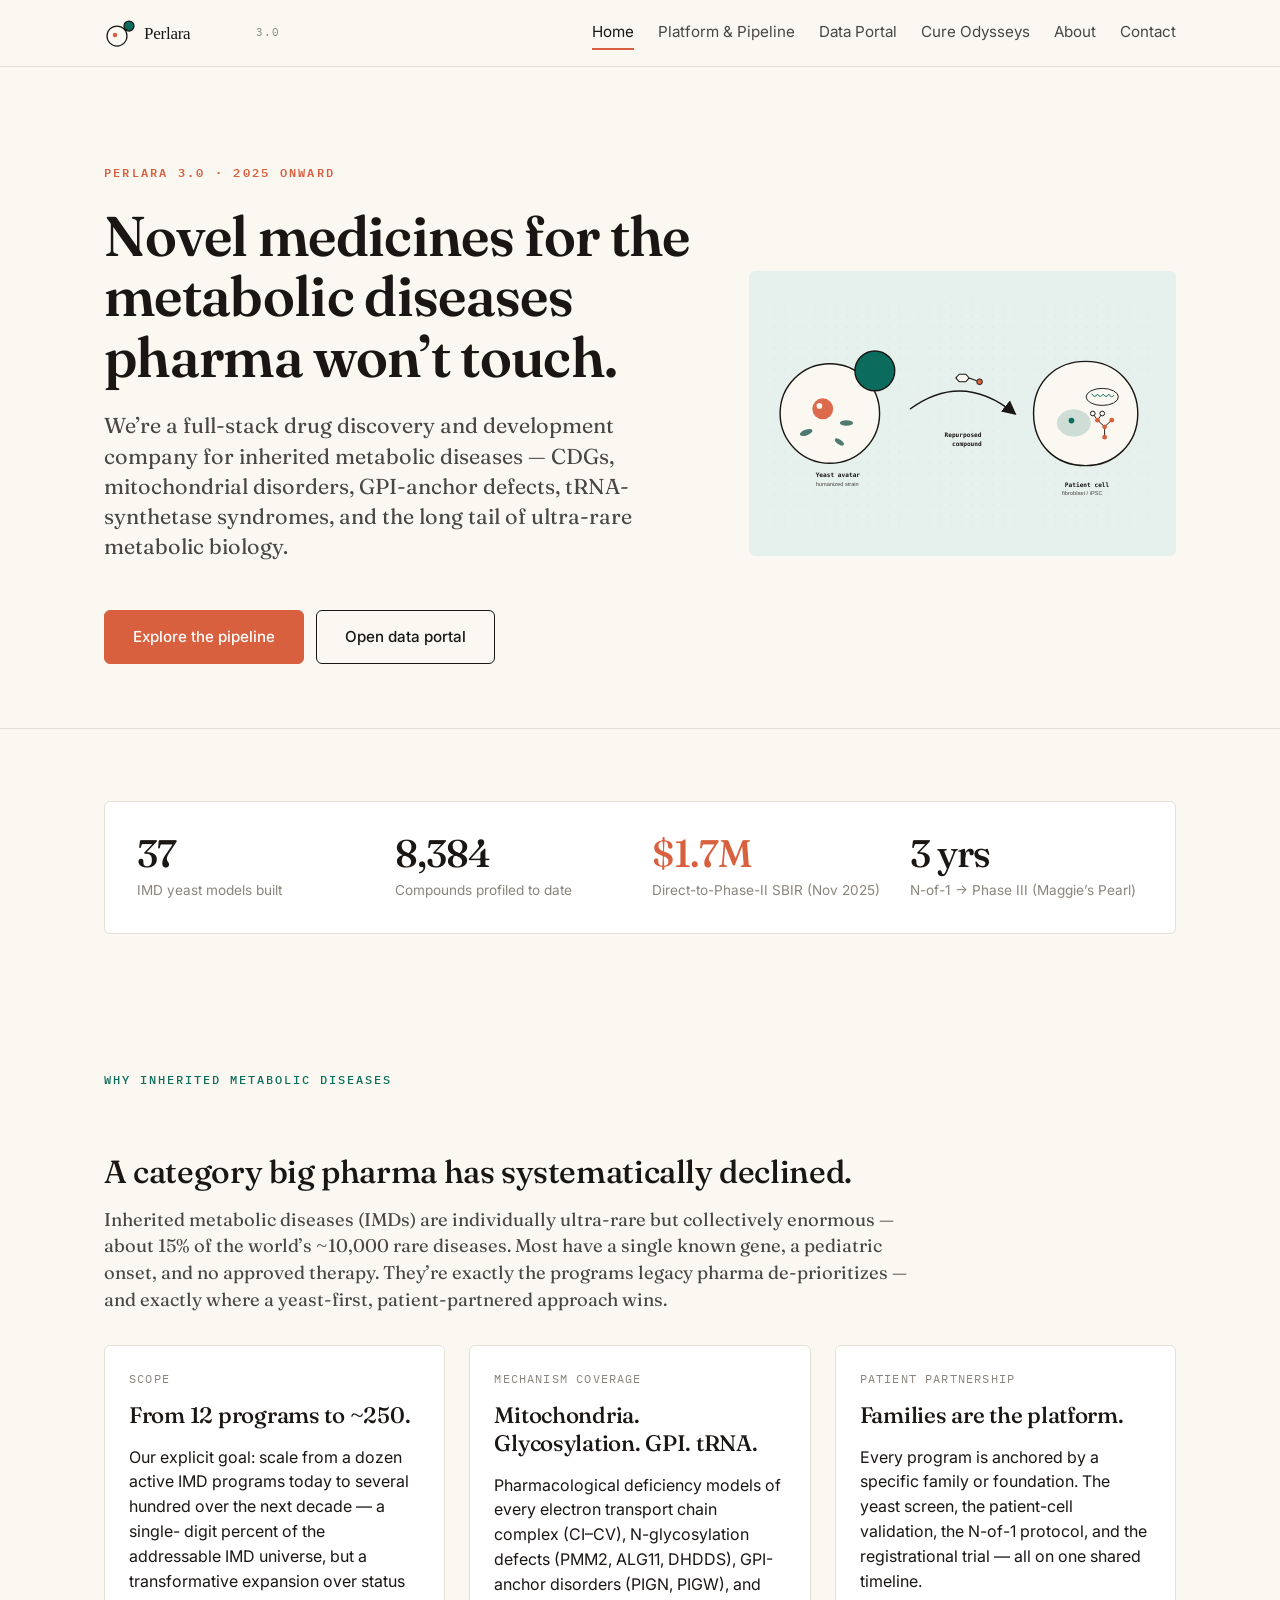
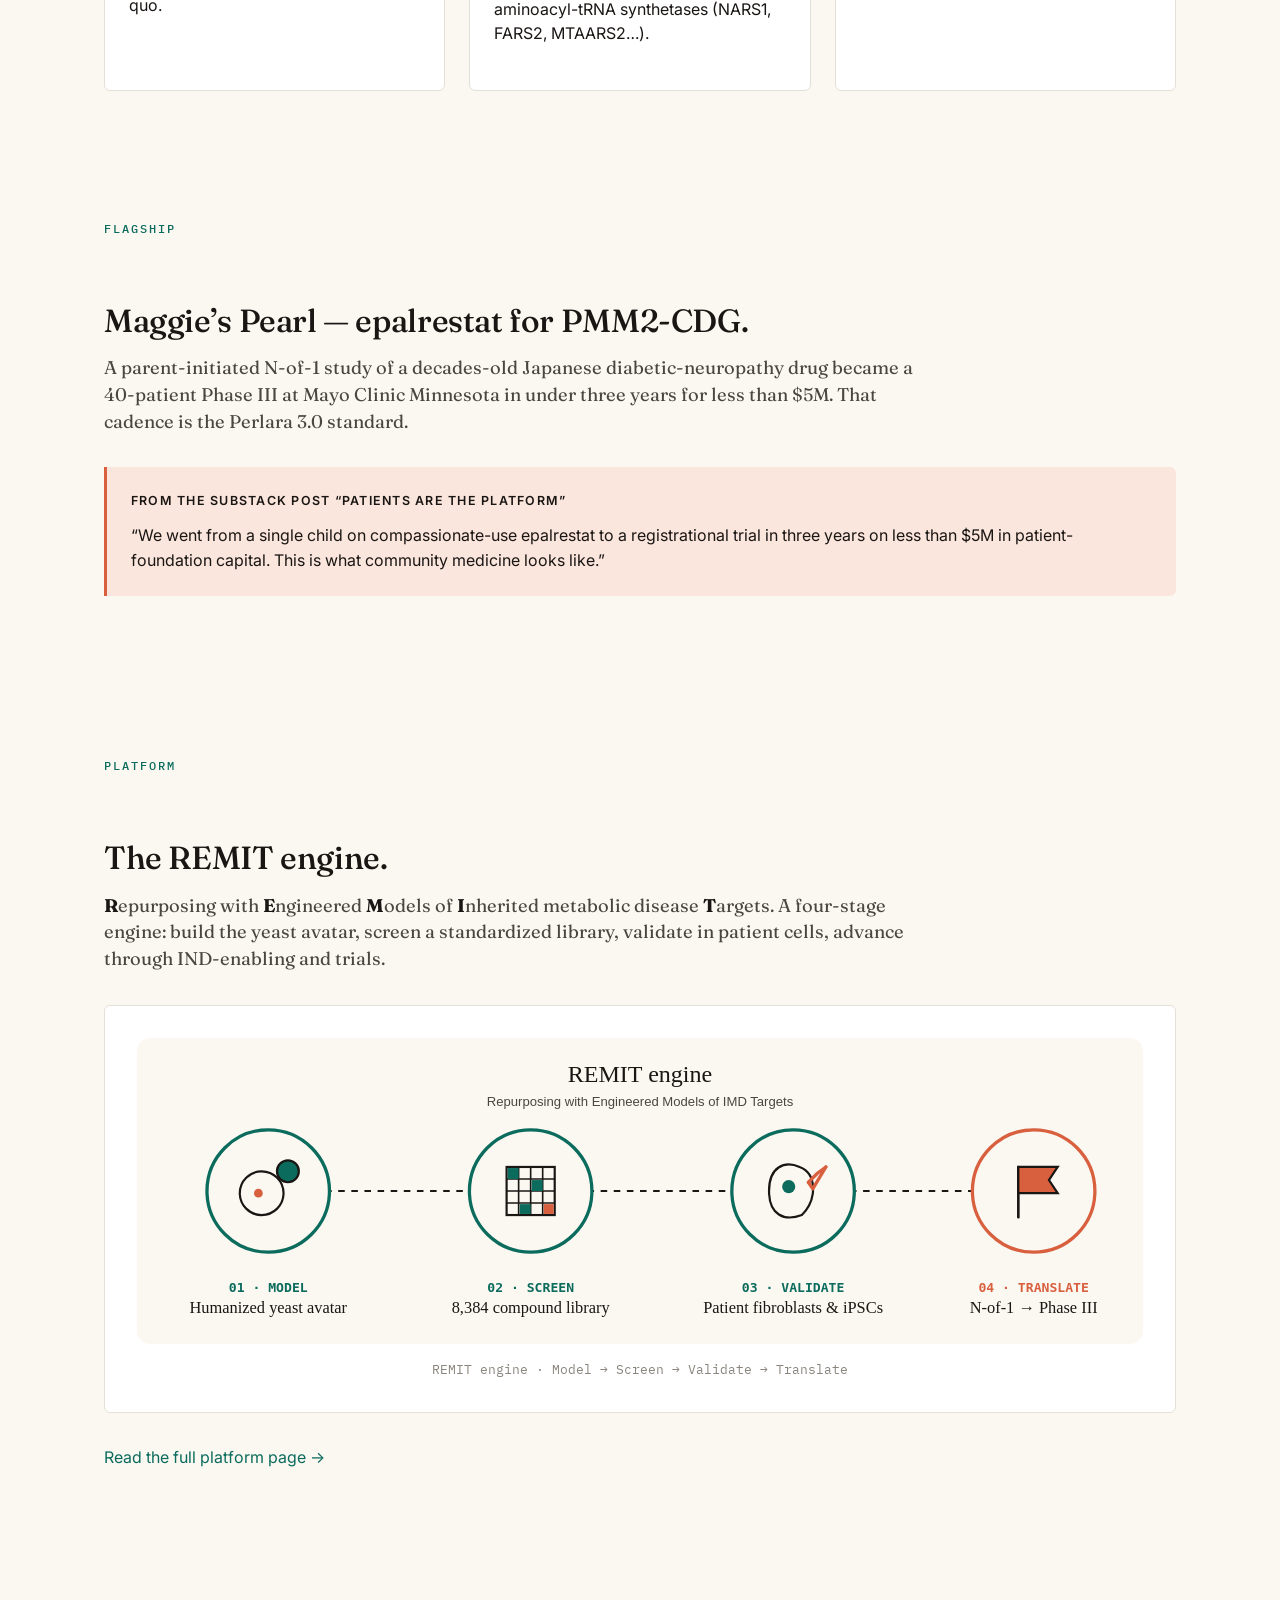
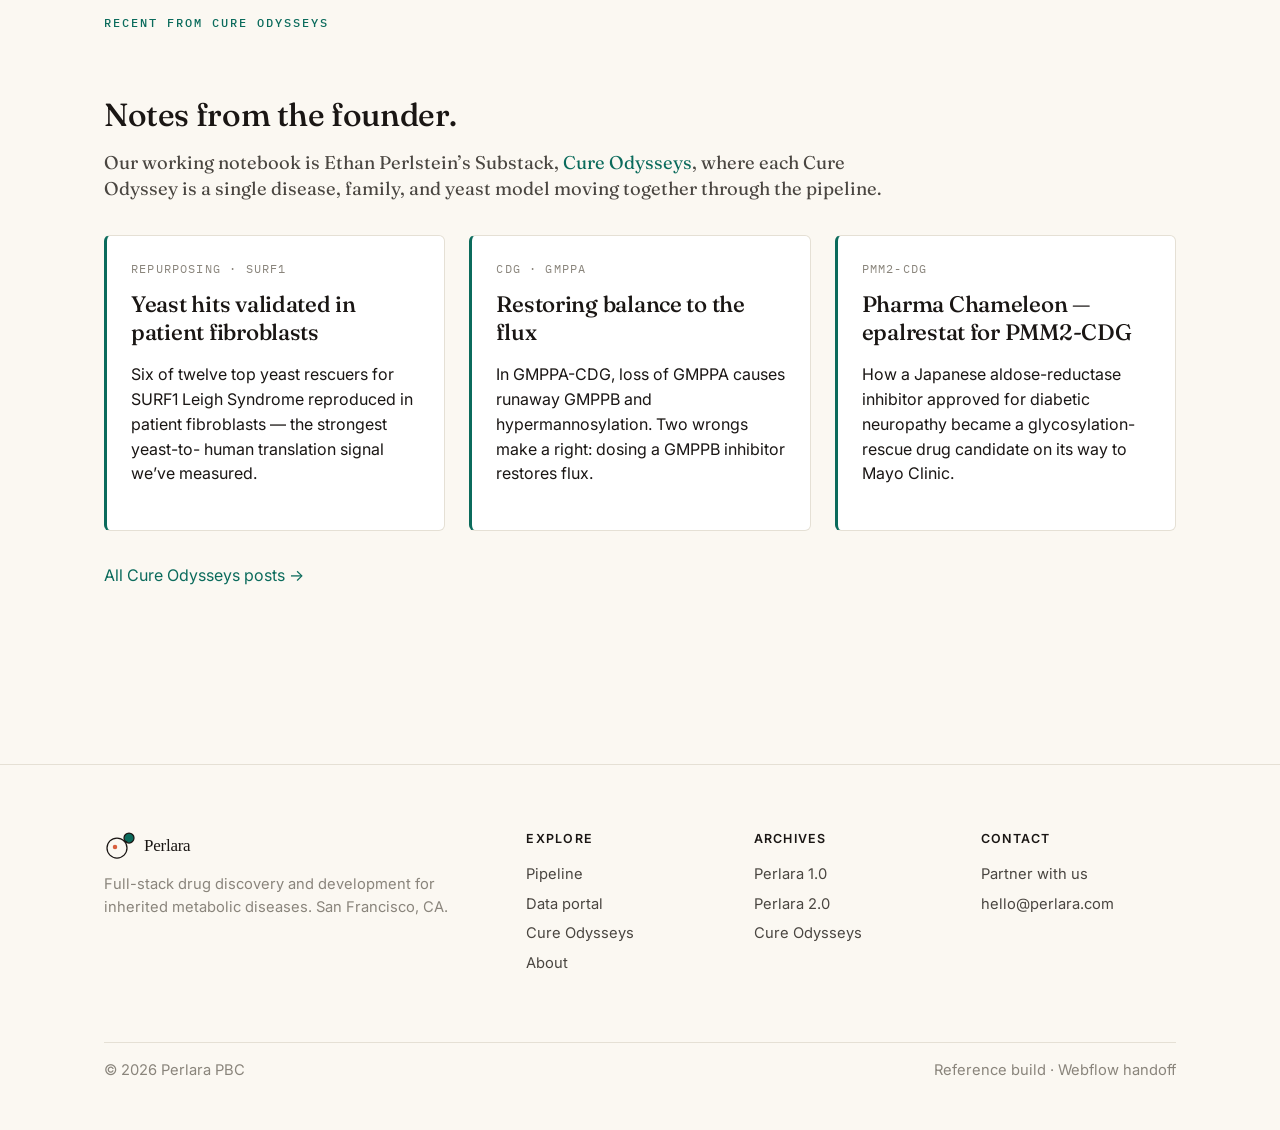
<file: Perlara 3.0 Version A/perlara-3-handoff/reference-site/index.html>
<!doctype html>
<html lang="en">
<head>
<meta charset="utf-8">
<meta name="viewport" content="width=device-width, initial-scale=1">
<title>Perlara — Novel medicines for inherited metabolic diseases</title>
<meta name="description" content="Perlara is a full-stack drug discovery and development company building novel medicines for CDGs, mitochondrial disorders, and other inherited metabolic diseases.">
<link rel="icon" type="image/svg+xml" href="imagery/favicon.svg">
<link rel="stylesheet" href="assets/styles.css">
</head>
<body data-page="home">

<header class="nav">
  <div class="nav-inner">
    <a class="nav-brand" href="index.html" aria-label="Perlara home">
      <img src="imagery/logo-lockup.svg" alt="Perlara" height="32">
      <span class="tag">3.0</span>
    </a>
    <nav class="nav-links" aria-label="primary">
      <a data-nav="home" href="index.html">Home</a>
      <a data-nav="pipeline" href="pipeline.html">Platform &amp; Pipeline</a>
      <a data-nav="data-portal" href="data-portal.html">Data Portal</a>
      <a data-nav="cure-odysseys" href="cure-odysseys.html">Cure Odysseys</a>
      <a data-nav="about" href="about.html">About</a>
      <a data-nav="contact" href="contact.html">Contact</a>
    </nav>
  </div>
</header>

<section class="hero">
  <div class="wrap">
    <div class="hero-grid">
      <div>
        <div class="eyebrow">Perlara 3.0 · 2025 onward</div>
        <h1>Novel medicines for the metabolic diseases pharma won&rsquo;t touch.</h1>
        <p class="lede">
          We&rsquo;re a full-stack drug discovery and development company
          for inherited metabolic diseases &mdash; CDGs, mitochondrial
          disorders, GPI-anchor defects, tRNA-synthetase syndromes,
          and the long tail of ultra-rare metabolic biology.
        </p>
        <div class="cta-row">
          <a class="btn warm" href="pipeline.html">Explore the pipeline</a>
          <a class="btn secondary" href="data-portal.html">Open data portal</a>
        </div>
      </div>
      <div class="hero-art">
        <img src="imagery/hero-yeast-to-human.svg" alt="Yeast avatar to patient cell pipeline">
      </div>
    </div>
  </div>
</section>

<section class="tight">
  <div class="wrap">
    <div class="stats" role="list">
      <div class="stat" role="listitem">
        <div class="num">37</div>
        <div class="label">IMD yeast models built</div>
      </div>
      <div class="stat" role="listitem">
        <div class="num">8,384</div>
        <div class="label">Compounds profiled to date</div>
      </div>
      <div class="stat" role="listitem">
        <div class="num"><em>$1.7M</em></div>
        <div class="label">Direct-to-Phase-II SBIR (Nov 2025)</div>
      </div>
      <div class="stat" role="listitem">
        <div class="num">3 yrs</div>
        <div class="label">N-of-1 → Phase III (Maggie&rsquo;s Pearl)</div>
      </div>
    </div>
  </div>
</section>

<section>
  <div class="wrap">
    <div class="kicker">Why inherited metabolic diseases</div>
    <h2>A category big pharma has systematically declined.</h2>
    <p class="section-lede">
      Inherited metabolic diseases (IMDs) are individually ultra-rare
      but collectively enormous &mdash; about 15% of the world&rsquo;s
      ~10,000 rare diseases. Most have a single known gene, a
      pediatric onset, and no approved therapy. They&rsquo;re exactly the
      programs legacy pharma de-prioritizes &mdash; and exactly where a
      yeast-first, patient-partnered approach wins.
    </p>

    <div class="grid">
      <div class="card">
        <div class="card-meta">Scope</div>
        <h3>From 12 programs to ~250.</h3>
        <p>
          Our explicit goal: scale from a dozen active IMD programs
          today to several hundred over the next decade &mdash; a single-
          digit percent of the addressable IMD universe, but a
          transformative expansion over status quo.
        </p>
      </div>
      <div class="card">
        <div class="card-meta">Mechanism coverage</div>
        <h3>Mitochondria. Glycosylation. GPI. tRNA.</h3>
        <p>
          Pharmacological deficiency models of every electron transport
          chain complex (CI&ndash;CV), N-glycosylation defects (PMM2,
          ALG11, DHDDS), GPI-anchor disorders (PIGN, PIGW), and
          aminoacyl-tRNA synthetases (NARS1, FARS2, MTAARS2&hellip;).
        </p>
      </div>
      <div class="card">
        <div class="card-meta">Patient partnership</div>
        <h3>Families are the platform.</h3>
        <p>
          Every program is anchored by a specific family or foundation.
          The yeast screen, the patient-cell validation, the N-of-1
          protocol, and the registrational trial &mdash; all on one
          shared timeline.
        </p>
      </div>
    </div>
  </div>
</section>

<section>
  <div class="wrap">
    <div class="kicker">Flagship</div>
    <h2>Maggie&rsquo;s Pearl &mdash; epalrestat for PMM2-CDG.</h2>
    <p class="section-lede">
      A parent-initiated N-of-1 study of a decades-old Japanese
      diabetic-neuropathy drug became a 40-patient Phase III at Mayo
      Clinic Minnesota in under three years for less than $5M. That
      cadence is the Perlara 3.0 standard.
    </p>
    <div class="callout warm">
      <h4>From the Substack post &ldquo;Patients are the platform&rdquo;</h4>
      <p style="margin-bottom: 0;">
        &ldquo;We went from a single child on compassionate-use epalrestat
        to a registrational trial in three years on less than $5M in
        patient-foundation capital. This is what community medicine
        looks like.&rdquo;
      </p>
    </div>
  </div>
</section>

<section>
  <div class="wrap">
    <div class="kicker">Platform</div>
    <h2>The REMIT engine.</h2>
    <p class="section-lede">
      <strong>R</strong>epurposing with <strong>E</strong>ngineered
      <strong>M</strong>odels of <strong>I</strong>nherited metabolic
      disease <strong>T</strong>argets. A four-stage engine: build the
      yeast avatar, screen a standardized library, validate in patient
      cells, advance through IND-enabling and trials.
    </p>
    <div class="illustration">
      <img src="imagery/remit-engine.svg" alt="REMIT engine — four stages: Model, Screen, Validate, Translate">
      <div class="caption">REMIT engine · Model → Screen → Validate → Translate</div>
    </div>
    <p style="margin-top: var(--s-5);">
      <a href="pipeline.html">Read the full platform page →</a>
    </p>
  </div>
</section>

<section>
  <div class="wrap">
    <div class="kicker">Recent from Cure Odysseys</div>
    <h2>Notes from the founder.</h2>
    <p class="section-lede">
      Our working notebook is Ethan Perlstein&rsquo;s Substack,
      <a href="https://www.cureodysseys.com" target="_blank" rel="noopener">Cure Odysseys</a>,
      where each Cure Odyssey is a single disease, family, and yeast
      model moving together through the pipeline.
    </p>
    <div class="grid">
      <div class="card accent">
        <div class="card-meta">Repurposing · SURF1</div>
        <h3>Yeast hits validated in patient fibroblasts</h3>
        <p>
          Six of twelve top yeast rescuers for SURF1 Leigh Syndrome
          reproduced in patient fibroblasts &mdash; the strongest yeast-to-
          human translation signal we&rsquo;ve measured.
        </p>
      </div>
      <div class="card accent">
        <div class="card-meta">CDG · GMPPA</div>
        <h3>Restoring balance to the flux</h3>
        <p>
          In GMPPA-CDG, loss of GMPPA causes runaway GMPPB and
          hypermannosylation. Two wrongs make a right: dosing a GMPPB
          inhibitor restores flux.
        </p>
      </div>
      <div class="card accent">
        <div class="card-meta">PMM2-CDG</div>
        <h3>Pharma Chameleon &mdash; epalrestat for PMM2-CDG</h3>
        <p>
          How a Japanese aldose-reductase inhibitor approved for
          diabetic neuropathy became a glycosylation-rescue drug
          candidate on its way to Mayo Clinic.
        </p>
      </div>
    </div>
    <p style="margin-top: var(--s-6);">
      <a href="cure-odysseys.html">All Cure Odysseys posts →</a>
    </p>
  </div>
</section>

<footer class="footer">
  <div class="wrap">
    <div class="footer-grid">
      <div>
        <div class="brand-row">
          <img src="imagery/logo-lockup.svg" alt="Perlara" height="32">
        </div>
        <p style="margin-bottom: 0;">
          Full-stack drug discovery and development for inherited
          metabolic diseases. San Francisco, CA.
        </p>
      </div>
      <div>
        <h4>Explore</h4>
        <p style="line-height: 2;">
          <a href="pipeline.html">Pipeline</a><br>
          <a href="data-portal.html">Data portal</a><br>
          <a href="cure-odysseys.html">Cure Odysseys</a><br>
          <a href="about.html">About</a>
        </p>
      </div>
      <div>
        <h4>Archives</h4>
        <p style="line-height: 2;">
          <a href="https://archive.perlara.com" target="_blank" rel="noopener">Perlara 1.0</a><br>
          <a href="archive-2.0.html">Perlara 2.0</a><br>
          <a href="https://www.cureodysseys.com" target="_blank" rel="noopener">Cure Odysseys</a>
        </p>
      </div>
      <div>
        <h4>Contact</h4>
        <p style="line-height: 2;">
          <a href="contact.html">Partner with us</a><br>
          <a href="mailto:hello@perlara.com">hello@perlara.com</a>
        </p>
      </div>
    </div>
    <div class="footer-bottom">
      <span>&copy; 2026 Perlara PBC</span>
      <span>Reference build · Webflow handoff</span>
    </div>
  </div>
</footer>

<script src="assets/site.js"></script>
</body>
</html>
</file>
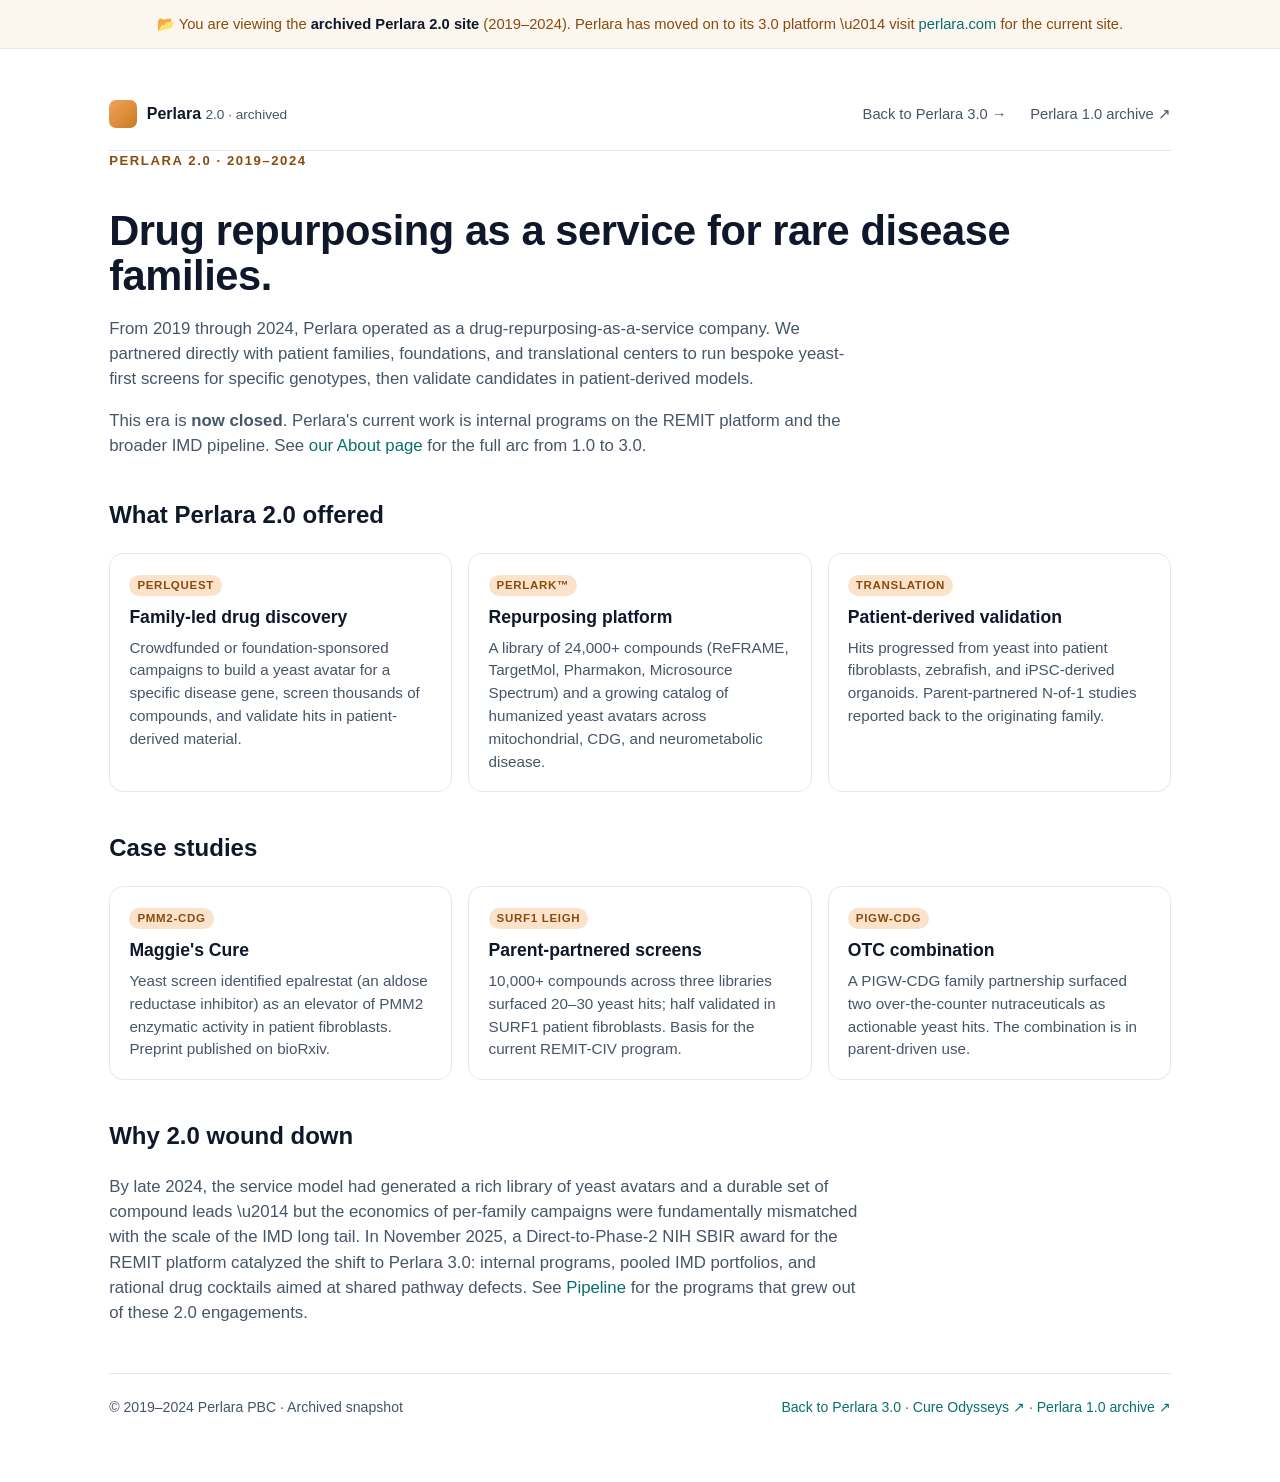
<file: Perlara 3.0 Version A/perlara-3-handoff/reference-site/2.0-archive/index.html>
<!doctype html>
<html lang="en">
<head>
<meta charset="utf-8" />
<meta name="viewport" content="width=device-width,initial-scale=1" />
<title>Perlara 2.0 · Archive</title>
<meta name="description" content="Archived snapshot of Perlara 2.0 (2019–2024): drug repurposing as a service." />
<style>
  :root{
    --amber:#F4A259; --amber-dk:#8A4B0F; --cream:#FBF6EE;
    --ink:#0F172A; --muted:#475569; --hair:#E2E8F0;
    --teal:#0B6E6E; --teal-dk:#064B4B;
  }
  *{box-sizing:border-box}
  html,body{margin:0;padding:0;background:#fff;color:var(--ink);
    font-family:'Inter','IBM Plex Sans',-apple-system,sans-serif;line-height:1.5}
  a{color:var(--teal);text-decoration:none;border-bottom:1px solid transparent}
  a:hover{border-bottom-color:var(--teal)}
  .banner{background:var(--cream);border-bottom:1px solid var(--hair);
    padding:.8rem 1.2rem;font-size:.92rem;color:var(--amber-dk);text-align:center}
  .banner strong{color:var(--ink)}
  .wrap{max-width:1100px;margin:0 auto;padding:2rem 1.2rem 4rem}
  .nav{display:flex;align-items:center;justify-content:space-between;
    padding-top:1.2rem;padding-bottom:1.4rem;border-bottom:1px solid var(--hair)}
  .brand{font-weight:700;display:flex;gap:.6rem;align-items:center}
  .brand .logo{width:28px;height:28px;border-radius:7px;
    background:linear-gradient(135deg,var(--amber),#C87A22);position:relative}
  .brand .ver{color:var(--muted);font-weight:500;font-size:.85rem}
  .nav a{margin-left:1.2rem;color:var(--muted);font-size:.92rem}
  h1{font-size:2.6rem;line-height:1.08;letter-spacing:-0.01em;margin:2.4rem 0 1rem}
  h2{font-size:1.5rem;margin-top:2.4rem}
  .eyebrow{color:var(--amber-dk);letter-spacing:.12em;font-weight:600;
    text-transform:uppercase;font-size:.82rem}
  .sub{color:var(--muted);max-width:760px;font-size:1.05rem}
  .grid{display:grid;gap:1rem;margin-top:1.2rem}
  .grid.c3{grid-template-columns:repeat(3,1fr)}
  .card{border:1px solid var(--hair);border-radius:14px;padding:1.1rem 1.2rem;
    background:#fff}
  .card .tag{display:inline-block;background:#FBE3CB;color:var(--amber-dk);
    padding:2px 8px;border-radius:999px;font-size:.72rem;font-weight:700;
    letter-spacing:.06em;text-transform:uppercase}
  .card h3{margin:.5rem 0 .4rem;font-size:1.1rem}
  .card p{color:var(--muted);margin:0;font-size:.95rem}
  .foot{margin-top:3rem;padding-top:1.4rem;border-top:1px solid var(--hair);
    color:var(--muted);font-size:.88rem;display:flex;justify-content:space-between;
    flex-wrap:wrap;gap:1rem}
  @media (max-width:820px){.grid.c3{grid-template-columns:1fr}h1{font-size:2rem}}
</style>
</head>
<body>

<div class="banner">
  📂 You are viewing the <strong>archived Perlara 2.0 site</strong> (2019–2024).
  Perlara has moved on to its 3.0 platform \u2014 visit
  <a href="../">perlara.com</a> for the current site.
</div>

<div class="wrap">

<header class="nav">
  <div class="brand">
    <div class="logo"></div>
    <div>Perlara <span class="ver">2.0 · archived</span></div>
  </div>
  <nav>
    <a href="../">Back to Perlara 3.0 →</a>
    <a href="https://archive.perlara.com" target="_blank">Perlara 1.0 archive ↗</a>
  </nav>
</header>

<section>
  <div class="eyebrow">Perlara 2.0 · 2019–2024</div>
  <h1>Drug repurposing as a service for rare disease families.</h1>
  <p class="sub">
    From 2019 through 2024, Perlara operated as a drug-repurposing-as-a-service
    company. We partnered directly with patient families, foundations, and
    translational centers to run bespoke yeast-first screens for specific genotypes,
    then validate candidates in patient-derived models.
  </p>
  <p class="sub">
    This era is <strong>now closed</strong>. Perlara's current work is internal
    programs on the REMIT platform and the broader IMD pipeline. See
    <a href="../About">our About page</a> for the full arc from 1.0 to 3.0.
  </p>
</section>

<section>
  <h2>What Perlara 2.0 offered</h2>
  <div class="grid c3">
    <div class="card">
      <div class="tag">PerlQuest</div>
      <h3>Family-led drug discovery</h3>
      <p>Crowdfunded or foundation-sponsored campaigns to build a yeast avatar for
      a specific disease gene, screen thousands of compounds, and validate hits in
      patient-derived material.</p>
    </div>
    <div class="card">
      <div class="tag">PerlArk™</div>
      <h3>Repurposing platform</h3>
      <p>A library of 24,000+ compounds (ReFRAME, TargetMol, Pharmakon, Microsource
      Spectrum) and a growing catalog of humanized yeast avatars across mitochondrial,
      CDG, and neurometabolic disease.</p>
    </div>
    <div class="card">
      <div class="tag">Translation</div>
      <h3>Patient-derived validation</h3>
      <p>Hits progressed from yeast into patient fibroblasts, zebrafish, and iPSC-derived
      organoids. Parent-partnered N-of-1 studies reported back to the originating
      family.</p>
    </div>
  </div>
</section>

<section>
  <h2>Case studies</h2>
  <div class="grid c3">
    <div class="card">
      <div class="tag">PMM2-CDG</div>
      <h3>Maggie's Cure</h3>
      <p>Yeast screen identified epalrestat (an aldose reductase inhibitor) as an
      elevator of PMM2 enzymatic activity in patient fibroblasts. Preprint published
      on bioRxiv.</p>
    </div>
    <div class="card">
      <div class="tag">SURF1 Leigh</div>
      <h3>Parent-partnered screens</h3>
      <p>10,000+ compounds across three libraries surfaced 20–30 yeast hits; half
      validated in SURF1 patient fibroblasts. Basis for the current REMIT-CIV
      program.</p>
    </div>
    <div class="card">
      <div class="tag">PIGW-CDG</div>
      <h3>OTC combination</h3>
      <p>A PIGW-CDG family partnership surfaced two over-the-counter nutraceuticals
      as actionable yeast hits. The combination is in parent-driven use.</p>
    </div>
  </div>
</section>

<section>
  <h2>Why 2.0 wound down</h2>
  <p class="sub">
    By late 2024, the service model had generated a rich library of yeast avatars and
    a durable set of compound leads \u2014 but the economics of per-family campaigns
    were fundamentally mismatched with the scale of the IMD long tail. In November
    2025, a Direct-to-Phase-2 NIH SBIR award for the REMIT platform catalyzed the
    shift to Perlara 3.0: internal programs, pooled IMD portfolios, and rational
    drug cocktails aimed at shared pathway defects. See
    <a href="../Pipeline">Pipeline</a> for the programs that grew out of these
    2.0 engagements.
  </p>
</section>

<footer class="foot">
  <div>© 2019–2024 Perlara PBC · Archived snapshot</div>
  <div>
    <a href="../">Back to Perlara 3.0</a> ·
    <a href="https://perlara.substack.com" target="_blank">Cure Odysseys ↗</a> ·
    <a href="https://archive.perlara.com" target="_blank">Perlara 1.0 archive ↗</a>
  </div>
</footer>

</div>
</body>
</html>
</file>
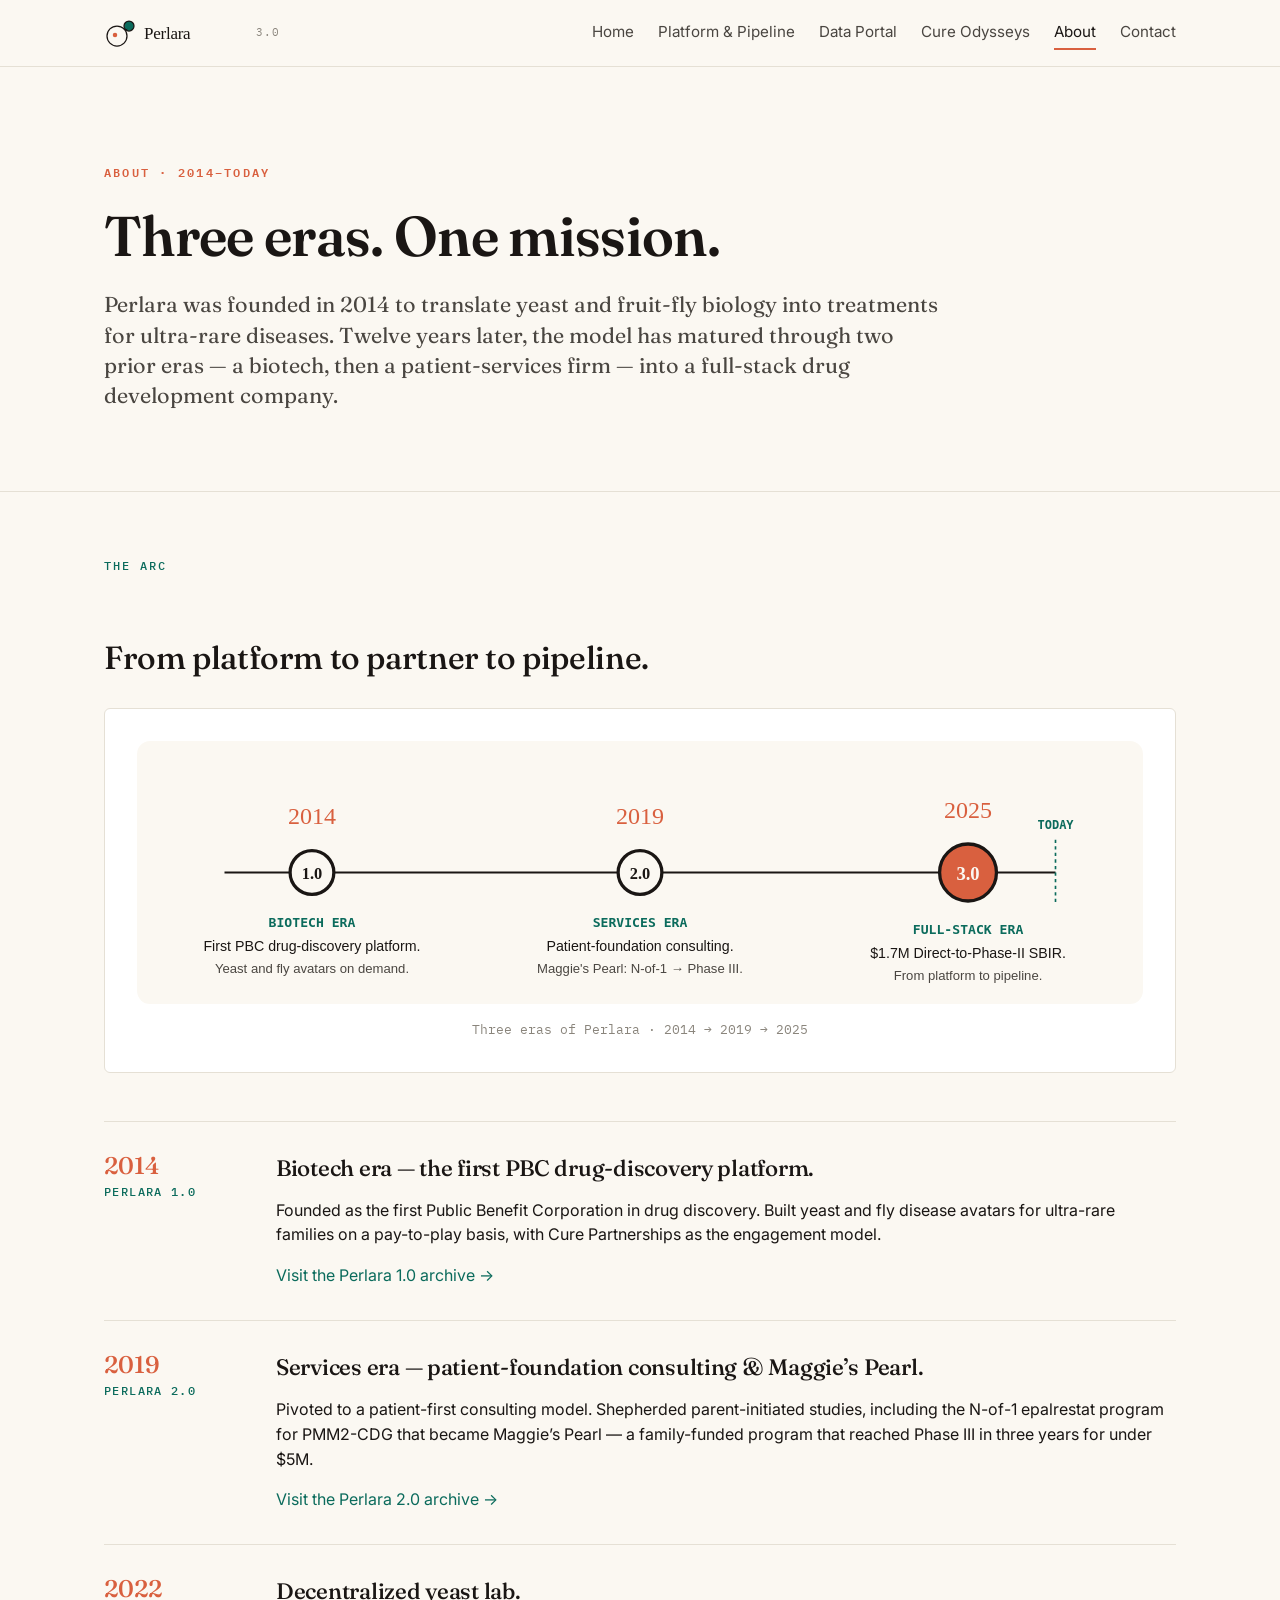
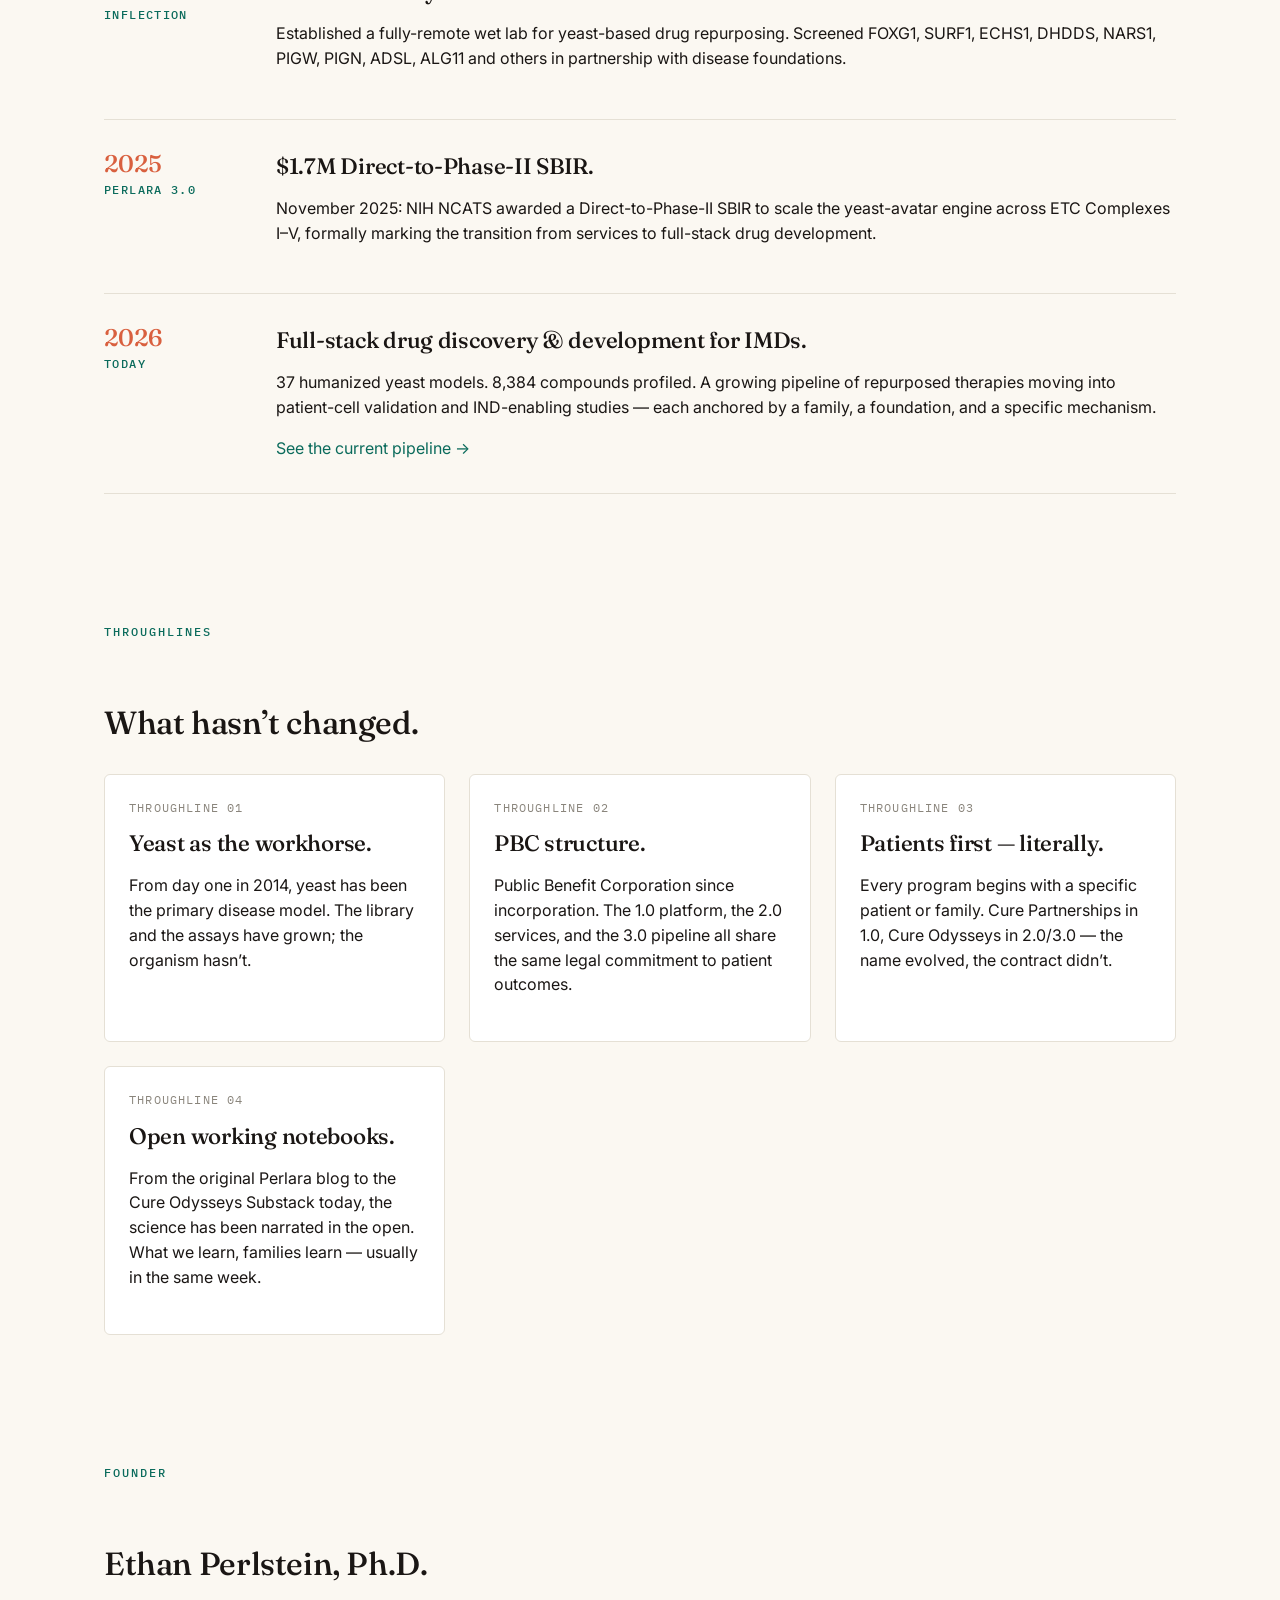
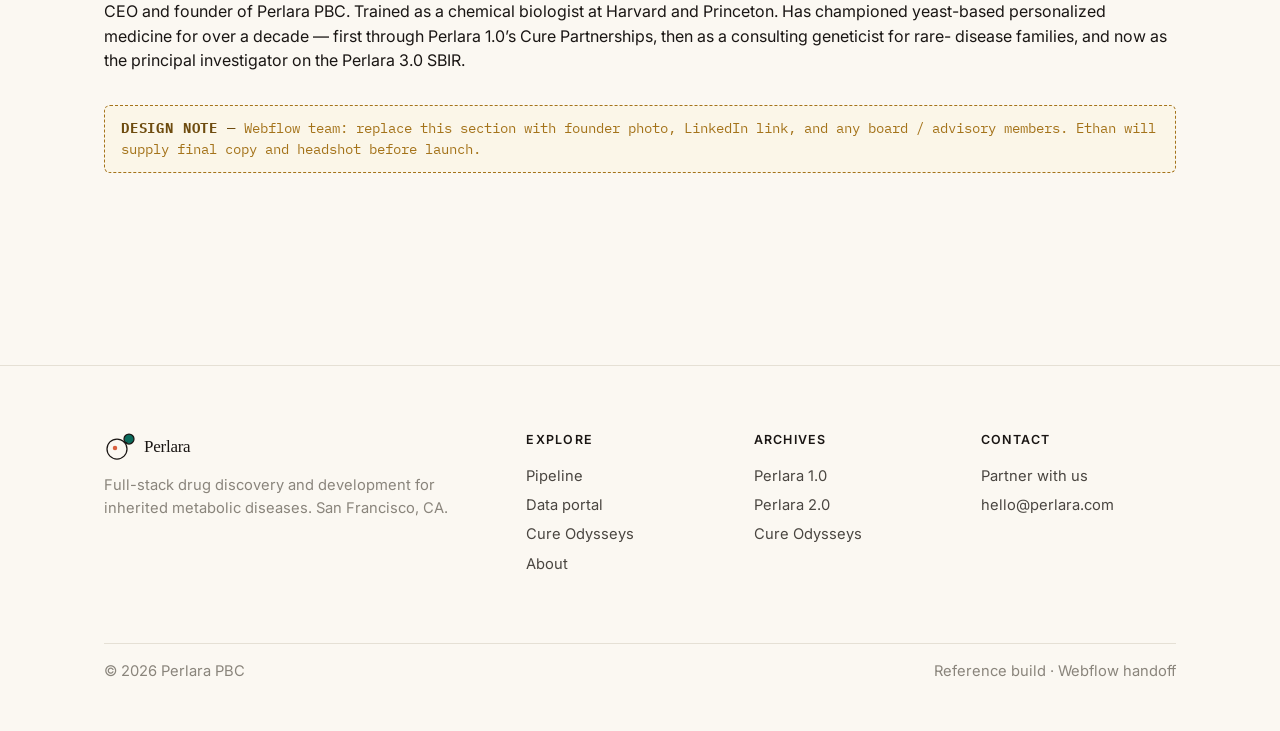
<file: Perlara 3.0 Version A/perlara-3-handoff/reference-site/about.html>
<!doctype html>
<html lang="en">
<head>
<meta charset="utf-8">
<meta name="viewport" content="width=device-width, initial-scale=1">
<title>About · Perlara</title>
<meta name="description" content="The arc of Perlara from 2014 to today — three eras, one mission: treatments for every patient with an inherited metabolic disease.">
<link rel="icon" type="image/svg+xml" href="imagery/favicon.svg">
<link rel="stylesheet" href="assets/styles.css">
</head>
<body data-page="about">

<header class="nav">
  <div class="nav-inner">
    <a class="nav-brand" href="index.html" aria-label="Perlara home">
      <img src="imagery/logo-lockup.svg" alt="Perlara" height="32">
      <span class="tag">3.0</span>
    </a>
    <nav class="nav-links" aria-label="primary">
      <a data-nav="home" href="index.html">Home</a>
      <a data-nav="pipeline" href="pipeline.html">Platform &amp; Pipeline</a>
      <a data-nav="data-portal" href="data-portal.html">Data Portal</a>
      <a data-nav="cure-odysseys" href="cure-odysseys.html">Cure Odysseys</a>
      <a data-nav="about" href="about.html">About</a>
      <a data-nav="contact" href="contact.html">Contact</a>
    </nav>
  </div>
</header>

<section class="hero">
  <div class="wrap">
    <div class="eyebrow">About · 2014–today</div>
    <h1>Three eras. One mission.</h1>
    <p class="lede">
      Perlara was founded in 2014 to translate yeast and fruit-fly
      biology into treatments for ultra-rare diseases. Twelve years
      later, the model has matured through two prior eras &mdash; a
      biotech, then a patient-services firm &mdash; into a full-stack
      drug development company.
    </p>
  </div>
</section>

<section>
  <div class="wrap">
    <div class="kicker">The arc</div>
    <h2>From platform to partner to pipeline.</h2>

    <div class="illustration">
      <img src="imagery/three-eras-timeline.svg" alt="Perlara timeline: 1.0 (2014), 2.0 (2019), 3.0 (2025)">
      <div class="caption">Three eras of Perlara · 2014 → 2019 → 2025</div>
    </div>

    <div class="timeline">

      <div class="t-item">
        <div class="t-year">2014<small>Perlara 1.0</small></div>
        <div>
          <h3>Biotech era &mdash; the first PBC drug-discovery platform.</h3>
          <p>
            Founded as the first Public Benefit Corporation in drug
            discovery. Built yeast and fly disease avatars for
            ultra-rare families on a pay-to-play basis, with Cure
            Partnerships as the engagement model.
          </p>
          <p style="margin-bottom: 0;">
            <a href="https://archive.perlara.com" target="_blank" rel="noopener">
              Visit the Perlara 1.0 archive →
            </a>
          </p>
        </div>
      </div>

      <div class="t-item">
        <div class="t-year">2019<small>Perlara 2.0</small></div>
        <div>
          <h3>Services era &mdash; patient-foundation consulting &amp; Maggie&rsquo;s Pearl.</h3>
          <p>
            Pivoted to a patient-first consulting model. Shepherded
            parent-initiated studies, including the N-of-1 epalrestat
            program for PMM2-CDG that became Maggie&rsquo;s Pearl &mdash;
            a family-funded program that reached Phase III in three
            years for under $5M.
          </p>
          <p style="margin-bottom: 0;">
            <a href="archive-2.0.html">Visit the Perlara 2.0 archive →</a>
          </p>
        </div>
      </div>

      <div class="t-item">
        <div class="t-year">2022<small>Inflection</small></div>
        <div>
          <h3>Decentralized yeast lab.</h3>
          <p>
            Established a fully-remote wet lab for yeast-based drug
            repurposing. Screened FOXG1, SURF1, ECHS1, DHDDS, NARS1,
            PIGW, PIGN, ADSL, ALG11 and others in partnership with
            disease foundations.
          </p>
        </div>
      </div>

      <div class="t-item">
        <div class="t-year">2025<small>Perlara 3.0</small></div>
        <div>
          <h3>$1.7M Direct-to-Phase-II SBIR.</h3>
          <p>
            November 2025: NIH NCATS awarded a Direct-to-Phase-II SBIR
            to scale the yeast-avatar engine across ETC Complexes
            I&ndash;V, formally marking the transition from services to
            full-stack drug development.
          </p>
        </div>
      </div>

      <div class="t-item">
        <div class="t-year">2026<small>Today</small></div>
        <div>
          <h3>Full-stack drug discovery &amp; development for IMDs.</h3>
          <p>
            37 humanized yeast models. 8,384 compounds profiled. A
            growing pipeline of repurposed therapies moving into
            patient-cell validation and IND-enabling studies &mdash;
            each anchored by a family, a foundation, and a specific
            mechanism.
          </p>
          <p style="margin-bottom: 0;">
            <a href="pipeline.html">See the current pipeline →</a>
          </p>
        </div>
      </div>

    </div>
  </div>
</section>

<section>
  <div class="wrap">
    <div class="kicker">Throughlines</div>
    <h2>What hasn&rsquo;t changed.</h2>
    <div class="grid">
      <div class="card">
        <div class="card-meta">Throughline 01</div>
        <h3>Yeast as the workhorse.</h3>
        <p>
          From day one in 2014, yeast has been the primary disease
          model. The library and the assays have grown; the organism
          hasn&rsquo;t.
        </p>
      </div>
      <div class="card">
        <div class="card-meta">Throughline 02</div>
        <h3>PBC structure.</h3>
        <p>
          Public Benefit Corporation since incorporation. The 1.0
          platform, the 2.0 services, and the 3.0 pipeline all share
          the same legal commitment to patient outcomes.
        </p>
      </div>
      <div class="card">
        <div class="card-meta">Throughline 03</div>
        <h3>Patients first &mdash; literally.</h3>
        <p>
          Every program begins with a specific patient or family. Cure
          Partnerships in 1.0, Cure Odysseys in 2.0/3.0 &mdash; the
          name evolved, the contract didn&rsquo;t.
        </p>
      </div>
      <div class="card">
        <div class="card-meta">Throughline 04</div>
        <h3>Open working notebooks.</h3>
        <p>
          From the original Perlara blog to the Cure Odysseys
          Substack today, the science has been narrated in the open.
          What we learn, families learn &mdash; usually in the same week.
        </p>
      </div>
    </div>
  </div>
</section>

<section>
  <div class="wrap">
    <div class="kicker">Founder</div>
    <h2>Ethan Perlstein, Ph.D.</h2>
    <p>
      CEO and founder of Perlara PBC. Trained as a chemical biologist
      at Harvard and Princeton. Has championed yeast-based personalized
      medicine for over a decade &mdash; first through Perlara 1.0&rsquo;s
      Cure Partnerships, then as a consulting geneticist for rare-
      disease families, and now as the principal investigator on the
      Perlara 3.0 SBIR.
    </p>
    <div class="wf-note">
      Webflow team: replace this section with founder photo, LinkedIn
      link, and any board / advisory members. Ethan will supply final
      copy and headshot before launch.
    </div>
  </div>
</section>

<footer class="footer">
  <div class="wrap">
    <div class="footer-grid">
      <div>
        <div class="brand-row">
          <img src="imagery/logo-lockup.svg" alt="Perlara" height="32">
        </div>
        <p style="margin-bottom: 0;">
          Full-stack drug discovery and development for inherited
          metabolic diseases. San Francisco, CA.
        </p>
      </div>
      <div>
        <h4>Explore</h4>
        <p style="line-height: 2;">
          <a href="pipeline.html">Pipeline</a><br>
          <a href="data-portal.html">Data portal</a><br>
          <a href="cure-odysseys.html">Cure Odysseys</a><br>
          <a href="about.html">About</a>
        </p>
      </div>
      <div>
        <h4>Archives</h4>
        <p style="line-height: 2;">
          <a href="https://archive.perlara.com" target="_blank" rel="noopener">Perlara 1.0</a><br>
          <a href="archive-2.0.html">Perlara 2.0</a><br>
          <a href="https://www.cureodysseys.com" target="_blank" rel="noopener">Cure Odysseys</a>
        </p>
      </div>
      <div>
        <h4>Contact</h4>
        <p style="line-height: 2;">
          <a href="contact.html">Partner with us</a><br>
          <a href="mailto:hello@perlara.com">hello@perlara.com</a>
        </p>
      </div>
    </div>
    <div class="footer-bottom">
      <span>&copy; 2026 Perlara PBC</span>
      <span>Reference build · Webflow handoff</span>
    </div>
  </div>
</footer>

<script src="assets/site.js"></script>
</body>
</html>
</file>
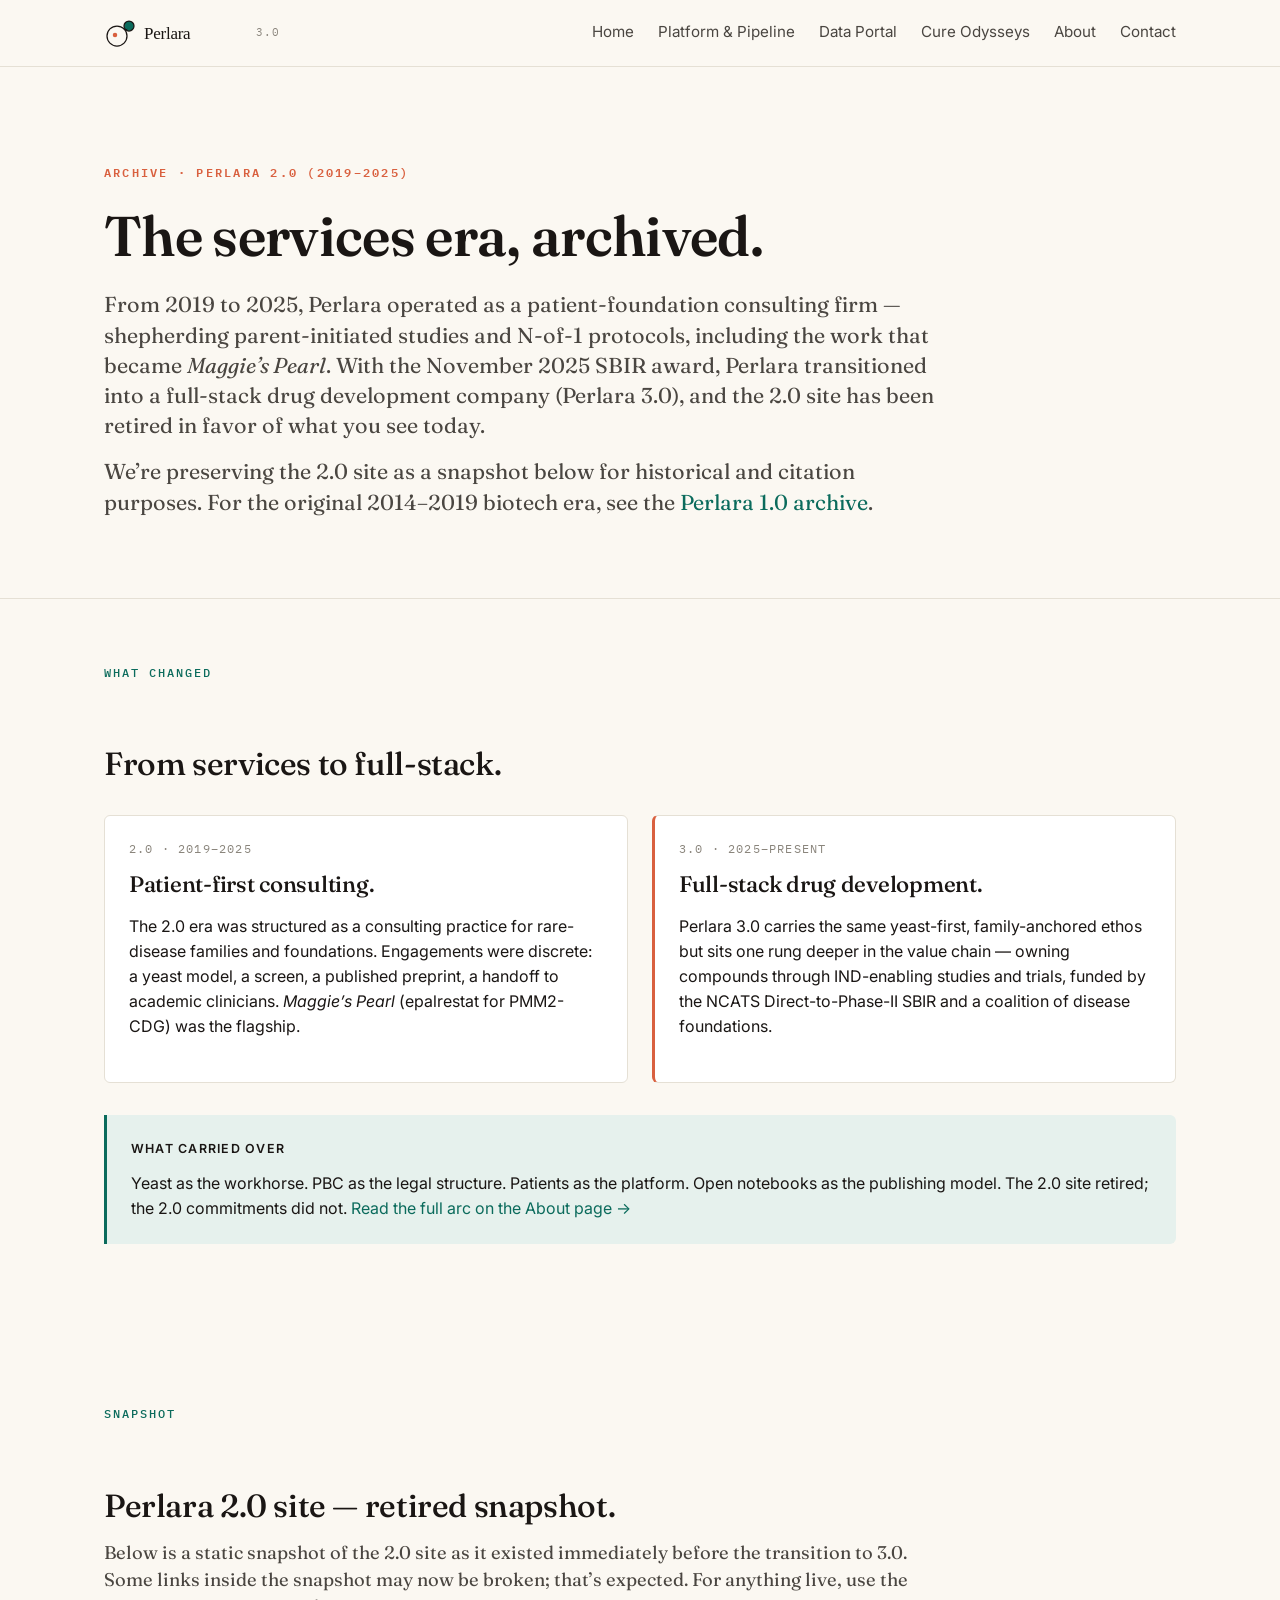
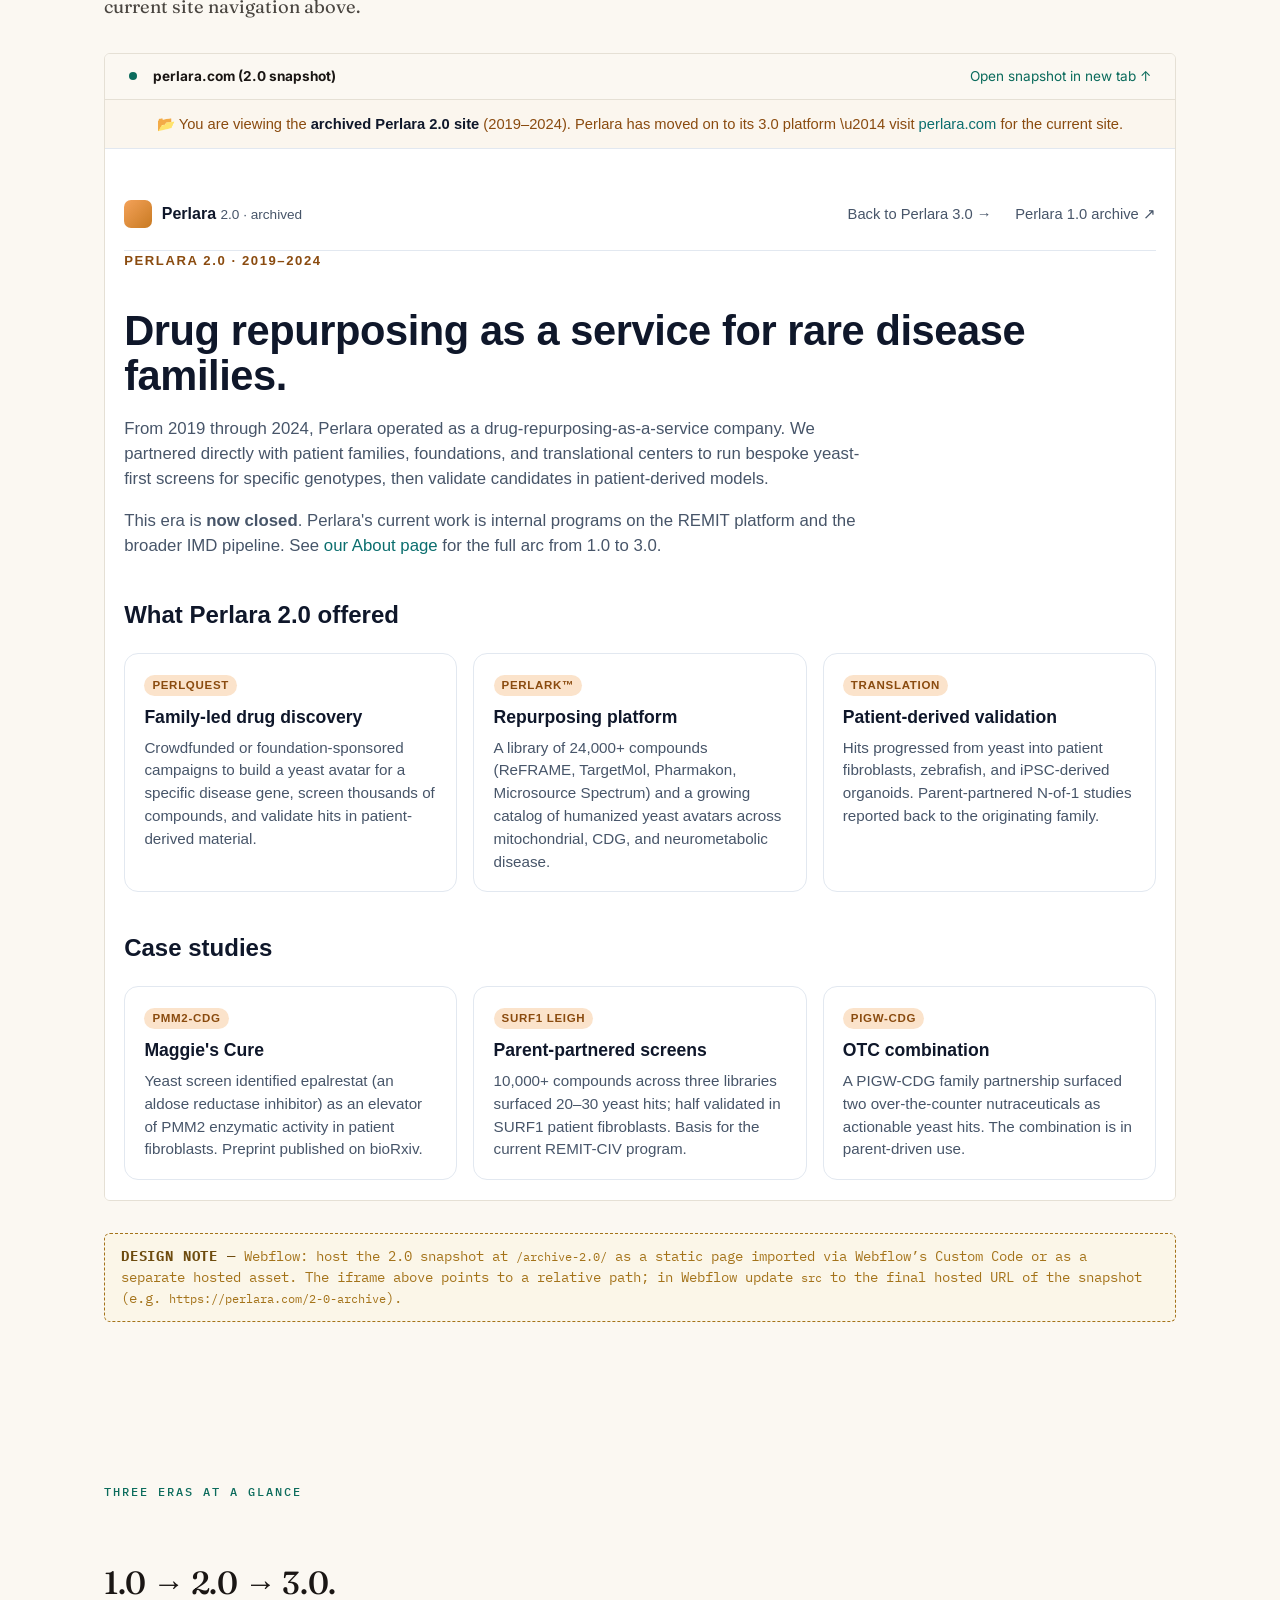
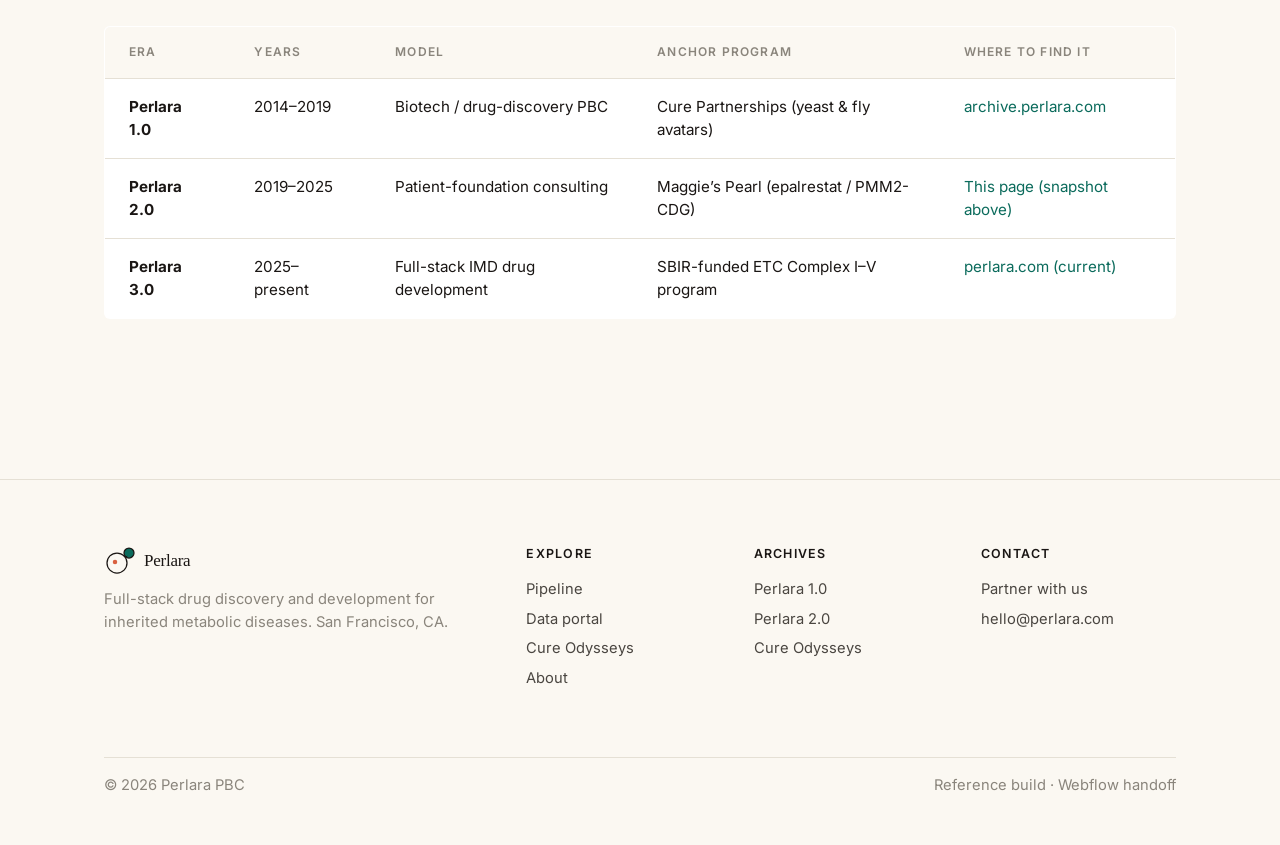
<file: Perlara 3.0 Version A/perlara-3-handoff/reference-site/archive-2.0.html>
<!doctype html>
<html lang="en">
<head>
<meta charset="utf-8">
<meta name="viewport" content="width=device-width, initial-scale=1">
<title>Perlara 2.0 archive · Perlara</title>
<meta name="description" content="Perlara 2.0 (2019–2025) — the patient-foundation services era, archived. Read the snapshot of the Maggie's Pearl–era site that preceded Perlara 3.0.">
<link rel="icon" type="image/svg+xml" href="imagery/favicon.svg">
<link rel="stylesheet" href="assets/styles.css">
</head>
<body data-page="archive">

<header class="nav">
  <div class="nav-inner">
    <a class="nav-brand" href="index.html" aria-label="Perlara home">
      <img src="imagery/logo-lockup.svg" alt="Perlara" height="32">
      <span class="tag">3.0</span>
    </a>
    <nav class="nav-links" aria-label="primary">
      <a data-nav="home" href="index.html">Home</a>
      <a data-nav="pipeline" href="pipeline.html">Platform &amp; Pipeline</a>
      <a data-nav="data-portal" href="data-portal.html">Data Portal</a>
      <a data-nav="cure-odysseys" href="cure-odysseys.html">Cure Odysseys</a>
      <a data-nav="about" href="about.html">About</a>
      <a data-nav="contact" href="contact.html">Contact</a>
    </nav>
  </div>
</header>

<section class="hero">
  <div class="wrap">
    <div class="eyebrow">Archive · Perlara 2.0 (2019&ndash;2025)</div>
    <h1>The services era, archived.</h1>
    <p class="lede">
      From 2019 to 2025, Perlara operated as a patient-foundation
      consulting firm &mdash; shepherding parent-initiated studies and
      N-of-1 protocols, including the work that became
      <em>Maggie&rsquo;s Pearl</em>. With the November 2025 SBIR award,
      Perlara transitioned into a full-stack drug development company
      (Perlara 3.0), and the 2.0 site has been retired in favor of
      what you see today.
    </p>
    <p class="lede">
      We&rsquo;re preserving the 2.0 site as a snapshot below for
      historical and citation purposes. For the original 2014&ndash;2019
      biotech era, see the
      <a href="https://archive.perlara.com" target="_blank" rel="noopener">
        Perlara 1.0 archive</a>.
    </p>
  </div>
</section>

<section>
  <div class="wrap">
    <div class="kicker">What changed</div>
    <h2>From services to full-stack.</h2>
    <div class="grid">
      <div class="card">
        <div class="card-meta">2.0 &middot; 2019&ndash;2025</div>
        <h3>Patient-first consulting.</h3>
        <p>
          The 2.0 era was structured as a consulting practice for
          rare-disease families and foundations. Engagements were
          discrete: a yeast model, a screen, a published preprint, a
          handoff to academic clinicians. <em>Maggie&rsquo;s Pearl</em>
          (epalrestat for PMM2-CDG) was the flagship.
        </p>
      </div>
      <div class="card warm">
        <div class="card-meta">3.0 &middot; 2025&ndash;present</div>
        <h3>Full-stack drug development.</h3>
        <p>
          Perlara 3.0 carries the same yeast-first, family-anchored
          ethos but sits one rung deeper in the value chain &mdash;
          owning compounds through IND-enabling studies and trials,
          funded by the NCATS Direct-to-Phase-II SBIR and a coalition
          of disease foundations.
        </p>
      </div>
    </div>

    <div class="callout">
      <h4>What carried over</h4>
      <p style="margin-bottom: 0;">
        Yeast as the workhorse. PBC as the legal structure. Patients
        as the platform. Open notebooks as the publishing model. The
        2.0 site retired; the 2.0 commitments did not.
        <a href="about.html">Read the full arc on the About page &rarr;</a>
      </p>
    </div>
  </div>
</section>

<section>
  <div class="wrap">
    <div class="kicker">Snapshot</div>
    <h2>Perlara 2.0 site &mdash; retired snapshot.</h2>
    <p class="section-lede">
      Below is a static snapshot of the 2.0 site as it existed
      immediately before the transition to 3.0. Some links inside the
      snapshot may now be broken; that&rsquo;s expected. For anything
      live, use the current site navigation above.
    </p>

    <div class="iframe-host">
      <div class="iframe-toolbar">
        <span class="dot" aria-hidden="true"></span>
        <span><strong>perlara.com (2.0 snapshot)</strong></span>
        <span style="margin-left: auto;">
          <a href="2.0-archive/index.html" target="_blank" rel="noopener">
            Open snapshot in new tab &uarr;
          </a>
        </span>
      </div>
      <iframe src="2.0-archive/index.html"
              title="Perlara 2.0 retired site snapshot"
              loading="lazy"></iframe>
    </div>

    <div class="wf-note">
      Webflow: host the 2.0 snapshot at <code>/archive-2.0/</code> as
      a static page imported via Webflow&rsquo;s Custom Code or as a
      separate hosted asset. The iframe above points to a relative
      path; in Webflow update <code>src</code> to the final hosted
      URL of the snapshot (e.g. <code>https://perlara.com/2-0-archive</code>).
    </div>
  </div>
</section>

<section>
  <div class="wrap">
    <div class="kicker">Three eras at a glance</div>
    <h2>1.0 &rarr; 2.0 &rarr; 3.0.</h2>
    <table class="tbl">
      <thead>
        <tr><th>Era</th><th>Years</th><th>Model</th><th>Anchor program</th><th>Where to find it</th></tr>
      </thead>
      <tbody>
        <tr>
          <td><strong>Perlara 1.0</strong></td>
          <td>2014&ndash;2019</td>
          <td>Biotech / drug-discovery PBC</td>
          <td>Cure Partnerships (yeast &amp; fly avatars)</td>
          <td><a href="https://archive.perlara.com" target="_blank" rel="noopener">archive.perlara.com</a></td>
        </tr>
        <tr>
          <td><strong>Perlara 2.0</strong></td>
          <td>2019&ndash;2025</td>
          <td>Patient-foundation consulting</td>
          <td>Maggie&rsquo;s Pearl (epalrestat / PMM2-CDG)</td>
          <td><a href="archive-2.0.html">This page (snapshot above)</a></td>
        </tr>
        <tr>
          <td><strong>Perlara 3.0</strong></td>
          <td>2025&ndash;present</td>
          <td>Full-stack IMD drug development</td>
          <td>SBIR-funded ETC Complex I&ndash;V program</td>
          <td><a href="index.html">perlara.com (current)</a></td>
        </tr>
      </tbody>
    </table>
  </div>
</section>

<footer class="footer">
  <div class="wrap">
    <div class="footer-grid">
      <div>
        <div class="brand-row"><img src="imagery/logo-lockup.svg" alt="Perlara" height="32"></div>
        <p style="margin-bottom: 0;">
          Full-stack drug discovery and development for inherited
          metabolic diseases. San Francisco, CA.
        </p>
      </div>
      <div><h4>Explore</h4><p style="line-height: 2;">
        <a href="pipeline.html">Pipeline</a><br>
        <a href="data-portal.html">Data portal</a><br>
        <a href="cure-odysseys.html">Cure Odysseys</a><br>
        <a href="about.html">About</a></p></div>
      <div><h4>Archives</h4><p style="line-height: 2;">
        <a href="https://archive.perlara.com" target="_blank" rel="noopener">Perlara 1.0</a><br>
        <a href="archive-2.0.html">Perlara 2.0</a><br>
        <a href="https://www.cureodysseys.com" target="_blank" rel="noopener">Cure Odysseys</a></p></div>
      <div><h4>Contact</h4><p style="line-height: 2;">
        <a href="contact.html">Partner with us</a><br>
        <a href="mailto:hello@perlara.com">hello@perlara.com</a></p></div>
    </div>
    <div class="footer-bottom">
      <span>&copy; 2026 Perlara PBC</span>
      <span>Reference build &middot; Webflow handoff</span>
    </div>
  </div>
</footer>
<script src="assets/site.js"></script>
</body>
</html>
</file>
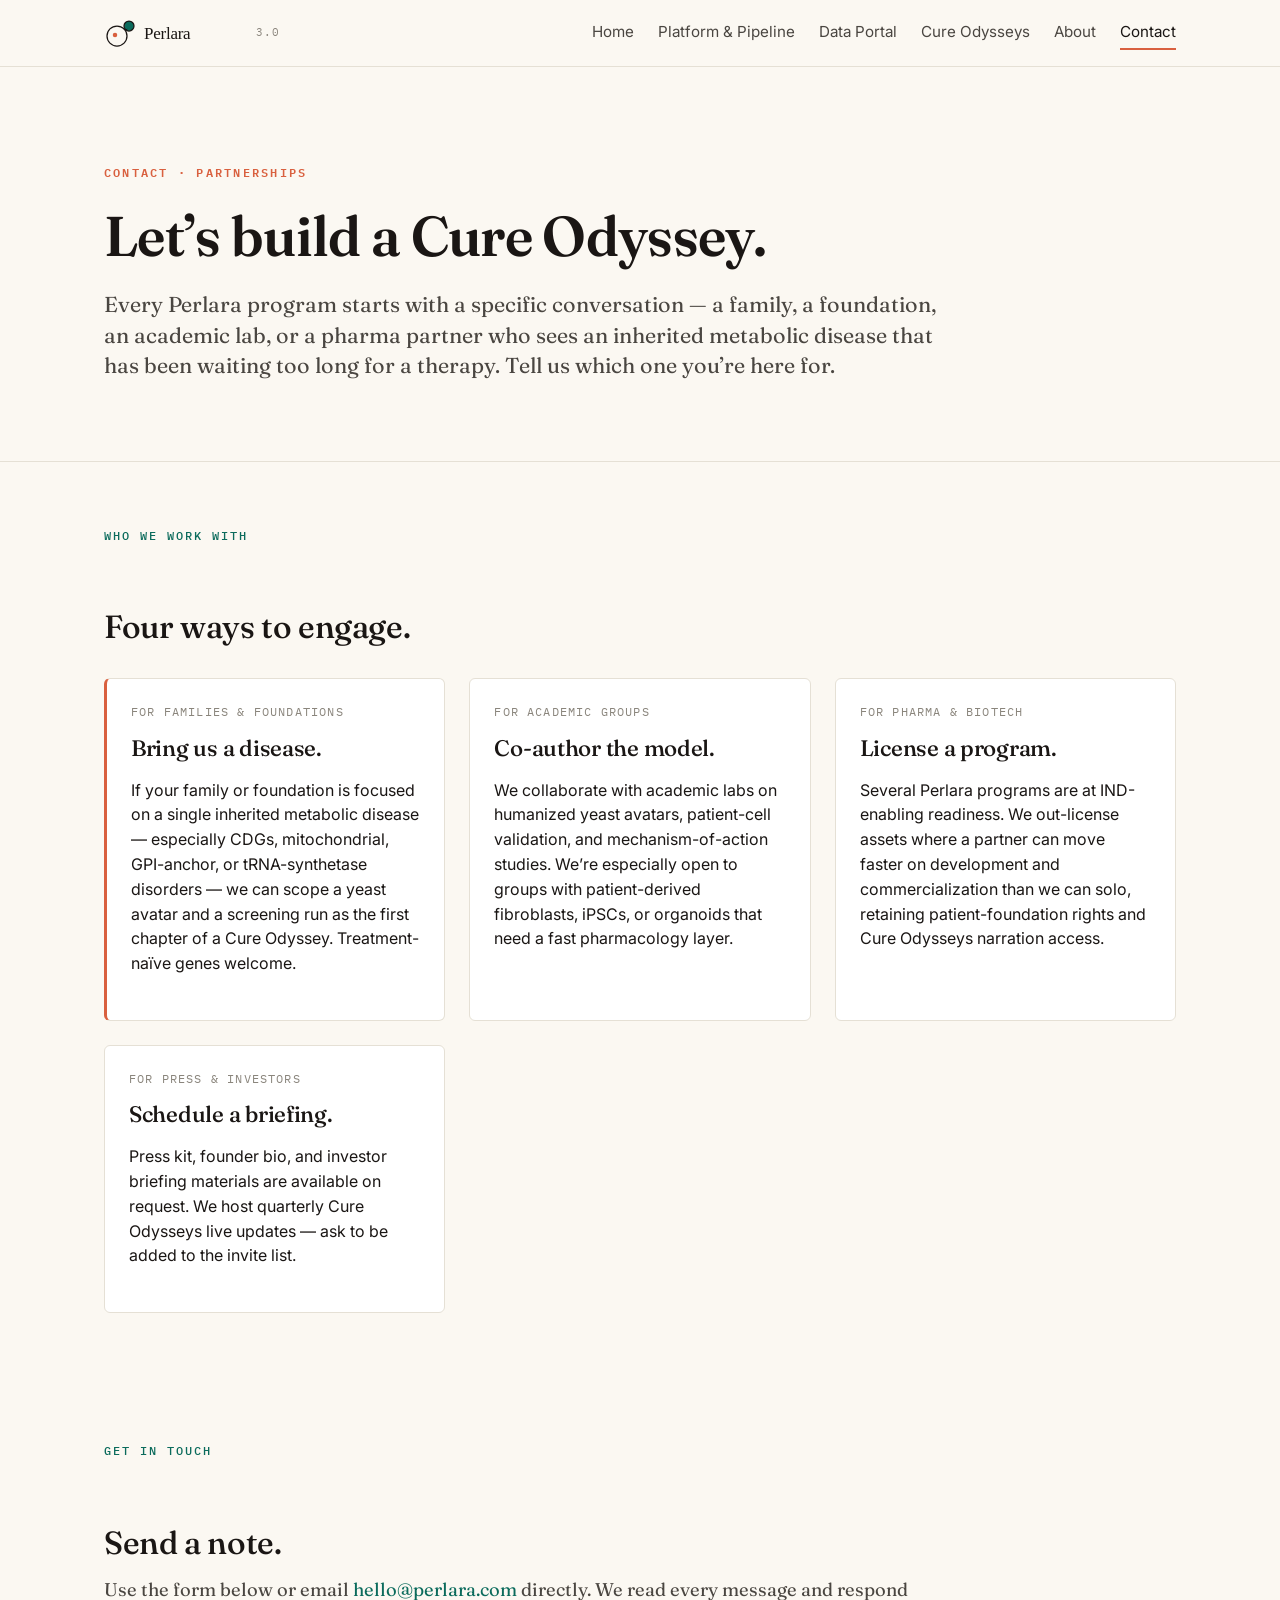
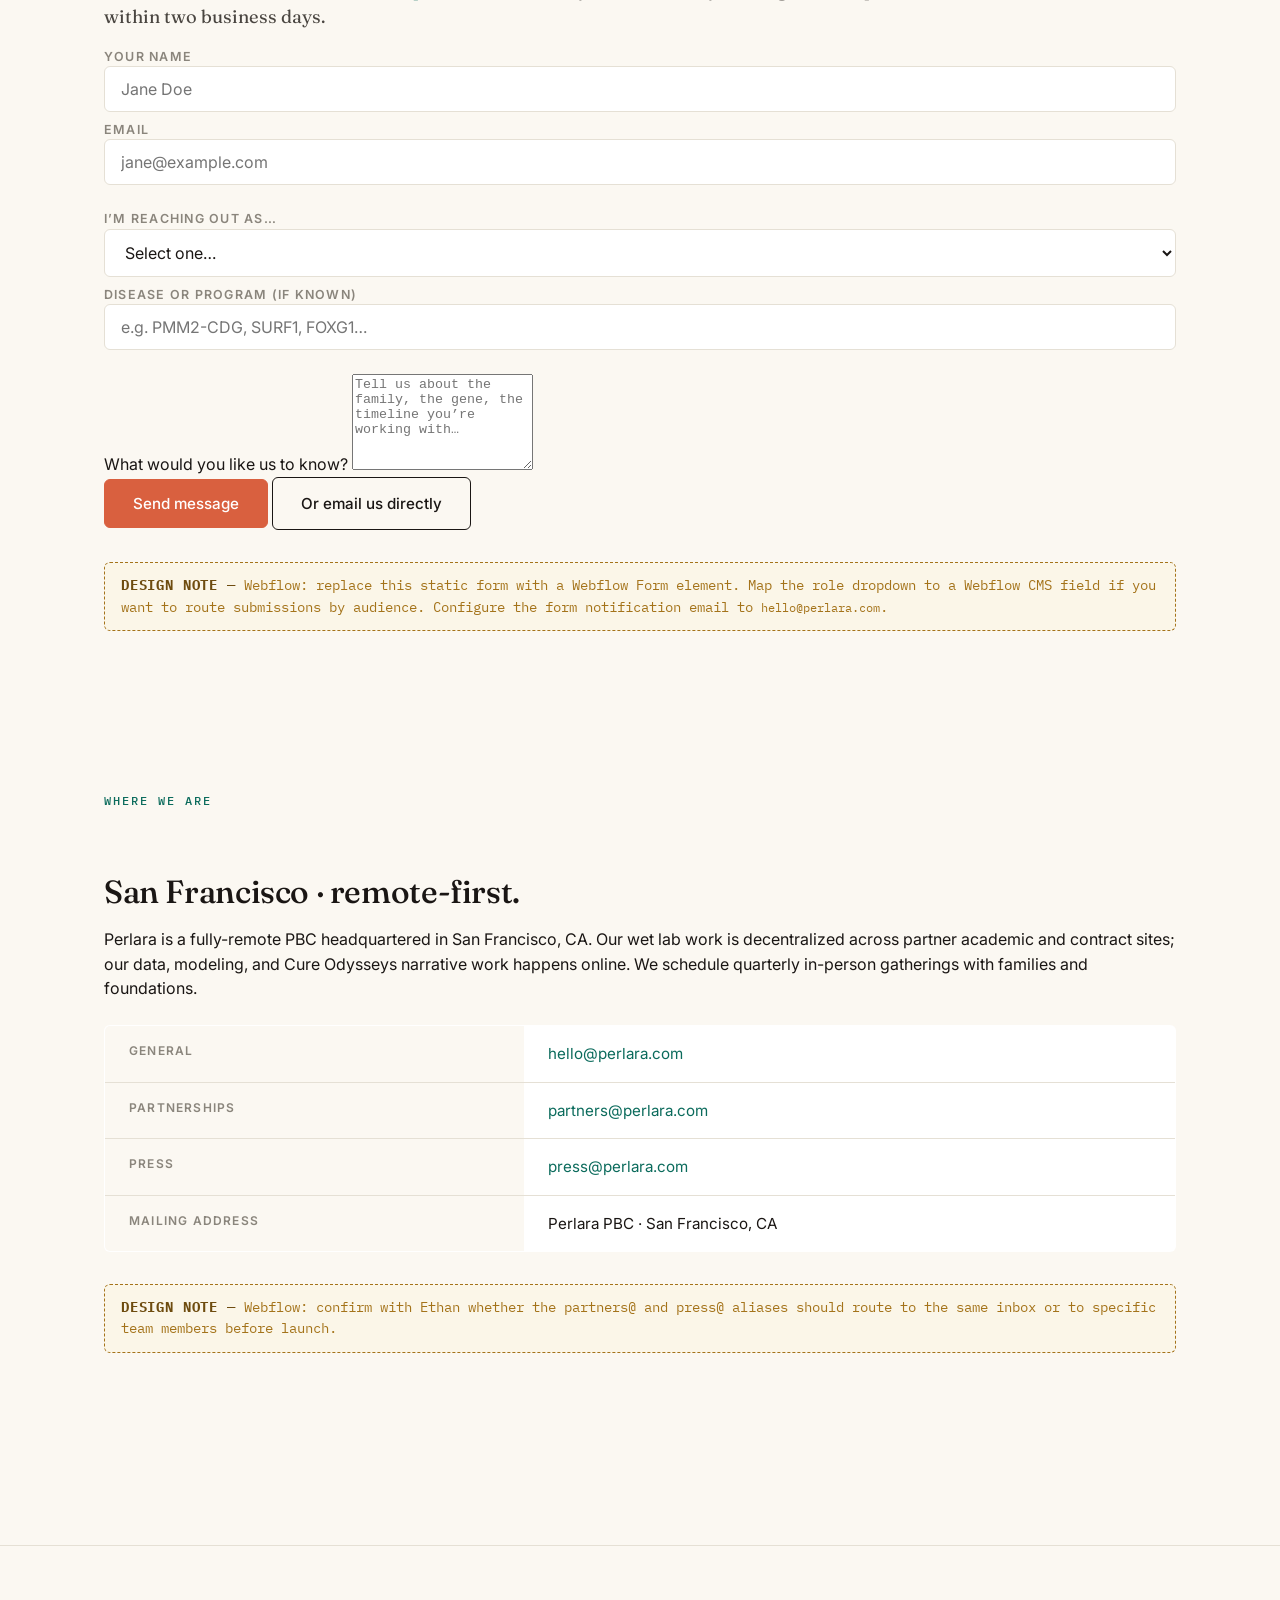
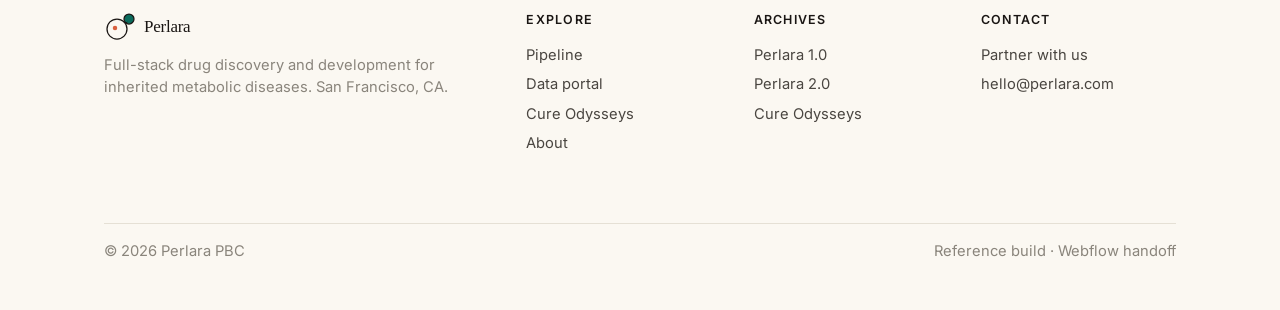
<file: Perlara 3.0 Version A/perlara-3-handoff/reference-site/contact.html>
<!doctype html>
<html lang="en">
<head>
<meta charset="utf-8">
<meta name="viewport" content="width=device-width, initial-scale=1">
<title>Contact · Perlara</title>
<meta name="description" content="Partner with Perlara — for families, academic groups, pharma, and press.">
<link rel="icon" type="image/svg+xml" href="imagery/favicon.svg">
<link rel="stylesheet" href="assets/styles.css">
</head>
<body data-page="contact">

<header class="nav">
  <div class="nav-inner">
    <a class="nav-brand" href="index.html" aria-label="Perlara home">
      <img src="imagery/logo-lockup.svg" alt="Perlara" height="32">
      <span class="tag">3.0</span>
    </a>
    <nav class="nav-links" aria-label="primary">
      <a data-nav="home" href="index.html">Home</a>
      <a data-nav="pipeline" href="pipeline.html">Platform &amp; Pipeline</a>
      <a data-nav="data-portal" href="data-portal.html">Data Portal</a>
      <a data-nav="cure-odysseys" href="cure-odysseys.html">Cure Odysseys</a>
      <a data-nav="about" href="about.html">About</a>
      <a data-nav="contact" href="contact.html">Contact</a>
    </nav>
  </div>
</header>

<section class="hero">
  <div class="wrap">
    <div class="eyebrow">Contact · partnerships</div>
    <h1>Let&rsquo;s build a Cure Odyssey.</h1>
    <p class="lede">
      Every Perlara program starts with a specific conversation &mdash;
      a family, a foundation, an academic lab, or a pharma partner who
      sees an inherited metabolic disease that has been waiting too
      long for a therapy. Tell us which one you&rsquo;re here for.
    </p>
  </div>
</section>

<section>
  <div class="wrap">
    <div class="kicker">Who we work with</div>
    <h2>Four ways to engage.</h2>
    <div class="grid">
      <div class="card warm">
        <div class="card-meta">For families &amp; foundations</div>
        <h3>Bring us a disease.</h3>
        <p>
          If your family or foundation is focused on a single inherited
          metabolic disease &mdash; especially CDGs, mitochondrial,
          GPI-anchor, or tRNA-synthetase disorders &mdash; we can scope
          a yeast avatar and a screening run as the first chapter of a
          Cure Odyssey. Treatment-na&iuml;ve genes welcome.
        </p>
      </div>
      <div class="card">
        <div class="card-meta">For academic groups</div>
        <h3>Co-author the model.</h3>
        <p>
          We collaborate with academic labs on humanized yeast avatars,
          patient-cell validation, and mechanism-of-action studies.
          We&rsquo;re especially open to groups with patient-derived
          fibroblasts, iPSCs, or organoids that need a fast pharmacology
          layer.
        </p>
      </div>
      <div class="card">
        <div class="card-meta">For pharma &amp; biotech</div>
        <h3>License a program.</h3>
        <p>
          Several Perlara programs are at IND-enabling readiness. We
          out-license assets where a partner can move faster on
          development and commercialization than we can solo, retaining
          patient-foundation rights and Cure Odysseys narration access.
        </p>
      </div>
      <div class="card">
        <div class="card-meta">For press &amp; investors</div>
        <h3>Schedule a briefing.</h3>
        <p>
          Press kit, founder bio, and investor briefing materials are
          available on request. We host quarterly Cure Odysseys live
          updates &mdash; ask to be added to the invite list.
        </p>
      </div>
    </div>
  </div>
</section>

<section>
  <div class="wrap">
    <div class="kicker">Get in touch</div>
    <h2>Send a note.</h2>
    <p class="section-lede">
      Use the form below or email
      <a href="mailto:hello@perlara.com">hello@perlara.com</a> directly.
      We read every message and respond within two business days.
    </p>

    <form class="form" onsubmit="event.preventDefault(); alert('Webflow team: wire this to a Webflow Form. Submissions should email hello@perlara.com.');">
      <div class="form-row">
        <label>
          <span>Your name</span>
          <input type="text" name="name" placeholder="Jane Doe" required>
        </label>
        <label>
          <span>Email</span>
          <input type="email" name="email" placeholder="jane@example.com" required>
        </label>
      </div>
      <div class="form-row">
        <label>
          <span>I&rsquo;m reaching out as&hellip;</span>
          <select name="role" required>
            <option value="">Select one&hellip;</option>
            <option value="family">A family or patient advocate</option>
            <option value="foundation">A patient foundation</option>
            <option value="academic">An academic researcher</option>
            <option value="pharma">A pharma / biotech partner</option>
            <option value="press">Press or investor</option>
            <option value="other">Other</option>
          </select>
        </label>
        <label>
          <span>Disease or program (if known)</span>
          <input type="text" name="disease" placeholder="e.g. PMM2-CDG, SURF1, FOXG1&hellip;">
        </label>
      </div>
      <label>
        <span>What would you like us to know?</span>
        <textarea name="message" rows="6" placeholder="Tell us about the family, the gene, the timeline you&rsquo;re working with&hellip;" required></textarea>
      </label>
      <div class="cta-row">
        <button type="submit" class="btn warm">Send message</button>
        <a class="btn secondary" href="mailto:hello@perlara.com">Or email us directly</a>
      </div>
      <div class="wf-note">
        Webflow: replace this static form with a Webflow Form element.
        Map the role dropdown to a Webflow CMS field if you want to
        route submissions by audience. Configure the form notification
        email to <code>hello@perlara.com</code>.
      </div>
    </form>
  </div>
</section>

<section>
  <div class="wrap">
    <div class="kicker">Where we are</div>
    <h2>San Francisco &middot; remote-first.</h2>
    <p>
      Perlara is a fully-remote PBC headquartered in San Francisco, CA.
      Our wet lab work is decentralized across partner academic and
      contract sites; our data, modeling, and Cure Odysseys narrative
      work happens online. We schedule quarterly in-person gatherings
      with families and foundations.
    </p>
    <table class="tbl">
      <tbody>
        <tr><th>General</th><td><a href="mailto:hello@perlara.com">hello@perlara.com</a></td></tr>
        <tr><th>Partnerships</th><td><a href="mailto:partners@perlara.com">partners@perlara.com</a></td></tr>
        <tr><th>Press</th><td><a href="mailto:press@perlara.com">press@perlara.com</a></td></tr>
        <tr><th>Mailing address</th><td>Perlara PBC &middot; San Francisco, CA</td></tr>
      </tbody>
    </table>
    <div class="wf-note">
      Webflow: confirm with Ethan whether the partners@ and press@
      aliases should route to the same inbox or to specific team
      members before launch.
    </div>
  </div>
</section>

<footer class="footer">
  <div class="wrap">
    <div class="footer-grid">
      <div>
        <div class="brand-row"><img src="imagery/logo-lockup.svg" alt="Perlara" height="32"></div>
        <p style="margin-bottom: 0;">
          Full-stack drug discovery and development for inherited
          metabolic diseases. San Francisco, CA.
        </p>
      </div>
      <div><h4>Explore</h4><p style="line-height: 2;">
        <a href="pipeline.html">Pipeline</a><br>
        <a href="data-portal.html">Data portal</a><br>
        <a href="cure-odysseys.html">Cure Odysseys</a><br>
        <a href="about.html">About</a></p></div>
      <div><h4>Archives</h4><p style="line-height: 2;">
        <a href="https://archive.perlara.com" target="_blank" rel="noopener">Perlara 1.0</a><br>
        <a href="archive-2.0.html">Perlara 2.0</a><br>
        <a href="https://www.cureodysseys.com" target="_blank" rel="noopener">Cure Odysseys</a></p></div>
      <div><h4>Contact</h4><p style="line-height: 2;">
        <a href="contact.html">Partner with us</a><br>
        <a href="mailto:hello@perlara.com">hello@perlara.com</a></p></div>
    </div>
    <div class="footer-bottom">
      <span>&copy; 2026 Perlara PBC</span>
      <span>Reference build &middot; Webflow handoff</span>
    </div>
  </div>
</footer>
<script src="assets/site.js"></script>
</body>
</html>
</file>
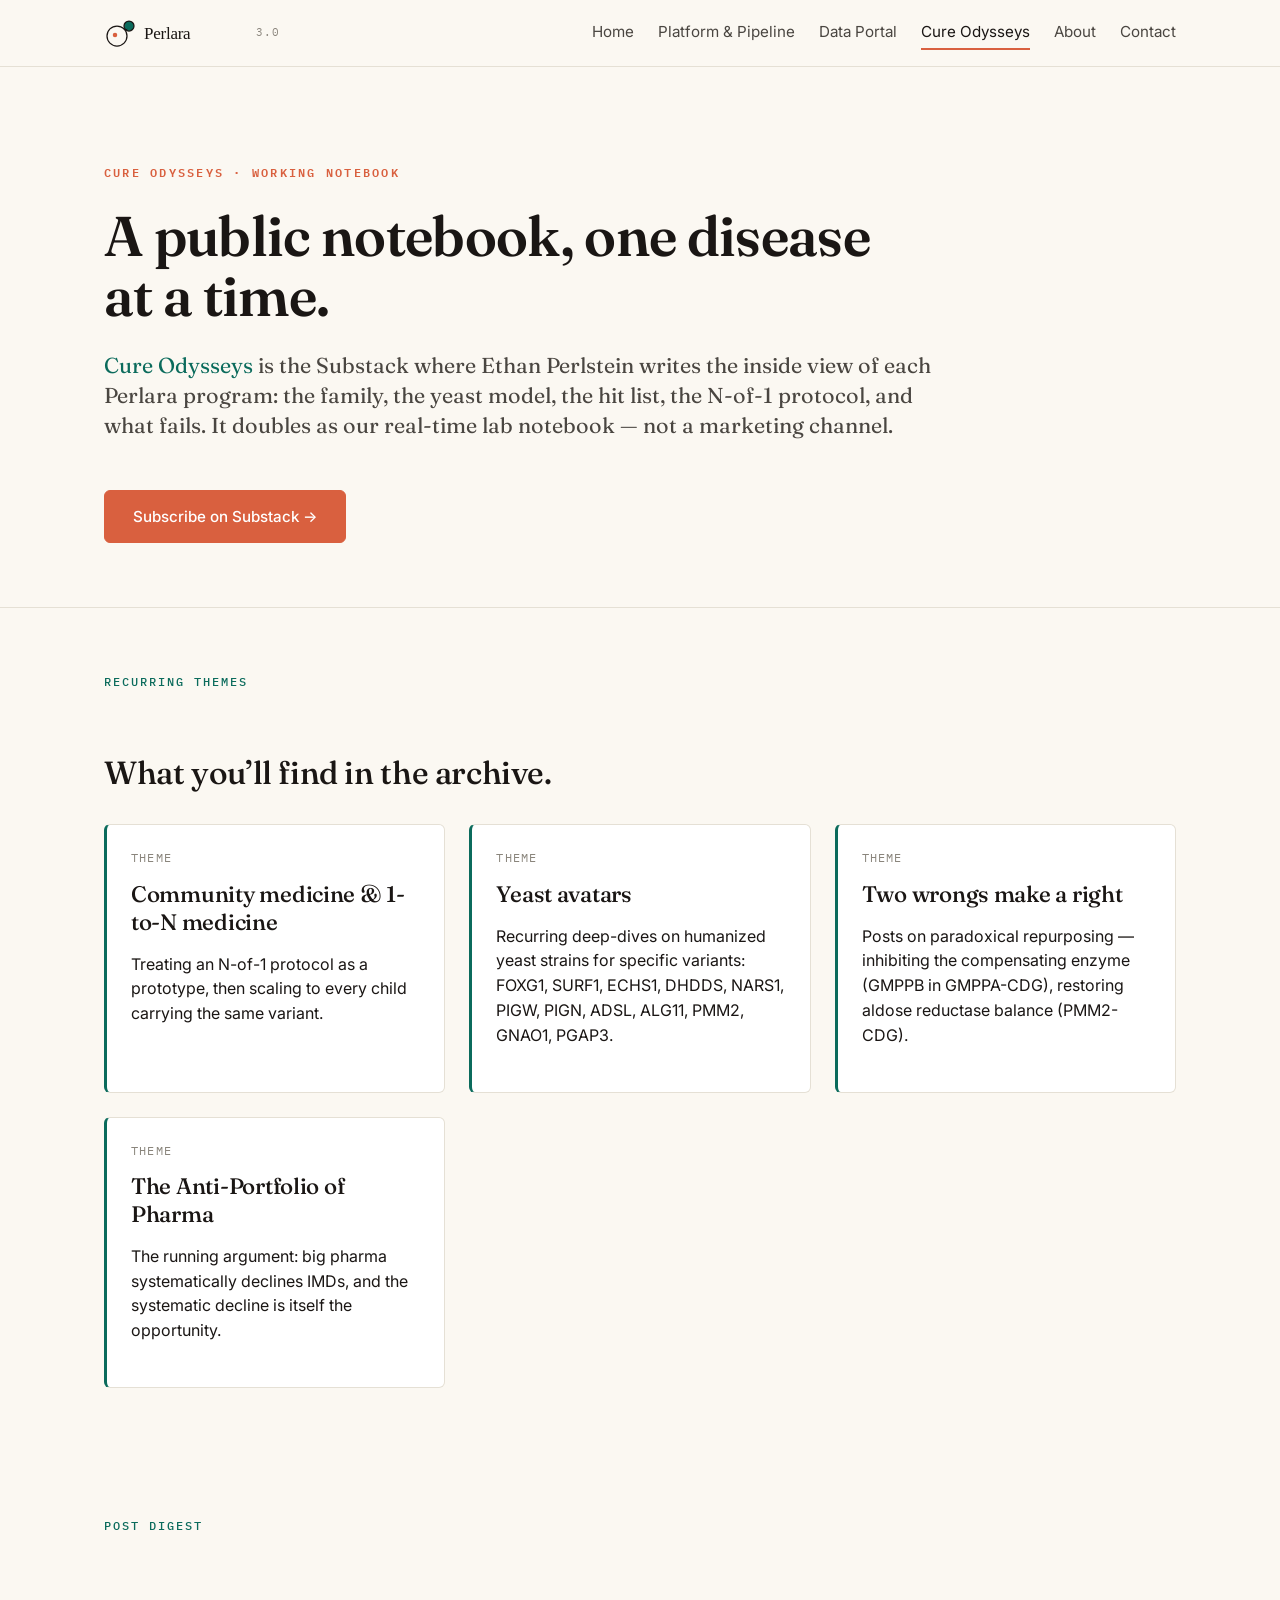
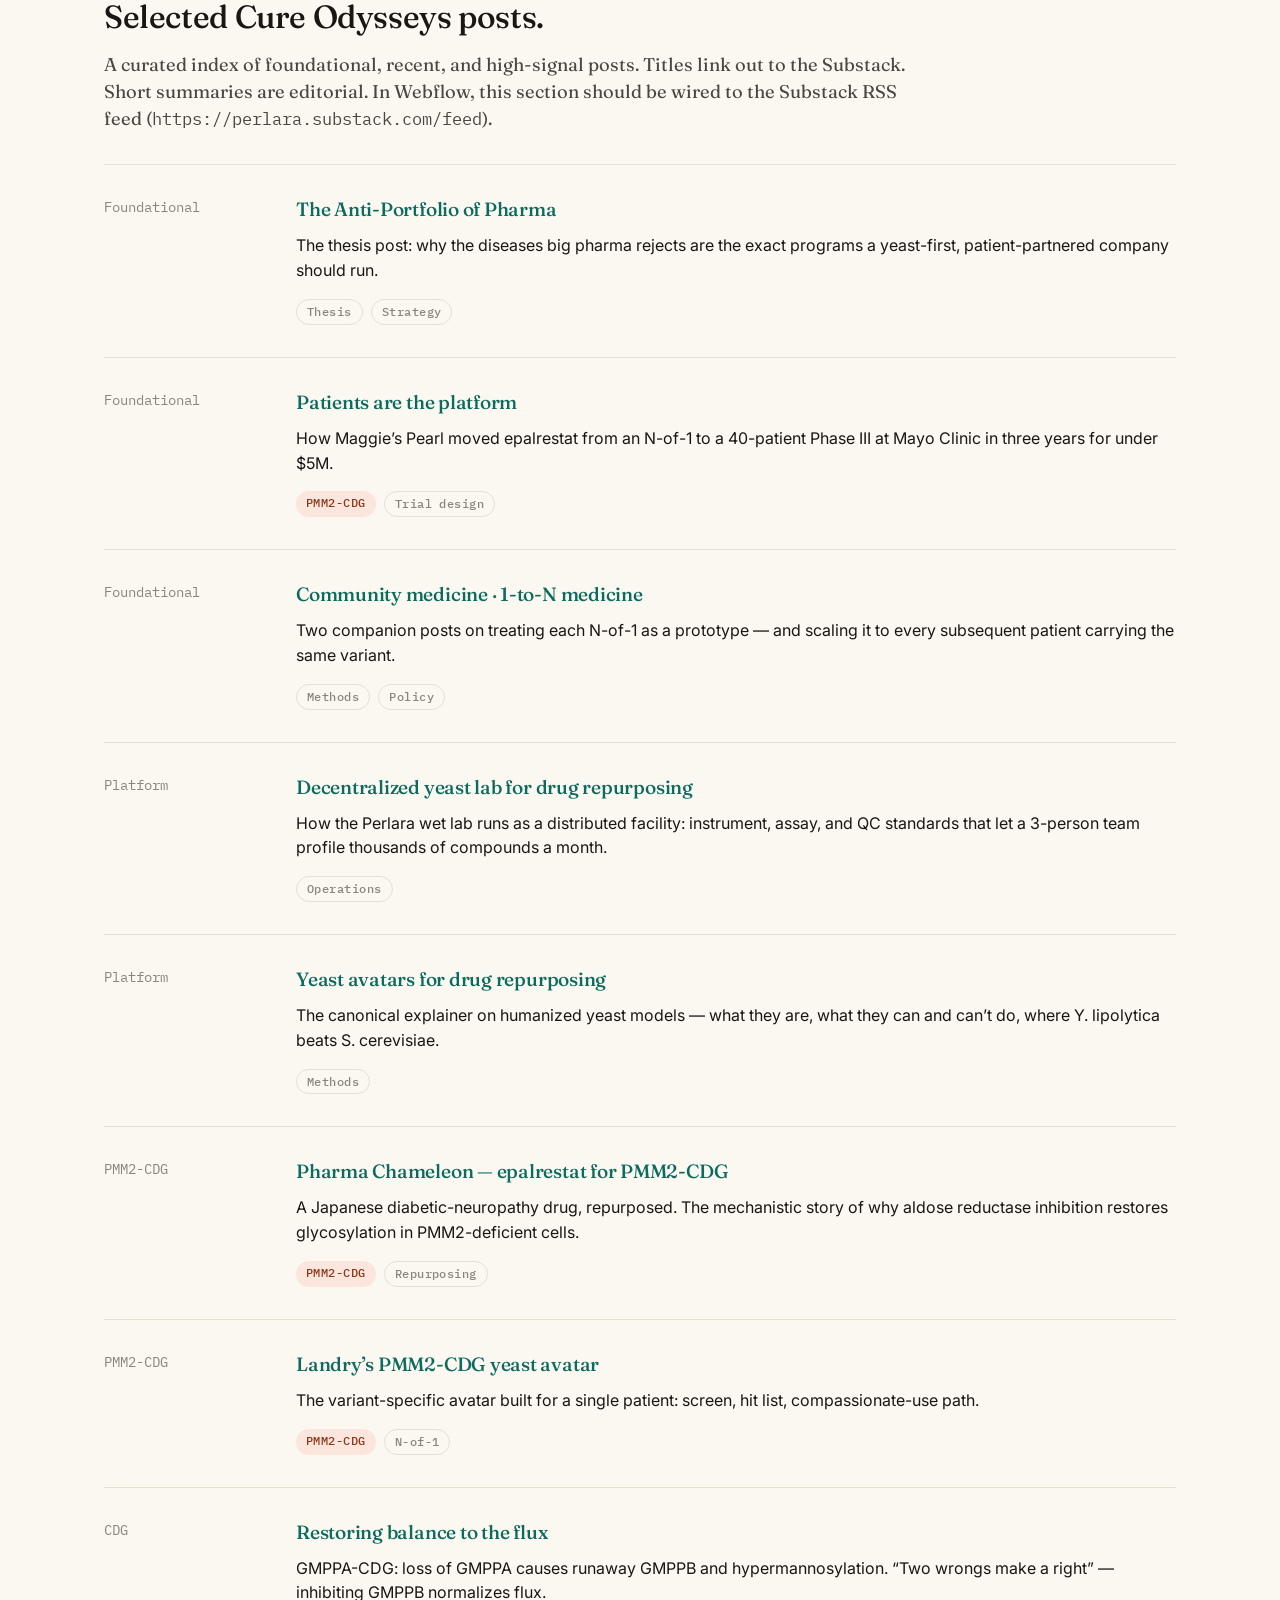
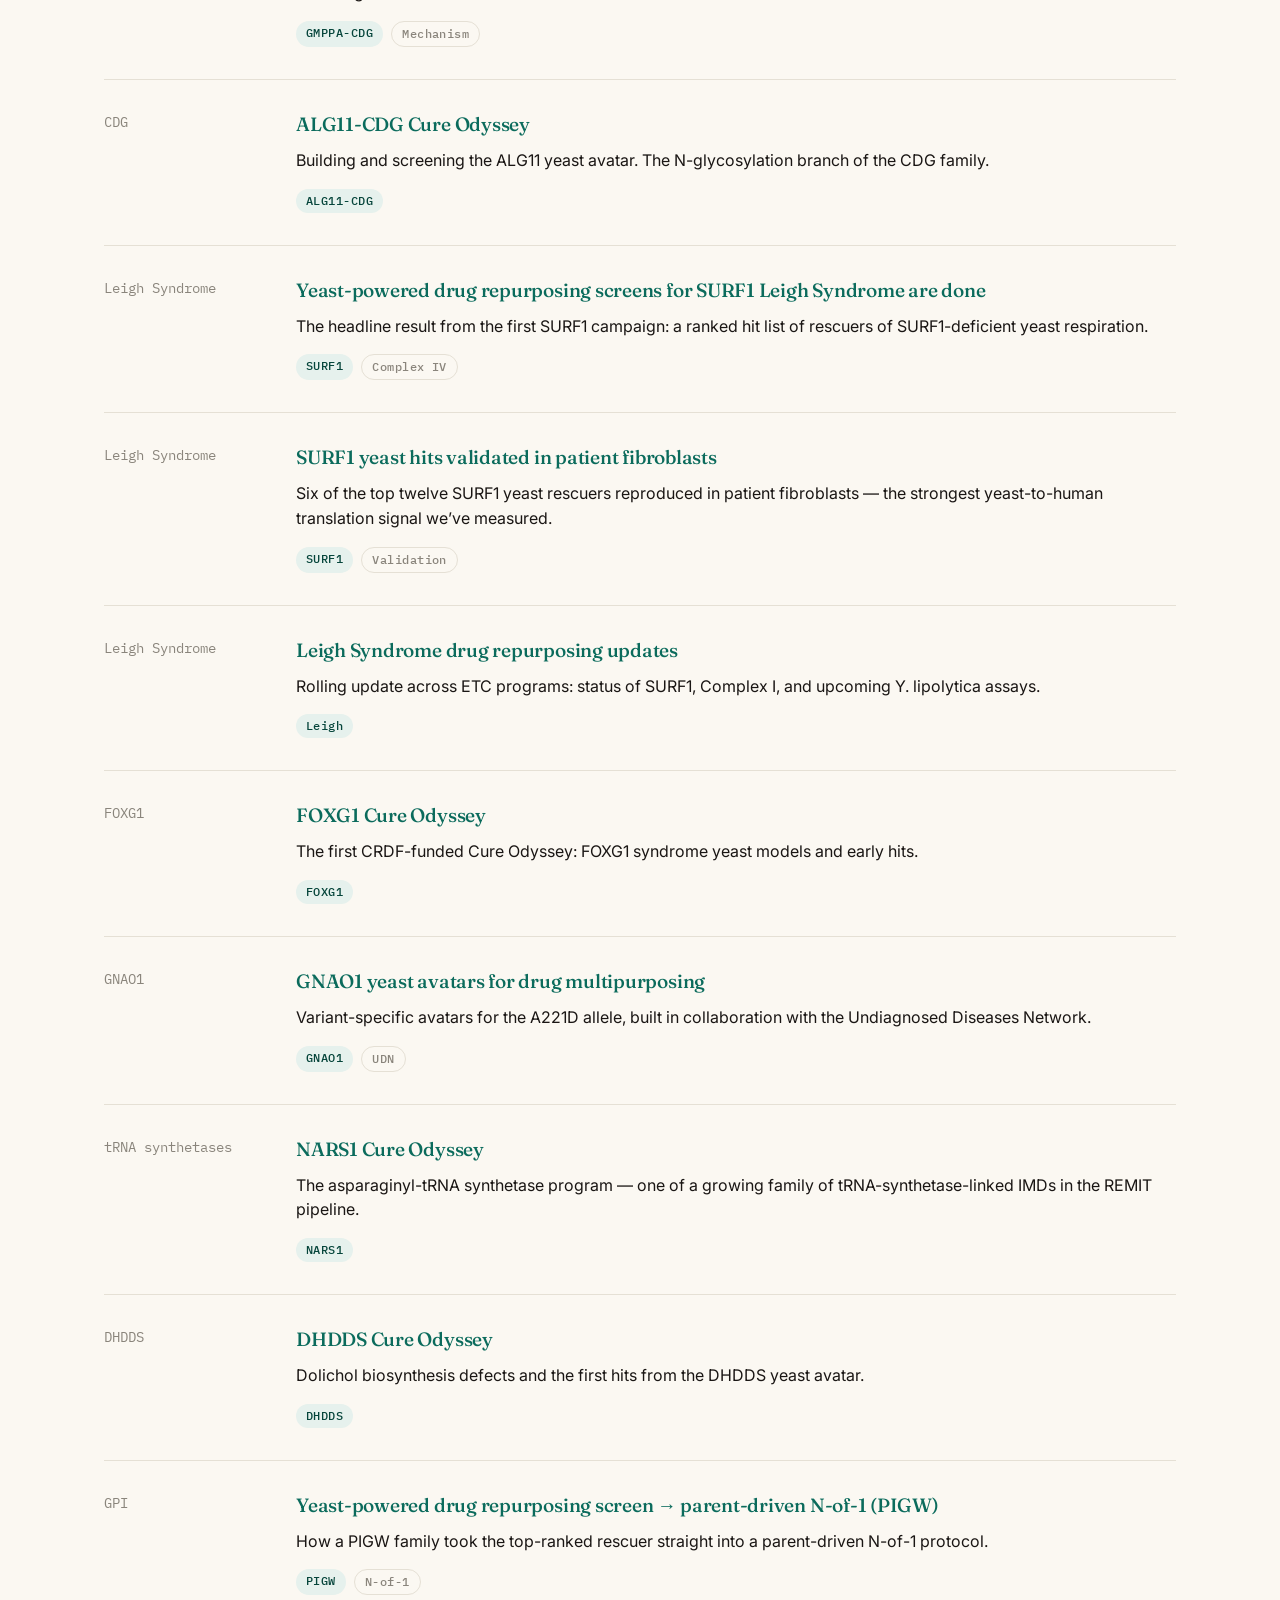
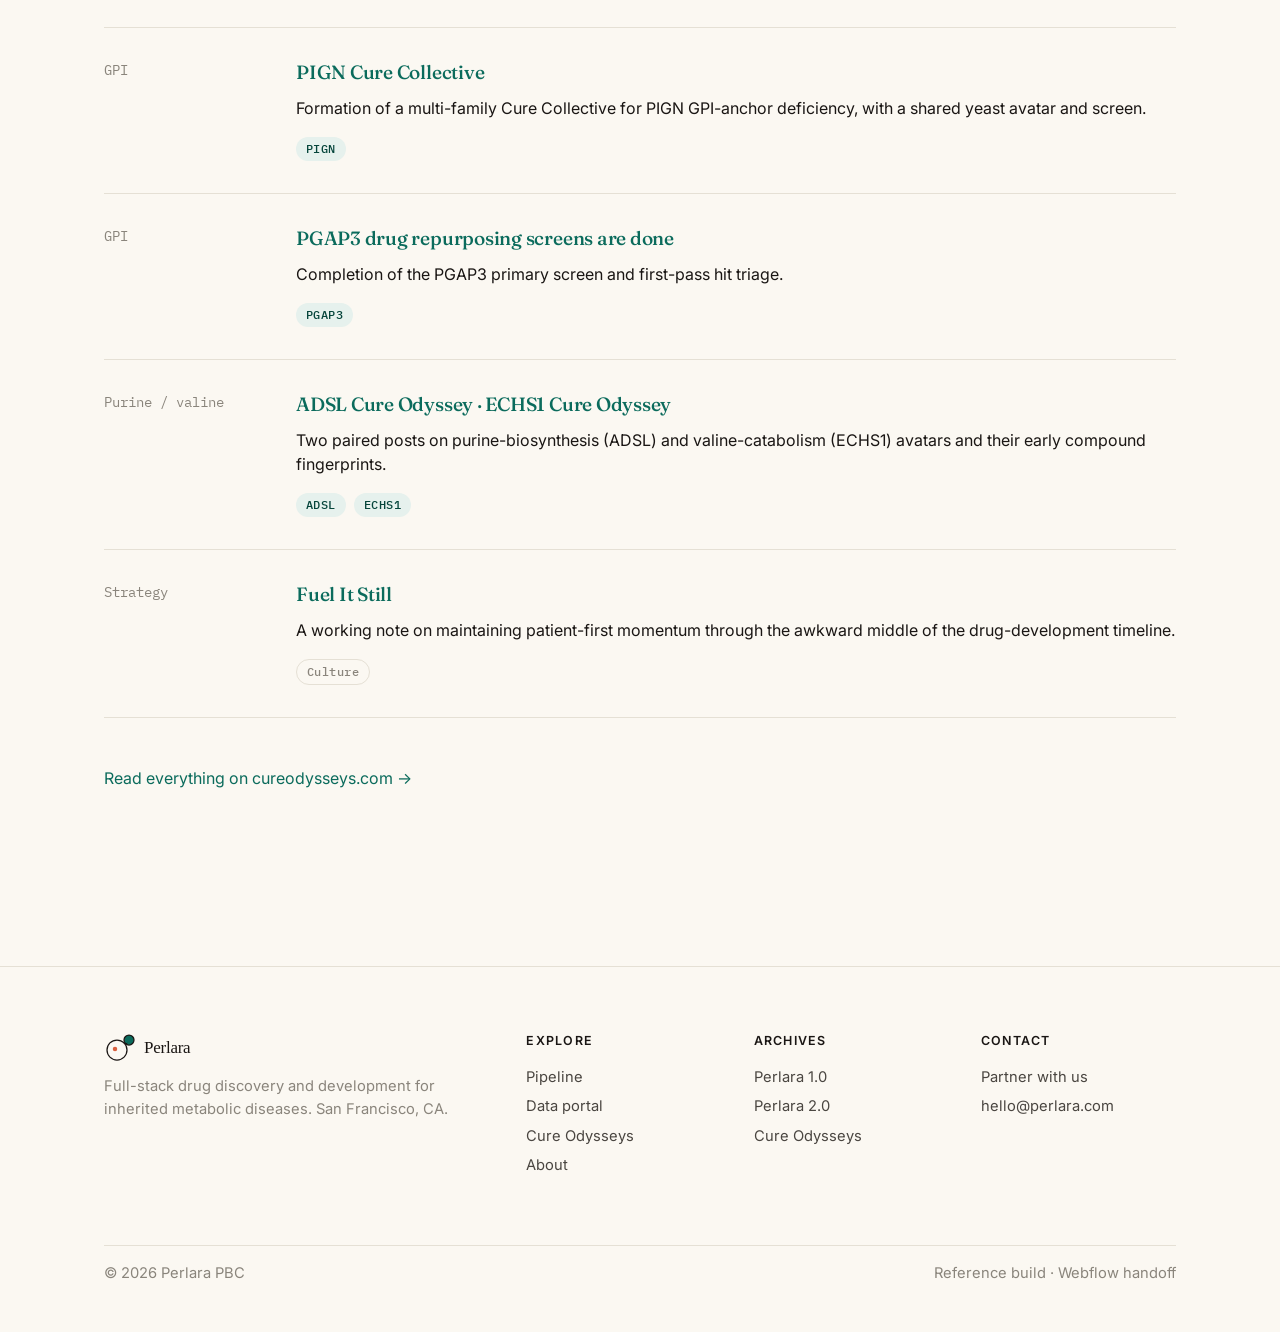
<file: Perlara 3.0 Version A/perlara-3-handoff/reference-site/cure-odysseys.html>
<!doctype html>
<html lang="en">
<head>
<meta charset="utf-8">
<meta name="viewport" content="width=device-width, initial-scale=1">
<title>Cure Odysseys · Perlara</title>
<meta name="description" content="Digest of Perlara's Cure Odysseys Substack — working notes on yeast-avatar screens, patient-partnered repurposing, and the transition from N-of-1 to registrational trials.">
<link rel="icon" type="image/svg+xml" href="imagery/favicon.svg">
<link rel="stylesheet" href="assets/styles.css">
</head>
<body data-page="cure-odysseys">

<header class="nav">
  <div class="nav-inner">
    <a class="nav-brand" href="index.html" aria-label="Perlara home">
      <img src="imagery/logo-lockup.svg" alt="Perlara" height="32">
      <span class="tag">3.0</span>
    </a>
    <nav class="nav-links" aria-label="primary">
      <a data-nav="home" href="index.html">Home</a>
      <a data-nav="pipeline" href="pipeline.html">Platform &amp; Pipeline</a>
      <a data-nav="data-portal" href="data-portal.html">Data Portal</a>
      <a data-nav="cure-odysseys" href="cure-odysseys.html">Cure Odysseys</a>
      <a data-nav="about" href="about.html">About</a>
      <a data-nav="contact" href="contact.html">Contact</a>
    </nav>
  </div>
</header>

<section class="hero">
  <div class="wrap">
    <div class="eyebrow">Cure Odysseys · working notebook</div>
    <h1>A public notebook, one disease at a time.</h1>
    <p class="lede">
      <a href="https://www.cureodysseys.com" target="_blank" rel="noopener">Cure Odysseys</a>
      is the Substack where Ethan Perlstein writes the inside view of
      each Perlara program: the family, the yeast model, the hit list,
      the N-of-1 protocol, and what fails. It doubles as our real-time
      lab notebook &mdash; not a marketing channel.
    </p>
    <div class="cta-row">
      <a class="btn warm" href="https://www.cureodysseys.com" target="_blank" rel="noopener">
        Subscribe on Substack →
      </a>
    </div>
  </div>
</section>

<section>
  <div class="wrap">
    <div class="kicker">Recurring themes</div>
    <h2>What you&rsquo;ll find in the archive.</h2>
    <div class="grid">
      <div class="card accent">
        <div class="card-meta">Theme</div>
        <h3>Community medicine &amp; 1-to-N medicine</h3>
        <p>Treating an N-of-1 protocol as a prototype, then scaling to every child carrying the same variant.</p>
      </div>
      <div class="card accent">
        <div class="card-meta">Theme</div>
        <h3>Yeast avatars</h3>
        <p>Recurring deep-dives on humanized yeast strains for specific variants: FOXG1, SURF1, ECHS1, DHDDS, NARS1, PIGW, PIGN, ADSL, ALG11, PMM2, GNAO1, PGAP3.</p>
      </div>
      <div class="card accent">
        <div class="card-meta">Theme</div>
        <h3>Two wrongs make a right</h3>
        <p>Posts on paradoxical repurposing — inhibiting the compensating enzyme (GMPPB in GMPPA-CDG), restoring aldose reductase balance (PMM2-CDG).</p>
      </div>
      <div class="card accent">
        <div class="card-meta">Theme</div>
        <h3>The Anti-Portfolio of Pharma</h3>
        <p>The running argument: big pharma systematically declines IMDs, and the systematic decline is itself the opportunity.</p>
      </div>
    </div>
  </div>
</section>

<section>
  <div class="wrap">
    <div class="kicker">Post digest</div>
    <h2>Selected Cure Odysseys posts.</h2>
    <p class="section-lede">
      A curated index of foundational, recent, and high-signal posts.
      Titles link out to the Substack. Short summaries are editorial.
      In Webflow, this section should be wired to the Substack RSS
      feed (<code>https://perlara.substack.com/feed</code>).
    </p>

    <ul class="digest-list">

      <li class="digest-item">
        <div class="digest-date">Foundational</div>
        <div>
          <h3><a href="https://www.cureodysseys.com" target="_blank" rel="noopener">The Anti-Portfolio of Pharma</a></h3>
          <p>The thesis post: why the diseases big pharma rejects are the exact programs a yeast-first, patient-partnered company should run.</p>
          <div class="tags"><span class="pill ghost">Thesis</span><span class="pill ghost">Strategy</span></div>
        </div>
      </li>

      <li class="digest-item">
        <div class="digest-date">Foundational</div>
        <div>
          <h3><a href="https://www.cureodysseys.com" target="_blank" rel="noopener">Patients are the platform</a></h3>
          <p>How Maggie&rsquo;s Pearl moved epalrestat from an N-of-1 to a 40-patient Phase III at Mayo Clinic in three years for under $5M.</p>
          <div class="tags"><span class="pill warm">PMM2-CDG</span><span class="pill ghost">Trial design</span></div>
        </div>
      </li>

      <li class="digest-item">
        <div class="digest-date">Foundational</div>
        <div>
          <h3><a href="https://www.cureodysseys.com" target="_blank" rel="noopener">Community medicine · 1-to-N medicine</a></h3>
          <p>Two companion posts on treating each N-of-1 as a prototype — and scaling it to every subsequent patient carrying the same variant.</p>
          <div class="tags"><span class="pill ghost">Methods</span><span class="pill ghost">Policy</span></div>
        </div>
      </li>

      <li class="digest-item">
        <div class="digest-date">Platform</div>
        <div>
          <h3><a href="https://www.cureodysseys.com" target="_blank" rel="noopener">Decentralized yeast lab for drug repurposing</a></h3>
          <p>How the Perlara wet lab runs as a distributed facility: instrument, assay, and QC standards that let a 3-person team profile thousands of compounds a month.</p>
          <div class="tags"><span class="pill ghost">Operations</span></div>
        </div>
      </li>

      <li class="digest-item">
        <div class="digest-date">Platform</div>
        <div>
          <h3><a href="https://www.cureodysseys.com" target="_blank" rel="noopener">Yeast avatars for drug repurposing</a></h3>
          <p>The canonical explainer on humanized yeast models — what they are, what they can and can&rsquo;t do, where Y. lipolytica beats S. cerevisiae.</p>
          <div class="tags"><span class="pill ghost">Methods</span></div>
        </div>
      </li>

      <li class="digest-item">
        <div class="digest-date">PMM2-CDG</div>
        <div>
          <h3><a href="https://www.cureodysseys.com" target="_blank" rel="noopener">Pharma Chameleon — epalrestat for PMM2-CDG</a></h3>
          <p>A Japanese diabetic-neuropathy drug, repurposed. The mechanistic story of why aldose reductase inhibition restores glycosylation in PMM2-deficient cells.</p>
          <div class="tags"><span class="pill warm">PMM2-CDG</span><span class="pill ghost">Repurposing</span></div>
        </div>
      </li>

      <li class="digest-item">
        <div class="digest-date">PMM2-CDG</div>
        <div>
          <h3><a href="https://www.cureodysseys.com" target="_blank" rel="noopener">Landry&rsquo;s PMM2-CDG yeast avatar</a></h3>
          <p>The variant-specific avatar built for a single patient: screen, hit list, compassionate-use path.</p>
          <div class="tags"><span class="pill warm">PMM2-CDG</span><span class="pill ghost">N-of-1</span></div>
        </div>
      </li>

      <li class="digest-item">
        <div class="digest-date">CDG</div>
        <div>
          <h3><a href="https://www.cureodysseys.com" target="_blank" rel="noopener">Restoring balance to the flux</a></h3>
          <p>GMPPA-CDG: loss of GMPPA causes runaway GMPPB and hypermannosylation. &ldquo;Two wrongs make a right&rdquo; — inhibiting GMPPB normalizes flux.</p>
          <div class="tags"><span class="pill">GMPPA-CDG</span><span class="pill ghost">Mechanism</span></div>
        </div>
      </li>

      <li class="digest-item">
        <div class="digest-date">CDG</div>
        <div>
          <h3><a href="https://www.cureodysseys.com" target="_blank" rel="noopener">ALG11-CDG Cure Odyssey</a></h3>
          <p>Building and screening the ALG11 yeast avatar. The N-glycosylation branch of the CDG family.</p>
          <div class="tags"><span class="pill">ALG11-CDG</span></div>
        </div>
      </li>

      <li class="digest-item">
        <div class="digest-date">Leigh Syndrome</div>
        <div>
          <h3><a href="https://www.cureodysseys.com" target="_blank" rel="noopener">Yeast-powered drug repurposing screens for SURF1 Leigh Syndrome are done</a></h3>
          <p>The headline result from the first SURF1 campaign: a ranked hit list of rescuers of SURF1-deficient yeast respiration.</p>
          <div class="tags"><span class="pill">SURF1</span><span class="pill ghost">Complex IV</span></div>
        </div>
      </li>

      <li class="digest-item">
        <div class="digest-date">Leigh Syndrome</div>
        <div>
          <h3><a href="https://www.cureodysseys.com" target="_blank" rel="noopener">SURF1 yeast hits validated in patient fibroblasts</a></h3>
          <p>Six of the top twelve SURF1 yeast rescuers reproduced in patient fibroblasts — the strongest yeast-to-human translation signal we&rsquo;ve measured.</p>
          <div class="tags"><span class="pill">SURF1</span><span class="pill ghost">Validation</span></div>
        </div>
      </li>

      <li class="digest-item">
        <div class="digest-date">Leigh Syndrome</div>
        <div>
          <h3><a href="https://www.cureodysseys.com" target="_blank" rel="noopener">Leigh Syndrome drug repurposing updates</a></h3>
          <p>Rolling update across ETC programs: status of SURF1, Complex I, and upcoming Y. lipolytica assays.</p>
          <div class="tags"><span class="pill">Leigh</span></div>
        </div>
      </li>

      <li class="digest-item">
        <div class="digest-date">FOXG1</div>
        <div>
          <h3><a href="https://www.cureodysseys.com" target="_blank" rel="noopener">FOXG1 Cure Odyssey</a></h3>
          <p>The first CRDF-funded Cure Odyssey: FOXG1 syndrome yeast models and early hits.</p>
          <div class="tags"><span class="pill">FOXG1</span></div>
        </div>
      </li>

      <li class="digest-item">
        <div class="digest-date">GNAO1</div>
        <div>
          <h3><a href="https://www.cureodysseys.com" target="_blank" rel="noopener">GNAO1 yeast avatars for drug multipurposing</a></h3>
          <p>Variant-specific avatars for the A221D allele, built in collaboration with the Undiagnosed Diseases Network.</p>
          <div class="tags"><span class="pill">GNAO1</span><span class="pill ghost">UDN</span></div>
        </div>
      </li>

      <li class="digest-item">
        <div class="digest-date">tRNA synthetases</div>
        <div>
          <h3><a href="https://www.cureodysseys.com" target="_blank" rel="noopener">NARS1 Cure Odyssey</a></h3>
          <p>The asparaginyl-tRNA synthetase program — one of a growing family of tRNA-synthetase-linked IMDs in the REMIT pipeline.</p>
          <div class="tags"><span class="pill">NARS1</span></div>
        </div>
      </li>

      <li class="digest-item">
        <div class="digest-date">DHDDS</div>
        <div>
          <h3><a href="https://www.cureodysseys.com" target="_blank" rel="noopener">DHDDS Cure Odyssey</a></h3>
          <p>Dolichol biosynthesis defects and the first hits from the DHDDS yeast avatar.</p>
          <div class="tags"><span class="pill">DHDDS</span></div>
        </div>
      </li>

      <li class="digest-item">
        <div class="digest-date">GPI</div>
        <div>
          <h3><a href="https://www.cureodysseys.com" target="_blank" rel="noopener">Yeast-powered drug repurposing screen → parent-driven N-of-1 (PIGW)</a></h3>
          <p>How a PIGW family took the top-ranked rescuer straight into a parent-driven N-of-1 protocol.</p>
          <div class="tags"><span class="pill">PIGW</span><span class="pill ghost">N-of-1</span></div>
        </div>
      </li>

      <li class="digest-item">
        <div class="digest-date">GPI</div>
        <div>
          <h3><a href="https://www.cureodysseys.com" target="_blank" rel="noopener">PIGN Cure Collective</a></h3>
          <p>Formation of a multi-family Cure Collective for PIGN GPI-anchor deficiency, with a shared yeast avatar and screen.</p>
          <div class="tags"><span class="pill">PIGN</span></div>
        </div>
      </li>

      <li class="digest-item">
        <div class="digest-date">GPI</div>
        <div>
          <h3><a href="https://www.cureodysseys.com" target="_blank" rel="noopener">PGAP3 drug repurposing screens are done</a></h3>
          <p>Completion of the PGAP3 primary screen and first-pass hit triage.</p>
          <div class="tags"><span class="pill">PGAP3</span></div>
        </div>
      </li>

      <li class="digest-item">
        <div class="digest-date">Purine / valine</div>
        <div>
          <h3><a href="https://www.cureodysseys.com" target="_blank" rel="noopener">ADSL Cure Odyssey · ECHS1 Cure Odyssey</a></h3>
          <p>Two paired posts on purine-biosynthesis (ADSL) and valine-catabolism (ECHS1) avatars and their early compound fingerprints.</p>
          <div class="tags"><span class="pill">ADSL</span><span class="pill">ECHS1</span></div>
        </div>
      </li>

      <li class="digest-item">
        <div class="digest-date">Strategy</div>
        <div>
          <h3><a href="https://www.cureodysseys.com" target="_blank" rel="noopener">Fuel It Still</a></h3>
          <p>A working note on maintaining patient-first momentum through the awkward middle of the drug-development timeline.</p>
          <div class="tags"><span class="pill ghost">Culture</span></div>
        </div>
      </li>

    </ul>

    <p style="margin-top: var(--s-7);">
      <a href="https://www.cureodysseys.com" target="_blank" rel="noopener">
        Read everything on cureodysseys.com →
      </a>
    </p>
  </div>
</section>

<footer class="footer">
  <div class="wrap">
    <div class="footer-grid">
      <div>
        <div class="brand-row"><img src="imagery/logo-lockup.svg" alt="Perlara" height="32"></div>
        <p style="margin-bottom: 0;">
          Full-stack drug discovery and development for inherited
          metabolic diseases. San Francisco, CA.
        </p>
      </div>
      <div><h4>Explore</h4><p style="line-height: 2;">
        <a href="pipeline.html">Pipeline</a><br>
        <a href="data-portal.html">Data portal</a><br>
        <a href="cure-odysseys.html">Cure Odysseys</a><br>
        <a href="about.html">About</a></p></div>
      <div><h4>Archives</h4><p style="line-height: 2;">
        <a href="https://archive.perlara.com" target="_blank" rel="noopener">Perlara 1.0</a><br>
        <a href="archive-2.0.html">Perlara 2.0</a><br>
        <a href="https://www.cureodysseys.com" target="_blank" rel="noopener">Cure Odysseys</a></p></div>
      <div><h4>Contact</h4><p style="line-height: 2;">
        <a href="contact.html">Partner with us</a><br>
        <a href="mailto:hello@perlara.com">hello@perlara.com</a></p></div>
    </div>
    <div class="footer-bottom">
      <span>&copy; 2026 Perlara PBC</span>
      <span>Reference build · Webflow handoff</span>
    </div>
  </div>
</footer>
<script src="assets/site.js"></script>
</body>
</html>
</file>
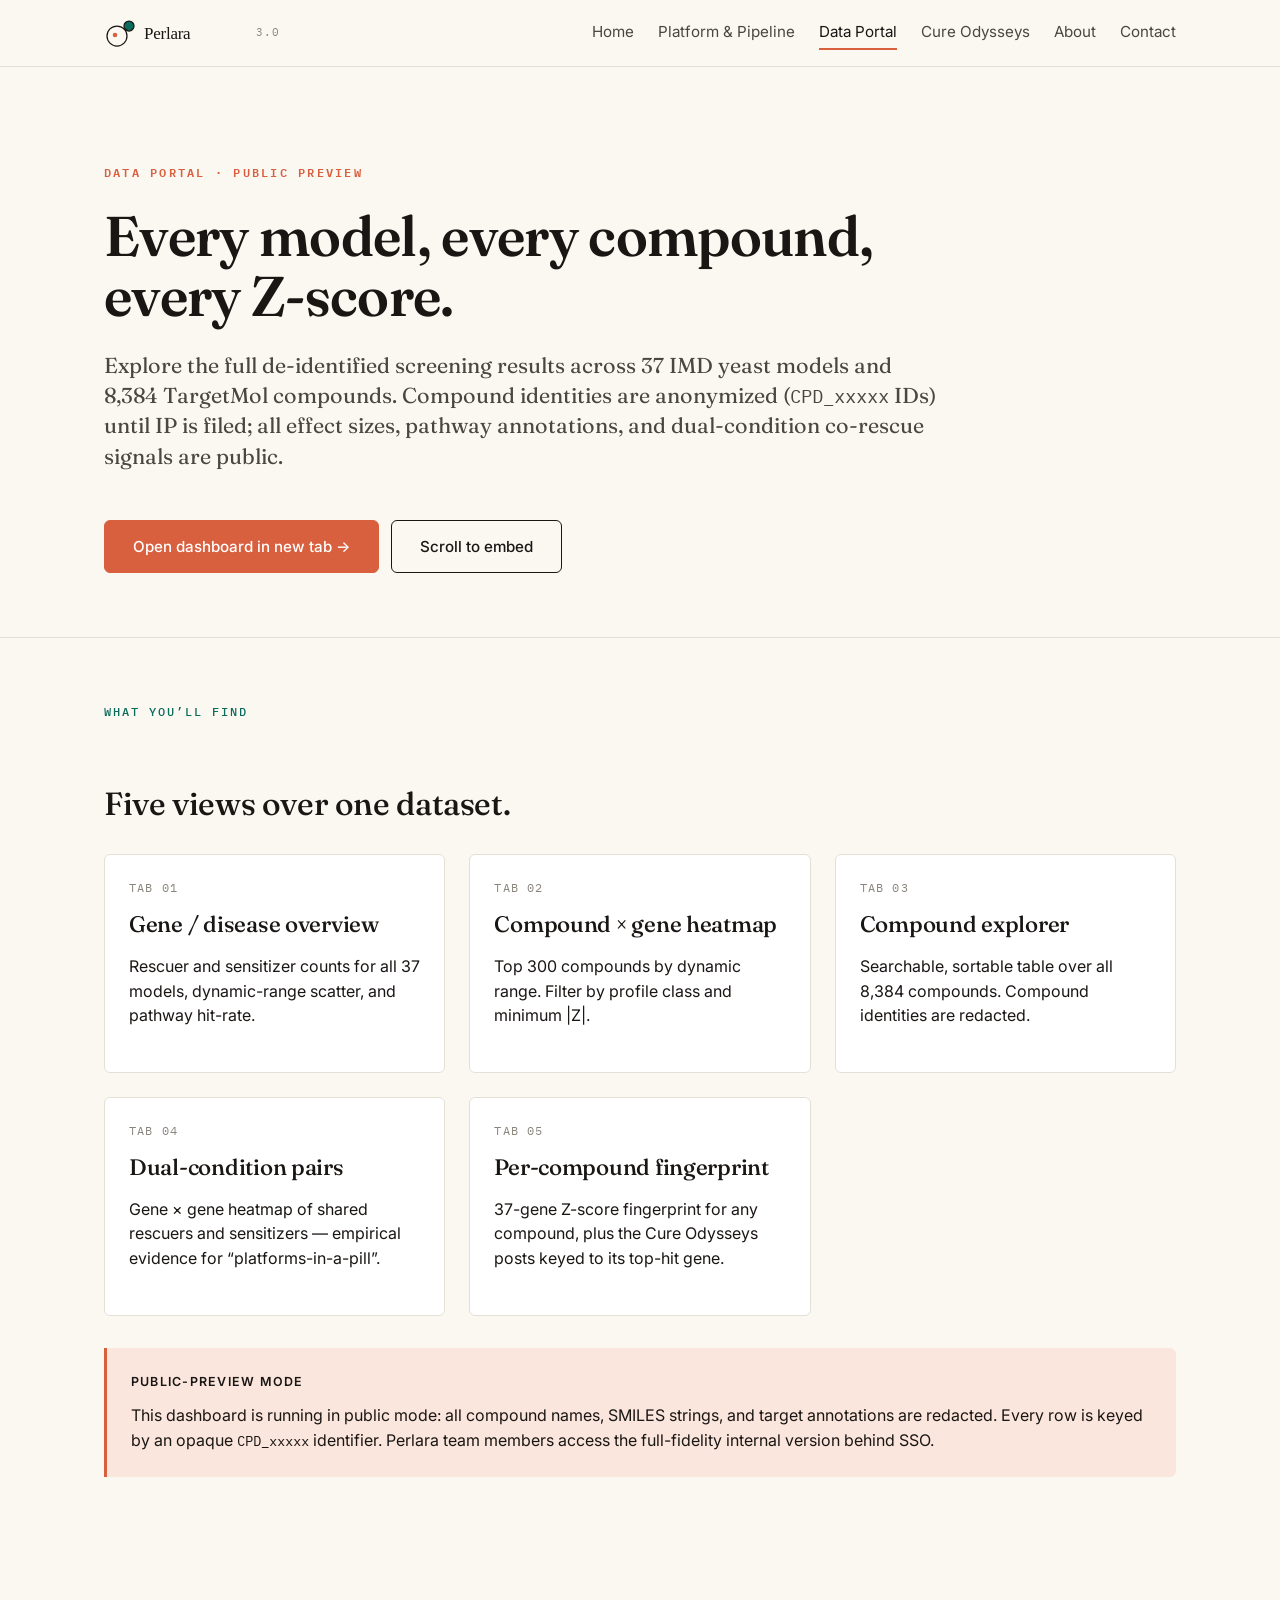
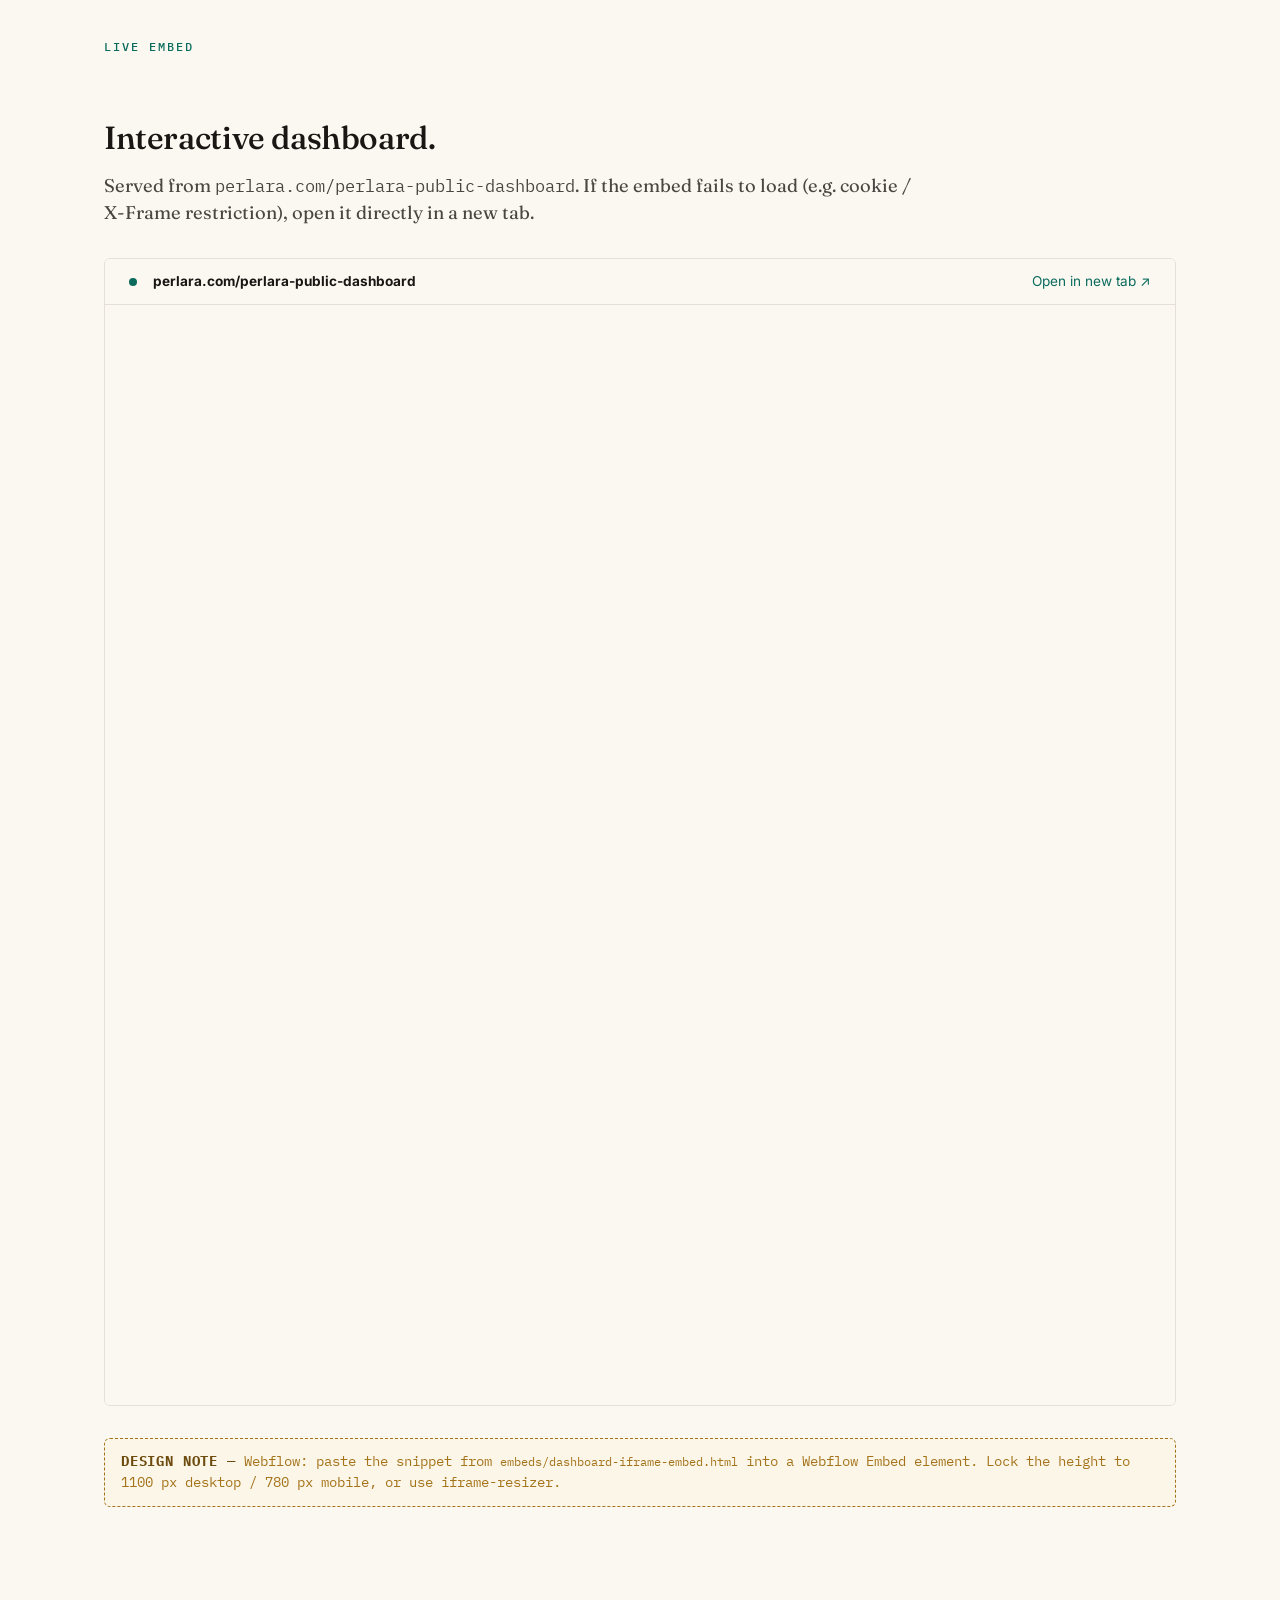
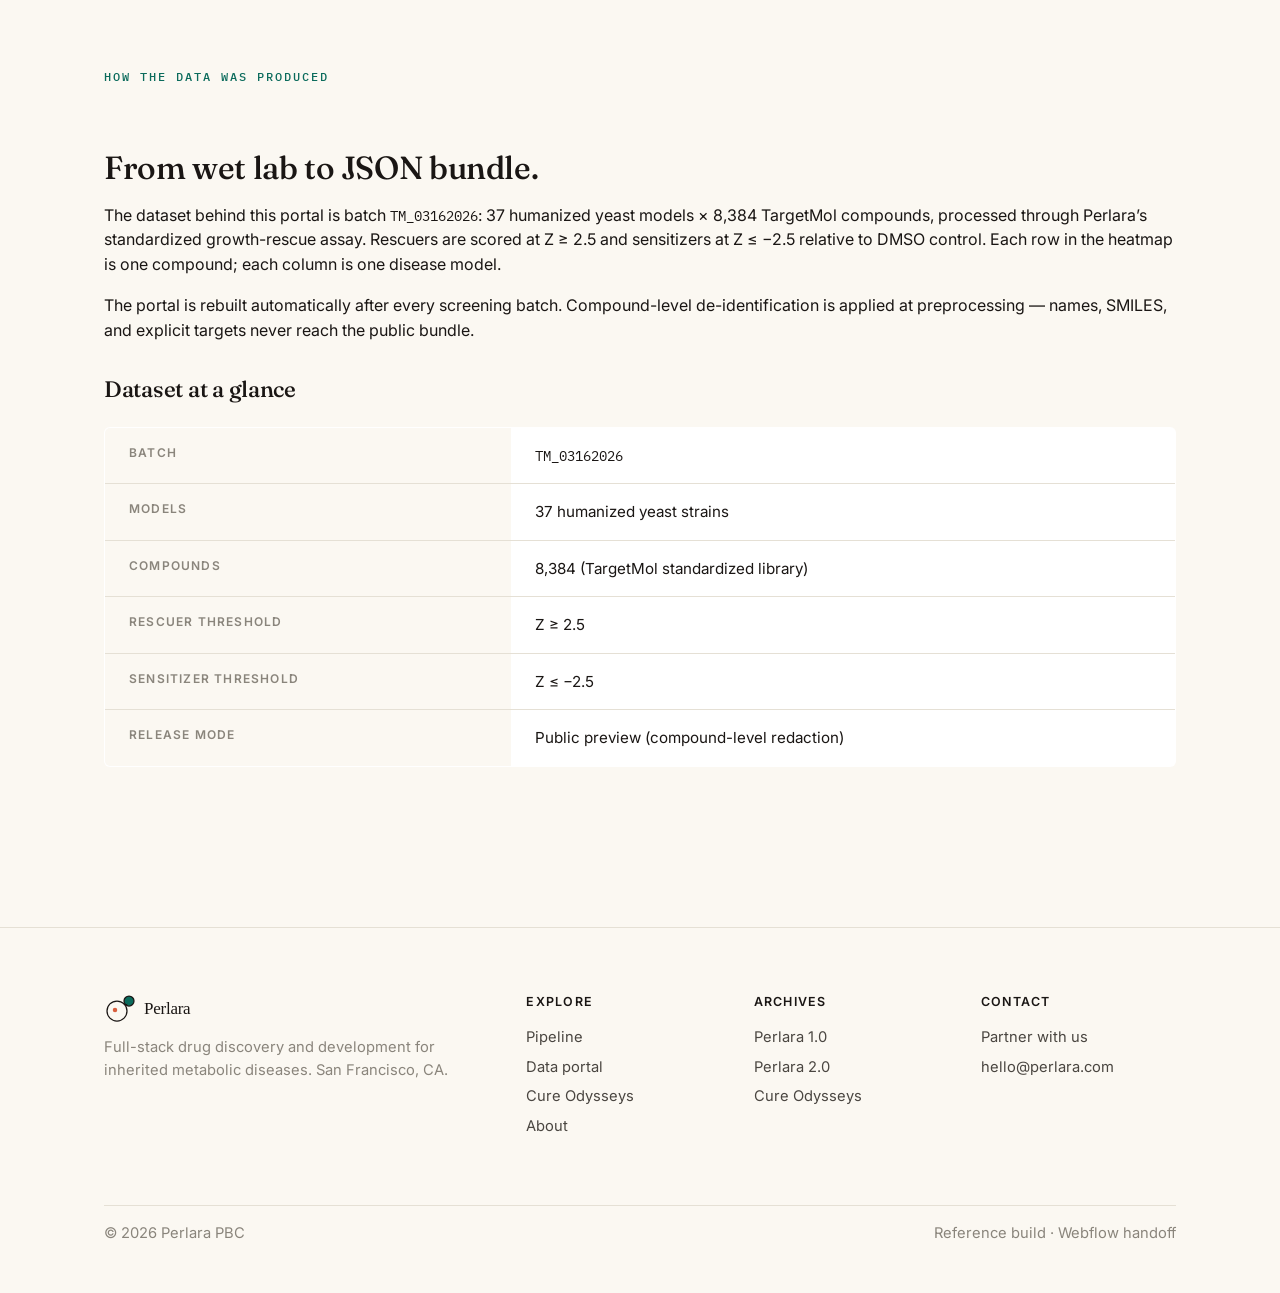
<file: Perlara 3.0 Version A/perlara-3-handoff/reference-site/data-portal.html>
<!doctype html>
<html lang="en">
<head>
<meta charset="utf-8">
<meta name="viewport" content="width=device-width, initial-scale=1">
<title>Data Portal · Perlara</title>
<meta name="description" content="Interactive, de-identified data portal over Perlara's yeast-based phenotypic screens — 37 IMD models, 8,384 compounds.">
<link rel="icon" type="image/svg+xml" href="imagery/favicon.svg">
<link rel="stylesheet" href="assets/styles.css">
</head>
<body data-page="data-portal">

<header class="nav">
  <div class="nav-inner">
    <a class="nav-brand" href="index.html" aria-label="Perlara home">
      <img src="imagery/logo-lockup.svg" alt="Perlara" height="32">
      <span class="tag">3.0</span>
    </a>
    <nav class="nav-links" aria-label="primary">
      <a data-nav="home" href="index.html">Home</a>
      <a data-nav="pipeline" href="pipeline.html">Platform &amp; Pipeline</a>
      <a data-nav="data-portal" href="data-portal.html">Data Portal</a>
      <a data-nav="cure-odysseys" href="cure-odysseys.html">Cure Odysseys</a>
      <a data-nav="about" href="about.html">About</a>
      <a data-nav="contact" href="contact.html">Contact</a>
    </nav>
  </div>
</header>

<section class="hero">
  <div class="wrap">
    <div class="eyebrow">Data portal · public preview</div>
    <h1>Every model, every compound, every Z-score.</h1>
    <p class="lede">
      Explore the full de-identified screening results across 37 IMD
      yeast models and 8,384 TargetMol compounds. Compound identities
      are anonymized (<code>CPD_xxxxx</code> IDs) until IP is filed;
      all effect sizes, pathway annotations, and dual-condition
      co-rescue signals are public.
    </p>
    <div class="cta-row">
      <a class="btn warm" href="https://www.perlara.com/perlara-public-dashboard"
         target="_blank" rel="noopener">
        Open dashboard in new tab →
      </a>
      <a class="btn secondary" href="#portal">Scroll to embed</a>
    </div>
  </div>
</section>

<section>
  <div class="wrap">
    <div class="kicker">What you&rsquo;ll find</div>
    <h2>Five views over one dataset.</h2>
    <div class="grid">
      <div class="card"><div class="card-meta">Tab 01</div>
        <h3>Gene / disease overview</h3>
        <p>Rescuer and sensitizer counts for all 37 models, dynamic-range scatter, and pathway hit-rate.</p></div>
      <div class="card"><div class="card-meta">Tab 02</div>
        <h3>Compound × gene heatmap</h3>
        <p>Top 300 compounds by dynamic range. Filter by profile class and minimum |Z|.</p></div>
      <div class="card"><div class="card-meta">Tab 03</div>
        <h3>Compound explorer</h3>
        <p>Searchable, sortable table over all 8,384 compounds. Compound identities are redacted.</p></div>
      <div class="card"><div class="card-meta">Tab 04</div>
        <h3>Dual-condition pairs</h3>
        <p>Gene × gene heatmap of shared rescuers and sensitizers — empirical evidence for &ldquo;platforms-in-a-pill&rdquo;.</p></div>
      <div class="card"><div class="card-meta">Tab 05</div>
        <h3>Per-compound fingerprint</h3>
        <p>37-gene Z-score fingerprint for any compound, plus the Cure Odysseys posts keyed to its top-hit gene.</p></div>
    </div>

    <div class="callout warm">
      <h4>Public-preview mode</h4>
      <p style="margin-bottom: 0;">
        This dashboard is running in public mode: all compound names,
        SMILES strings, and target annotations are redacted. Every row
        is keyed by an opaque <code>CPD_xxxxx</code> identifier.
        Perlara team members access the full-fidelity internal version
        behind SSO.
      </p>
    </div>
  </div>
</section>

<section id="portal">
  <div class="wrap">
    <div class="kicker">Live embed</div>
    <h2>Interactive dashboard.</h2>
    <p class="section-lede">
      Served from <code>perlara.com/perlara-public-dashboard</code>.
      If the embed fails to load (e.g. cookie / X-Frame restriction),
      open it directly in a new tab.
    </p>

    <div class="iframe-host">
      <div class="iframe-toolbar">
        <span class="dot" aria-hidden="true"></span>
        <span><strong>perlara.com/perlara-public-dashboard</strong></span>
        <span style="margin-left: auto;">
          <a href="https://www.perlara.com/perlara-public-dashboard"
             target="_blank" rel="noopener">Open in new tab ↗</a>
        </span>
      </div>
      <iframe src="https://www.perlara.com/perlara-public-dashboard"
              title="Perlara public dashboard" loading="lazy"
              referrerpolicy="no-referrer-when-downgrade"
              allow="fullscreen"></iframe>
    </div>

    <div class="wf-note">
      Webflow: paste the snippet from <code>embeds/dashboard-iframe-embed.html</code>
      into a Webflow Embed element. Lock the height to 1100 px desktop
      / 780 px mobile, or use iframe-resizer.
    </div>
  </div>
</section>

<section>
  <div class="wrap">
    <div class="kicker">How the data was produced</div>
    <h2>From wet lab to JSON bundle.</h2>
    <p>
      The dataset behind this portal is batch <code>TM_03162026</code>:
      37 humanized yeast models × 8,384 TargetMol compounds, processed
      through Perlara&rsquo;s standardized growth-rescue assay. Rescuers
      are scored at Z&nbsp;&ge;&nbsp;2.5 and sensitizers at
      Z&nbsp;&le;&nbsp;&minus;2.5 relative to DMSO control. Each row in
      the heatmap is one compound; each column is one disease model.
    </p>
    <p>
      The portal is rebuilt automatically after every screening batch.
      Compound-level de-identification is applied at preprocessing
      &mdash; names, SMILES, and explicit targets never reach the
      public bundle.
    </p>

    <h3>Dataset at a glance</h3>
    <table class="tbl">
      <tbody>
        <tr><th>Batch</th><td><code>TM_03162026</code></td></tr>
        <tr><th>Models</th><td>37 humanized yeast strains</td></tr>
        <tr><th>Compounds</th><td>8,384 (TargetMol standardized library)</td></tr>
        <tr><th>Rescuer threshold</th><td>Z &ge; 2.5</td></tr>
        <tr><th>Sensitizer threshold</th><td>Z &le; &minus;2.5</td></tr>
        <tr><th>Release mode</th><td>Public preview (compound-level redaction)</td></tr>
      </tbody>
    </table>
  </div>
</section>

<footer class="footer">
  <div class="wrap">
    <div class="footer-grid">
      <div>
        <div class="brand-row"><img src="imagery/logo-lockup.svg" alt="Perlara" height="32"></div>
        <p style="margin-bottom: 0;">
          Full-stack drug discovery and development for inherited
          metabolic diseases. San Francisco, CA.
        </p>
      </div>
      <div><h4>Explore</h4><p style="line-height: 2;">
        <a href="pipeline.html">Pipeline</a><br>
        <a href="data-portal.html">Data portal</a><br>
        <a href="cure-odysseys.html">Cure Odysseys</a><br>
        <a href="about.html">About</a></p></div>
      <div><h4>Archives</h4><p style="line-height: 2;">
        <a href="https://archive.perlara.com" target="_blank" rel="noopener">Perlara 1.0</a><br>
        <a href="archive-2.0.html">Perlara 2.0</a><br>
        <a href="https://www.cureodysseys.com" target="_blank" rel="noopener">Cure Odysseys</a></p></div>
      <div><h4>Contact</h4><p style="line-height: 2;">
        <a href="contact.html">Partner with us</a><br>
        <a href="mailto:hello@perlara.com">hello@perlara.com</a></p></div>
    </div>
    <div class="footer-bottom">
      <span>&copy; 2026 Perlara PBC</span>
      <span>Reference build · Webflow handoff</span>
    </div>
  </div>
</footer>
<script src="assets/site.js"></script>
</body>
</html>
</file>
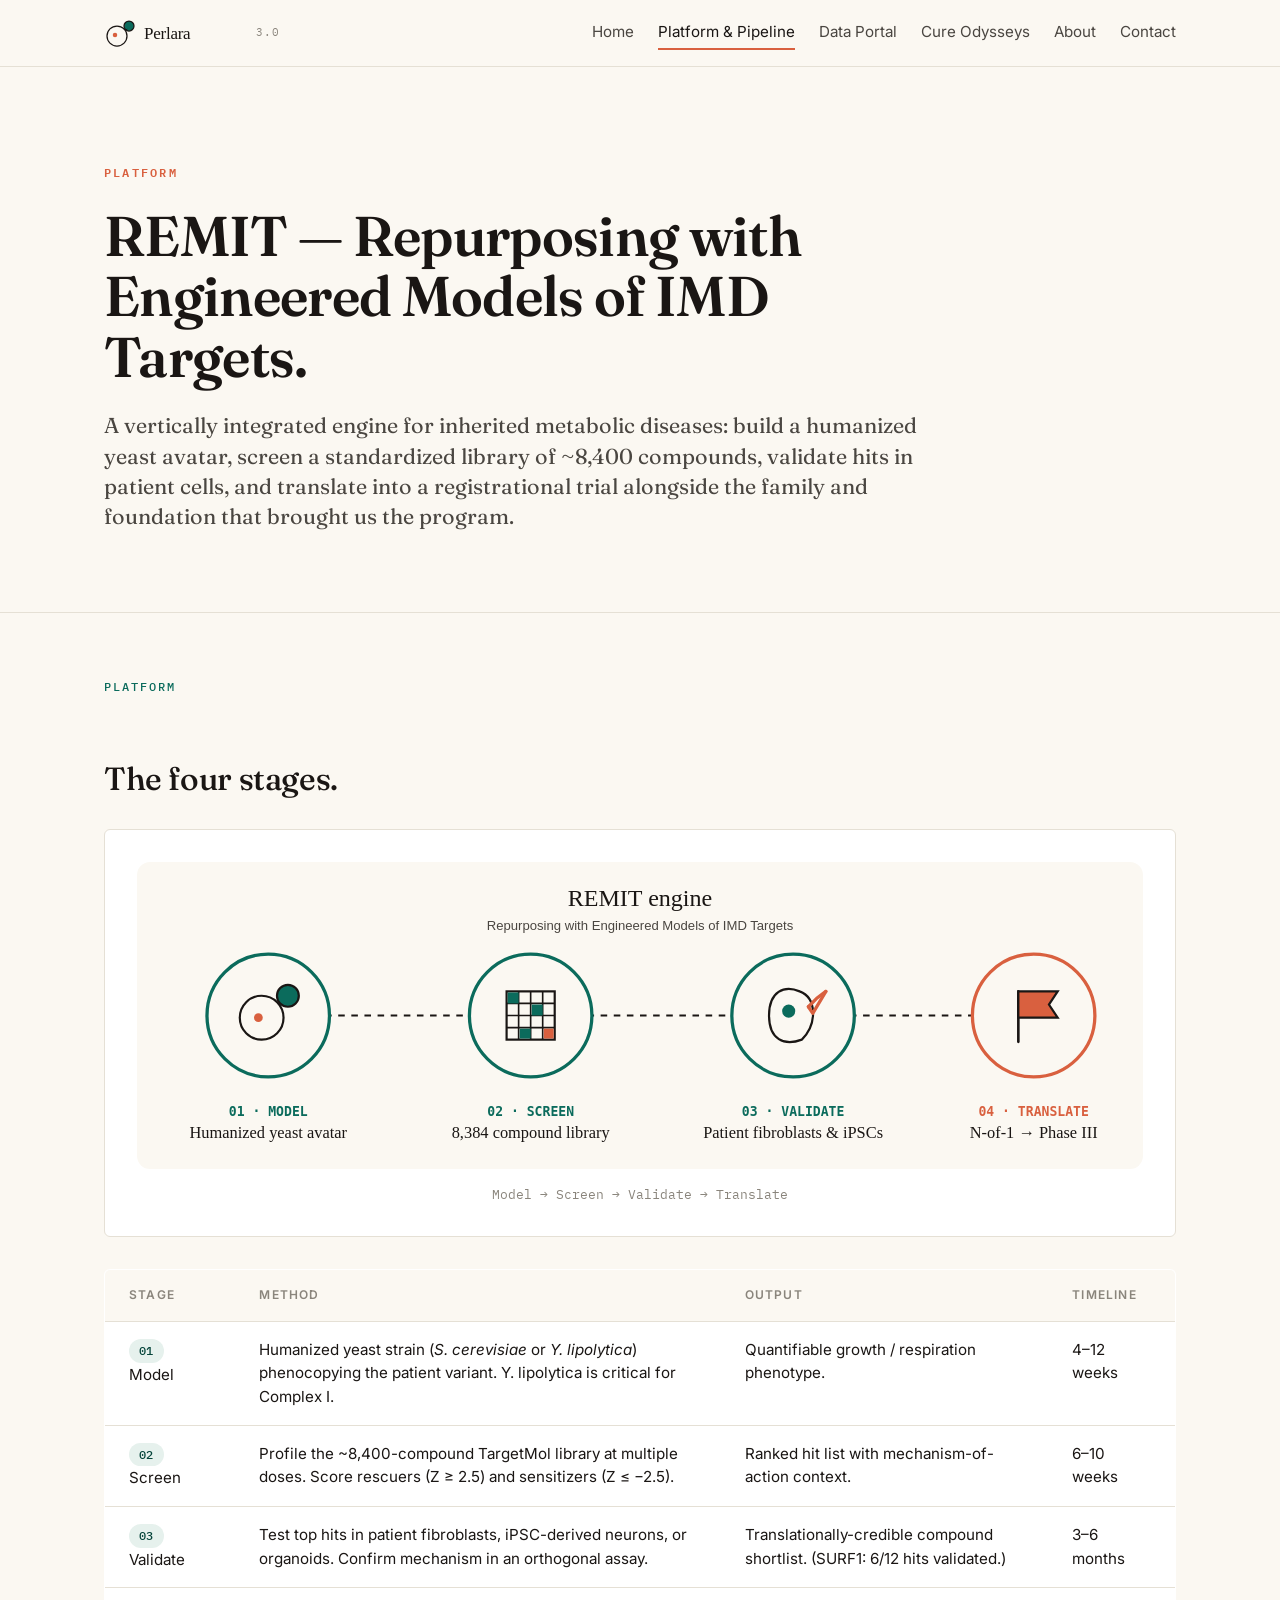
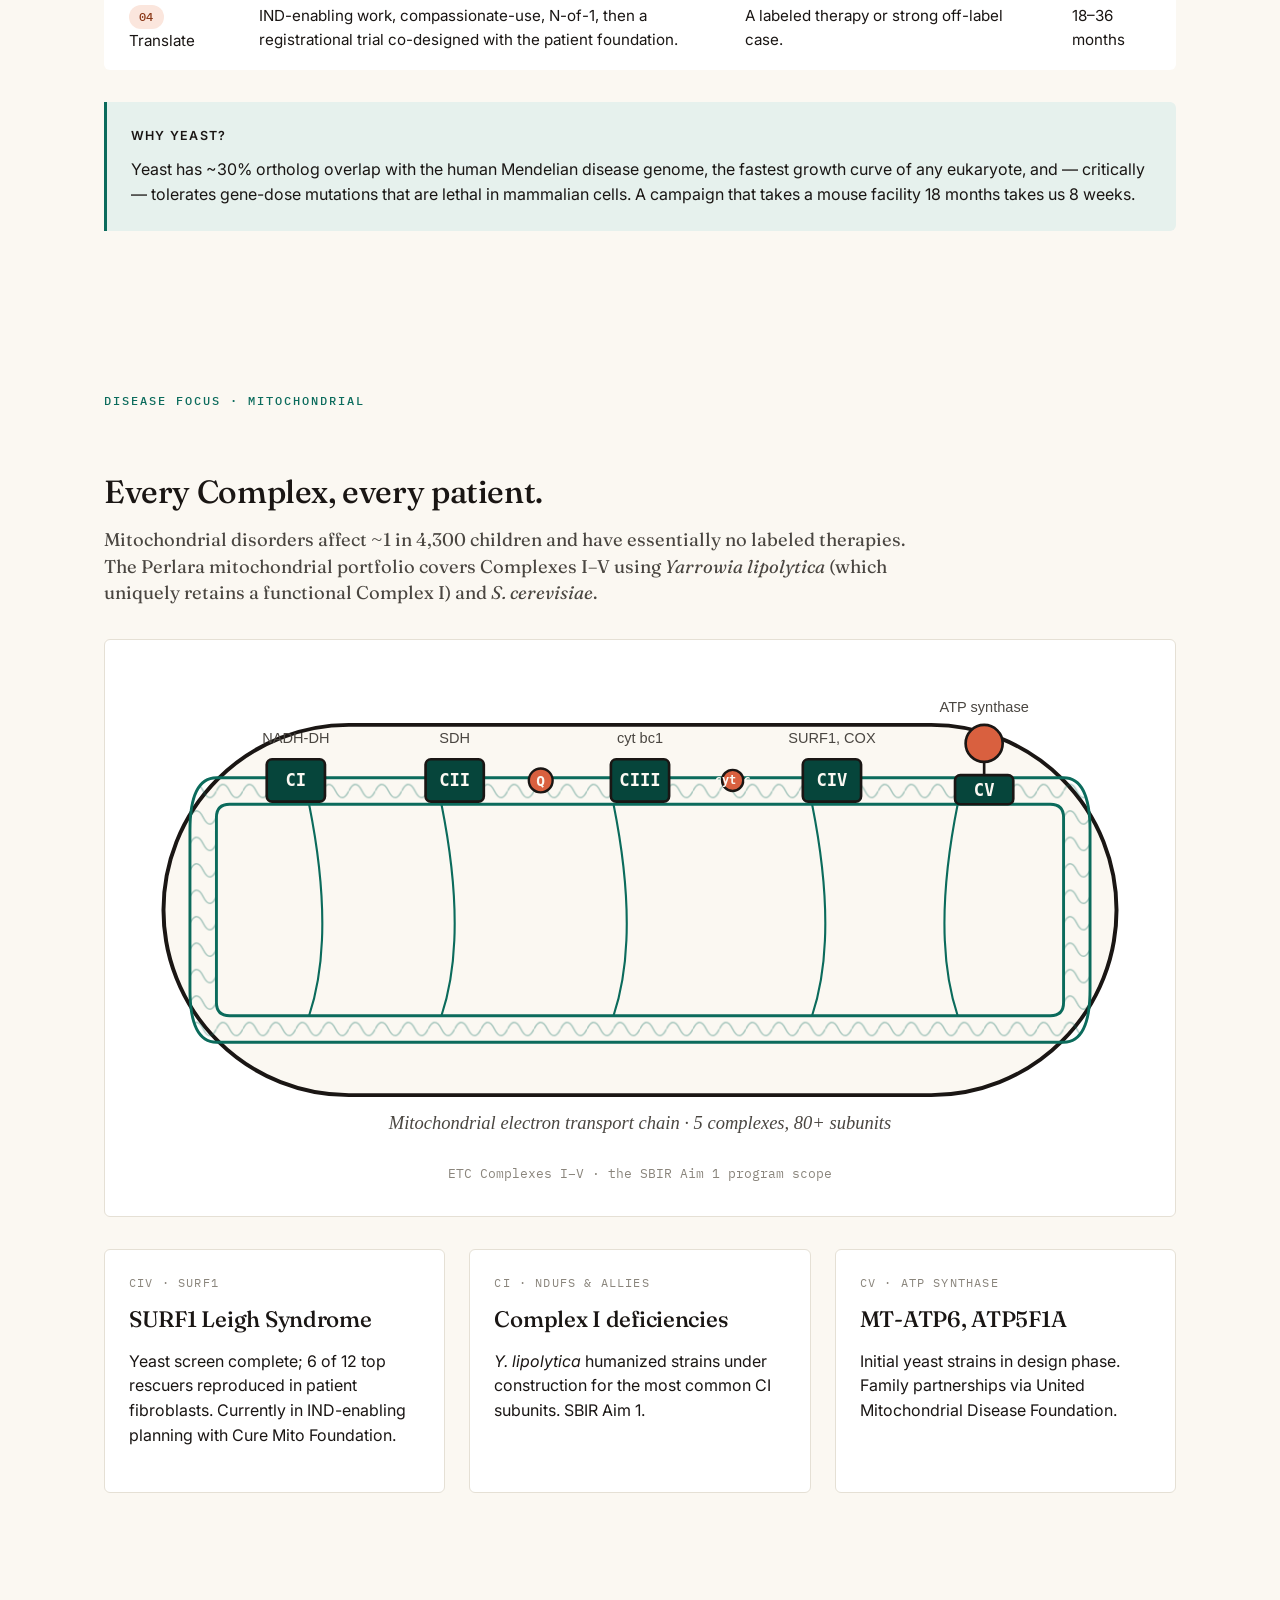
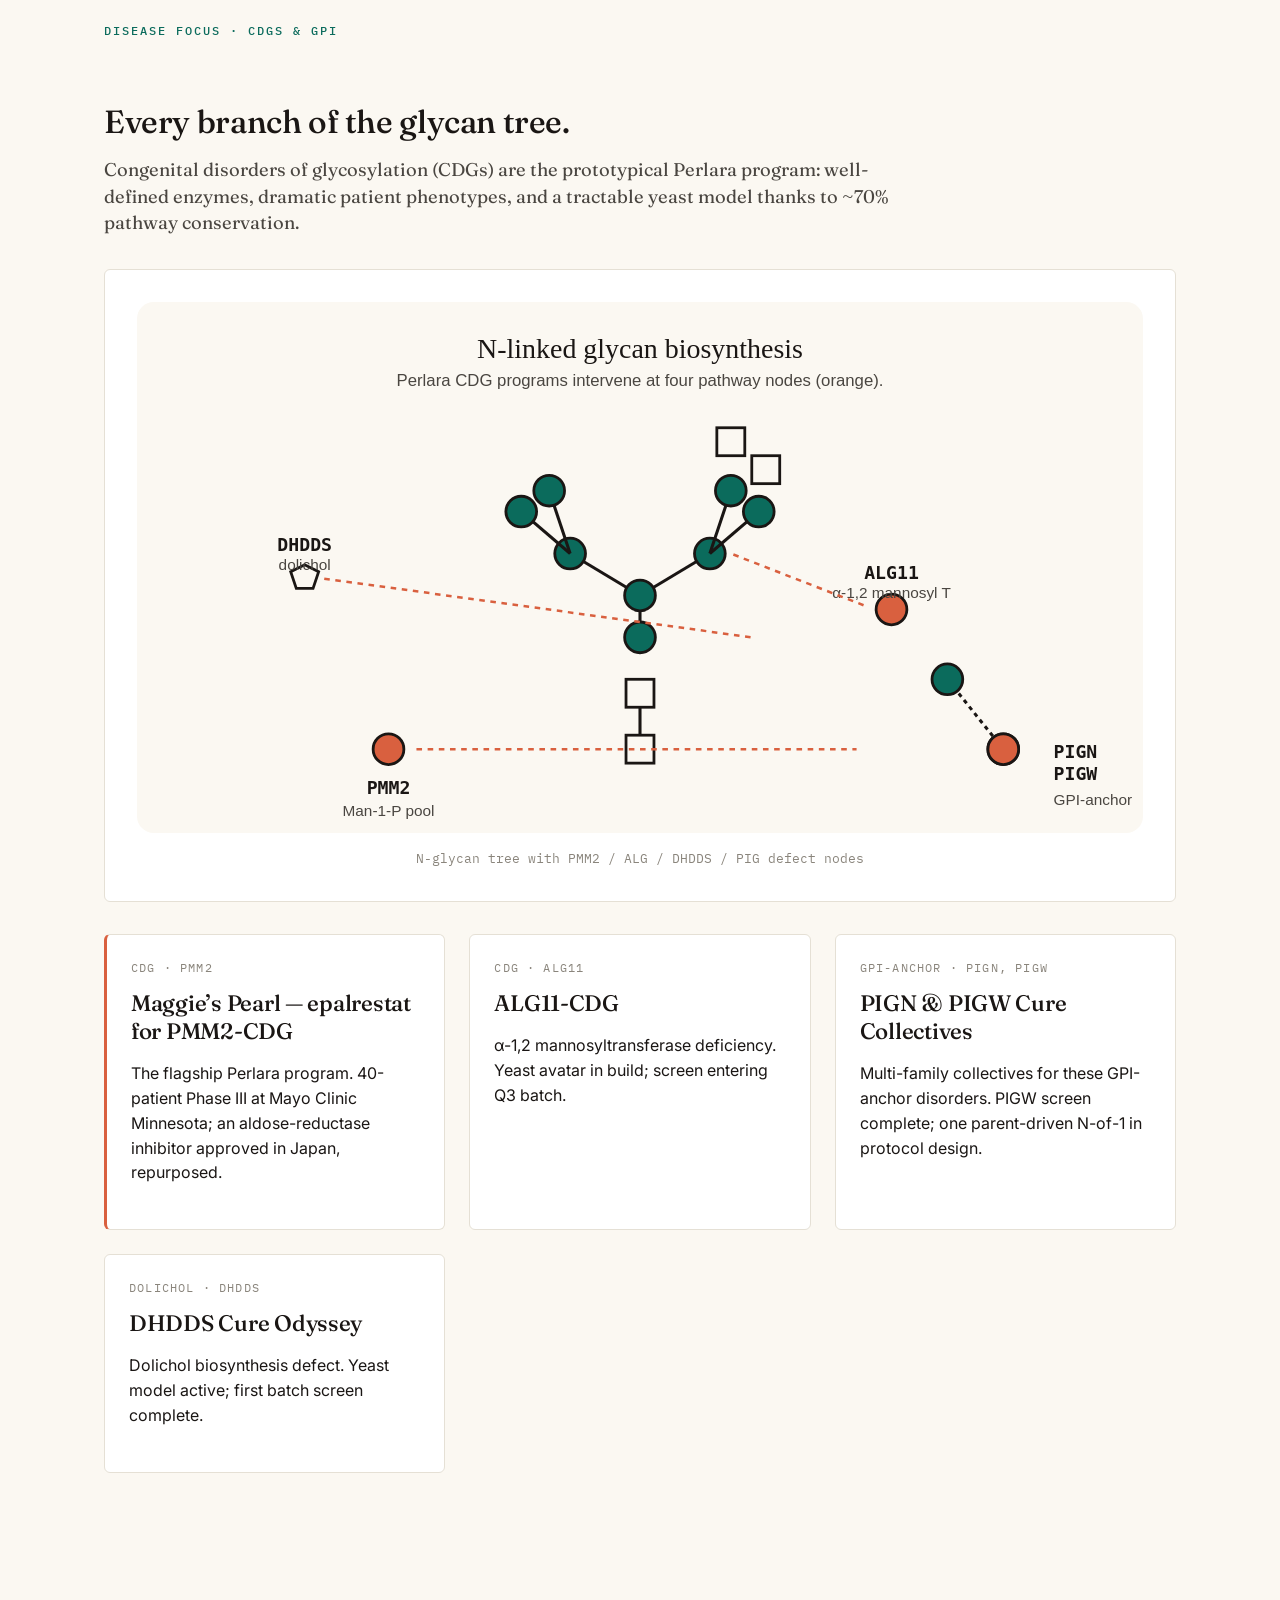
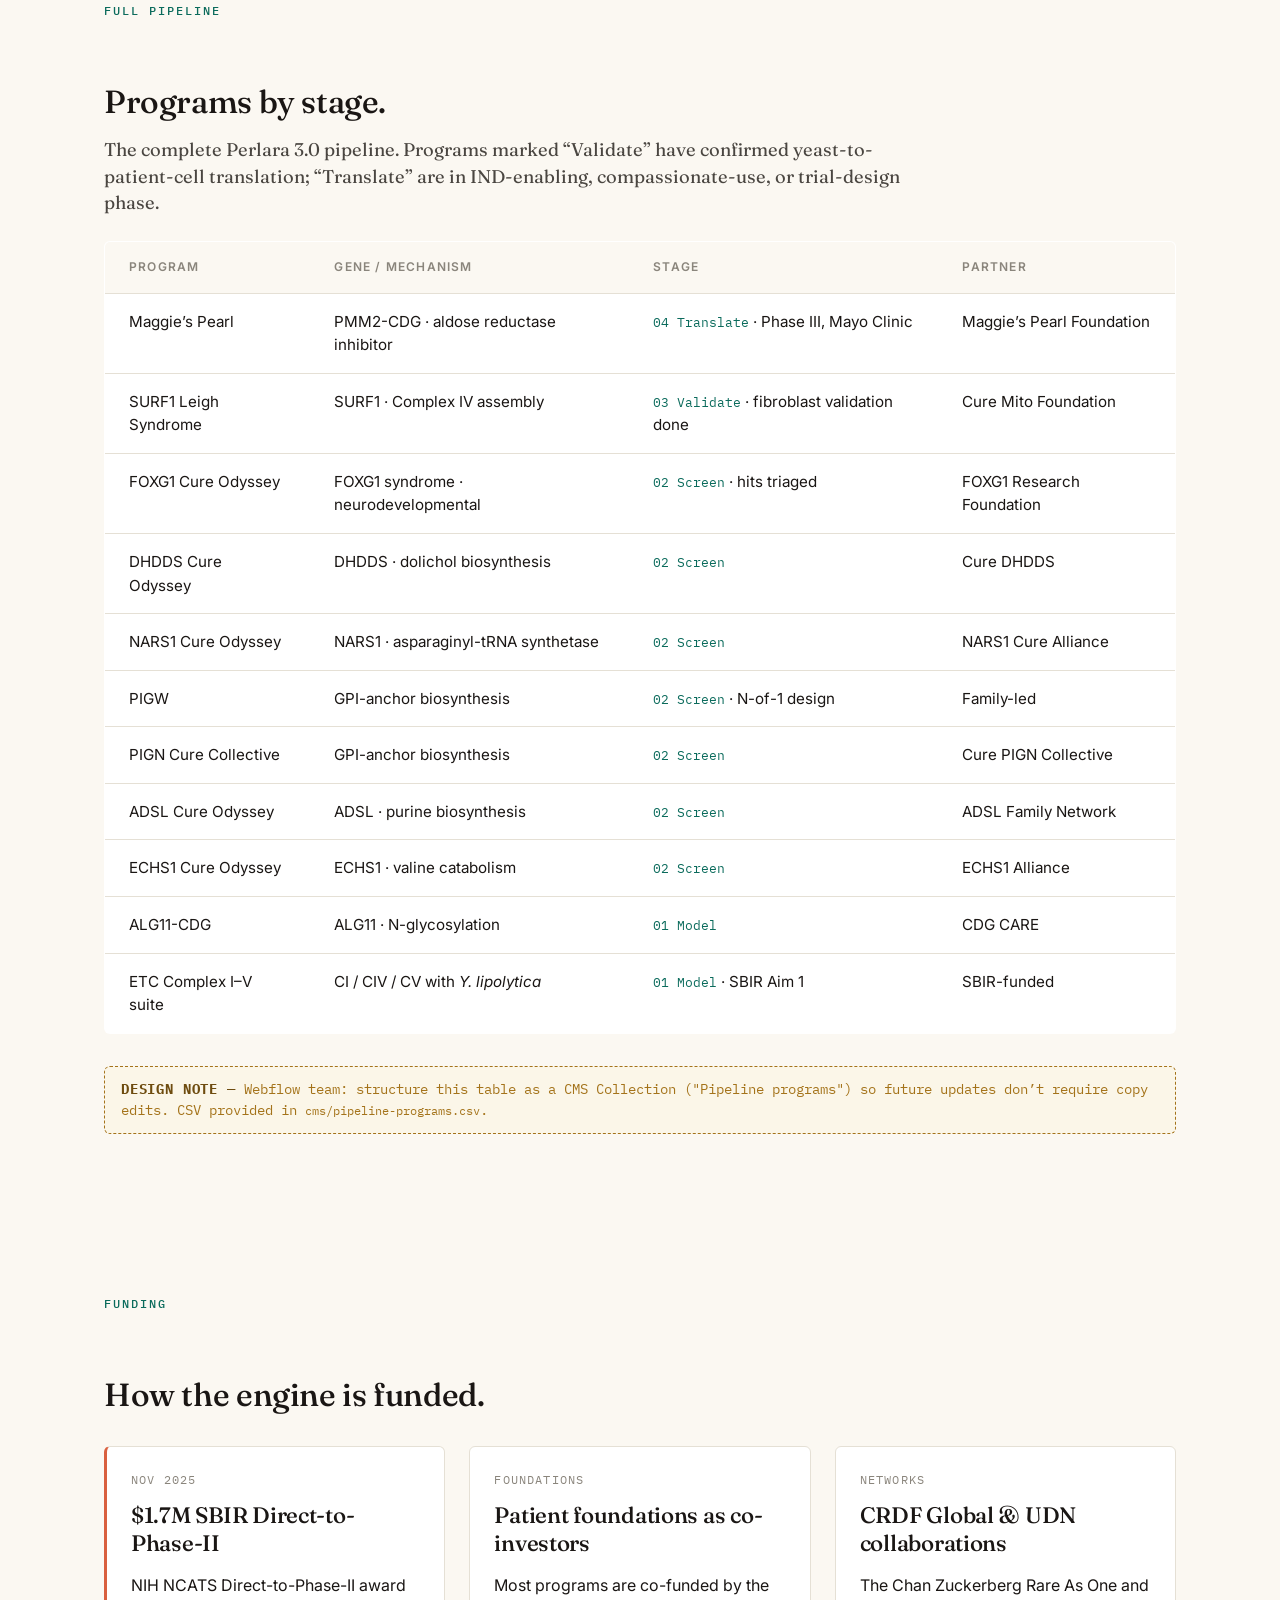
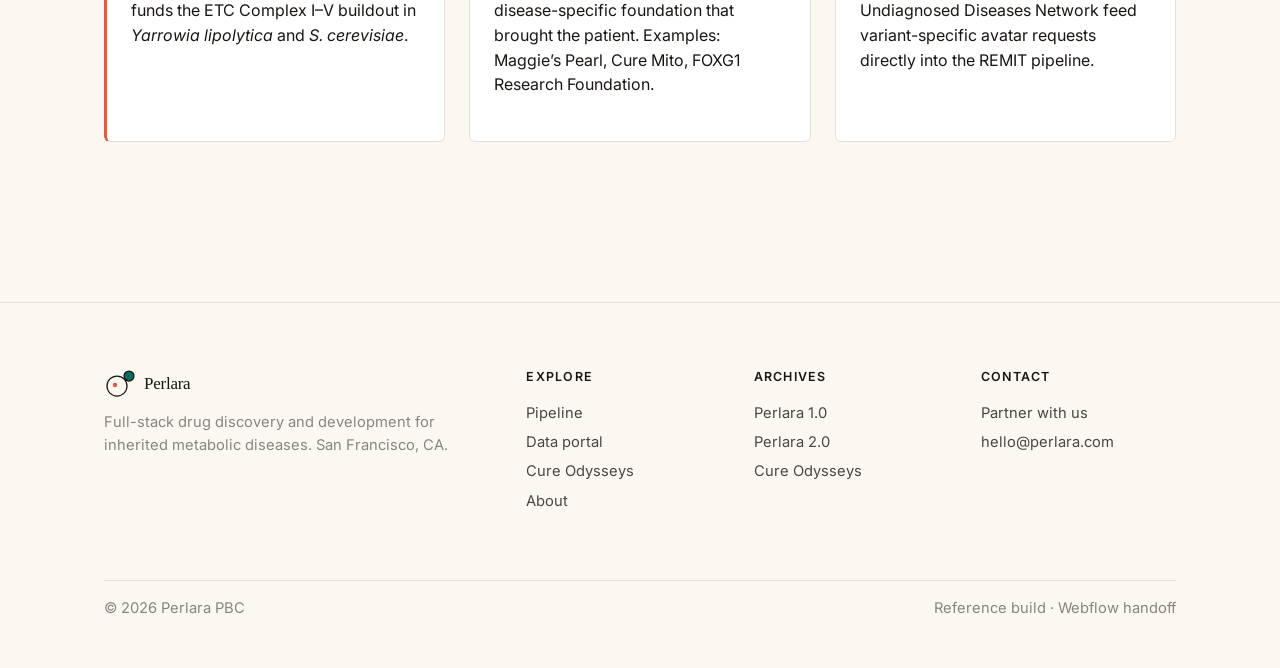
<file: Perlara 3.0 Version A/perlara-3-handoff/reference-site/pipeline.html>
<!doctype html>
<html lang="en">
<head>
<meta charset="utf-8">
<meta name="viewport" content="width=device-width, initial-scale=1">
<title>Platform &amp; Pipeline · Perlara</title>
<meta name="description" content="The REMIT platform and the Perlara 3.0 pipeline — yeast avatars, patient-cell validation, and repurposed medicines for CDGs and mitochondrial disorders.">
<link rel="icon" type="image/svg+xml" href="imagery/favicon.svg">
<link rel="stylesheet" href="assets/styles.css">
</head>
<body data-page="pipeline">

<header class="nav">
  <div class="nav-inner">
    <a class="nav-brand" href="index.html" aria-label="Perlara home">
      <img src="imagery/logo-lockup.svg" alt="Perlara" height="32">
      <span class="tag">3.0</span>
    </a>
    <nav class="nav-links" aria-label="primary">
      <a data-nav="home" href="index.html">Home</a>
      <a data-nav="pipeline" href="pipeline.html">Platform &amp; Pipeline</a>
      <a data-nav="data-portal" href="data-portal.html">Data Portal</a>
      <a data-nav="cure-odysseys" href="cure-odysseys.html">Cure Odysseys</a>
      <a data-nav="about" href="about.html">About</a>
      <a data-nav="contact" href="contact.html">Contact</a>
    </nav>
  </div>
</header>

<section class="hero">
  <div class="wrap">
    <div class="eyebrow">Platform</div>
    <h1>REMIT &mdash; Repurposing with Engineered Models of IMD Targets.</h1>
    <p class="lede">
      A vertically integrated engine for inherited metabolic diseases:
      build a humanized yeast avatar, screen a standardized library of
      ~8,400 compounds, validate hits in patient cells, and translate
      into a registrational trial alongside the family and foundation
      that brought us the program.
    </p>
  </div>
</section>

<section>
  <div class="wrap">
    <div class="kicker">Platform</div>
    <h2>The four stages.</h2>

    <div class="illustration">
      <img src="imagery/remit-engine.svg" alt="REMIT four-stage engine">
      <div class="caption">Model → Screen → Validate → Translate</div>
    </div>

    <table class="tbl">
      <thead>
        <tr>
          <th>Stage</th>
          <th>Method</th>
          <th>Output</th>
          <th>Timeline</th>
        </tr>
      </thead>
      <tbody>
        <tr>
          <td><span class="pill">01</span> Model</td>
          <td>Humanized yeast strain (<em>S. cerevisiae</em> or
              <em>Y. lipolytica</em>) phenocopying the patient variant.
              Y. lipolytica is critical for Complex I.</td>
          <td>Quantifiable growth / respiration phenotype.</td>
          <td>4&ndash;12 weeks</td>
        </tr>
        <tr>
          <td><span class="pill">02</span> Screen</td>
          <td>Profile the ~8,400-compound TargetMol library at
              multiple doses. Score rescuers (Z&nbsp;&ge;&nbsp;2.5) and
              sensitizers (Z&nbsp;&le;&nbsp;&minus;2.5).</td>
          <td>Ranked hit list with mechanism-of-action context.</td>
          <td>6&ndash;10 weeks</td>
        </tr>
        <tr>
          <td><span class="pill">03</span> Validate</td>
          <td>Test top hits in patient fibroblasts, iPSC-derived
              neurons, or organoids. Confirm mechanism in an orthogonal
              assay.</td>
          <td>Translationally-credible compound shortlist.
              (SURF1: 6/12 hits validated.)</td>
          <td>3&ndash;6 months</td>
        </tr>
        <tr>
          <td><span class="pill warm">04</span> Translate</td>
          <td>IND-enabling work, compassionate-use, N-of-1, then a
              registrational trial co-designed with the patient
              foundation.</td>
          <td>A labeled therapy or strong off-label case.</td>
          <td>18&ndash;36 months</td>
        </tr>
      </tbody>
    </table>

    <div class="callout">
      <h4>Why yeast?</h4>
      <p style="margin-bottom: 0;">
        Yeast has ~30% ortholog overlap with the human Mendelian disease
        genome, the fastest growth curve of any eukaryote, and &mdash;
        critically &mdash; tolerates gene-dose mutations that are lethal
        in mammalian cells. A campaign that takes a mouse facility 18
        months takes us 8 weeks.
      </p>
    </div>
  </div>
</section>

<!-- ========== MITOCHONDRIAL DISEASES ========== -->
<section>
  <div class="wrap">
    <div class="kicker">Disease focus · Mitochondrial</div>
    <h2>Every Complex, every patient.</h2>
    <p class="section-lede">
      Mitochondrial disorders affect ~1 in 4,300 children and have
      essentially no labeled therapies. The Perlara mitochondrial
      portfolio covers Complexes I&ndash;V using <em>Yarrowia
      lipolytica</em> (which uniquely retains a functional Complex I)
      and <em>S. cerevisiae</em>.
    </p>

    <div class="illustration">
      <img src="imagery/mitochondrion.svg" alt="Mitochondrion with ETC Complexes I to V">
      <div class="caption">ETC Complexes I&ndash;V · the SBIR Aim 1 program scope</div>
    </div>

    <div class="grid">
      <div class="card">
        <div class="card-meta">CIV · SURF1</div>
        <h3>SURF1 Leigh Syndrome</h3>
        <p>
          Yeast screen complete; 6 of 12 top rescuers reproduced in
          patient fibroblasts. Currently in IND-enabling planning with
          Cure Mito Foundation.
        </p>
      </div>
      <div class="card">
        <div class="card-meta">CI · NDUFS &amp; allies</div>
        <h3>Complex I deficiencies</h3>
        <p>
          <em>Y. lipolytica</em> humanized strains under construction
          for the most common CI subunits. SBIR Aim&nbsp;1.
        </p>
      </div>
      <div class="card">
        <div class="card-meta">CV · ATP synthase</div>
        <h3>MT-ATP6, ATP5F1A</h3>
        <p>
          Initial yeast strains in design phase. Family partnerships
          via United Mitochondrial Disease Foundation.
        </p>
      </div>
    </div>
  </div>
</section>

<!-- ========== CDGs ========== -->
<section>
  <div class="wrap">
    <div class="kicker">Disease focus · CDGs &amp; GPI</div>
    <h2>Every branch of the glycan tree.</h2>
    <p class="section-lede">
      Congenital disorders of glycosylation (CDGs) are the
      prototypical Perlara program: well-defined enzymes, dramatic
      patient phenotypes, and a tractable yeast model thanks to
      ~70% pathway conservation.
    </p>

    <div class="illustration">
      <img src="imagery/glycan-tree.svg" alt="Glycan tree with CDG defect points">
      <div class="caption">N-glycan tree with PMM2 / ALG / DHDDS / PIG defect nodes</div>
    </div>

    <div class="grid">
      <div class="card warm">
        <div class="card-meta">CDG · PMM2</div>
        <h3>Maggie&rsquo;s Pearl &mdash; epalrestat for PMM2-CDG</h3>
        <p>
          The flagship Perlara program. 40-patient Phase III at Mayo
          Clinic Minnesota; an aldose-reductase inhibitor approved in
          Japan, repurposed.
        </p>
      </div>
      <div class="card">
        <div class="card-meta">CDG · ALG11</div>
        <h3>ALG11-CDG</h3>
        <p>
          α-1,2 mannosyltransferase deficiency. Yeast avatar in build;
          screen entering Q3 batch.
        </p>
      </div>
      <div class="card">
        <div class="card-meta">GPI-anchor · PIGN, PIGW</div>
        <h3>PIGN &amp; PIGW Cure Collectives</h3>
        <p>
          Multi-family collectives for these GPI-anchor disorders.
          PIGW screen complete; one parent-driven N-of-1 in protocol
          design.
        </p>
      </div>
      <div class="card">
        <div class="card-meta">Dolichol · DHDDS</div>
        <h3>DHDDS Cure Odyssey</h3>
        <p>
          Dolichol biosynthesis defect. Yeast model active; first
          batch screen complete.
        </p>
      </div>
    </div>
  </div>
</section>

<!-- ========== FULL PIPELINE TABLE ========== -->
<section>
  <div class="wrap">
    <div class="kicker">Full pipeline</div>
    <h2>Programs by stage.</h2>
    <p class="section-lede">
      The complete Perlara 3.0 pipeline. Programs marked
      &ldquo;Validate&rdquo; have confirmed yeast-to-patient-cell
      translation; &ldquo;Translate&rdquo; are in IND-enabling,
      compassionate-use, or trial-design phase.
    </p>

    <table class="tbl" aria-label="Pipeline">
      <thead>
        <tr>
          <th>Program</th>
          <th>Gene / mechanism</th>
          <th>Stage</th>
          <th>Partner</th>
        </tr>
      </thead>
      <tbody>
        <tr>
          <td>Maggie&rsquo;s Pearl</td>
          <td>PMM2-CDG · aldose reductase inhibitor</td>
          <td><span class="ph-stage">04 Translate</span> · Phase III, Mayo Clinic</td>
          <td>Maggie&rsquo;s Pearl Foundation</td>
        </tr>
        <tr>
          <td>SURF1 Leigh Syndrome</td>
          <td>SURF1 · Complex IV assembly</td>
          <td><span class="ph-stage">03 Validate</span> · fibroblast validation done</td>
          <td>Cure Mito Foundation</td>
        </tr>
        <tr>
          <td>FOXG1 Cure Odyssey</td>
          <td>FOXG1 syndrome · neurodevelopmental</td>
          <td><span class="ph-stage">02 Screen</span> · hits triaged</td>
          <td>FOXG1 Research Foundation</td>
        </tr>
        <tr>
          <td>DHDDS Cure Odyssey</td>
          <td>DHDDS · dolichol biosynthesis</td>
          <td><span class="ph-stage">02 Screen</span></td>
          <td>Cure DHDDS</td>
        </tr>
        <tr>
          <td>NARS1 Cure Odyssey</td>
          <td>NARS1 · asparaginyl-tRNA synthetase</td>
          <td><span class="ph-stage">02 Screen</span></td>
          <td>NARS1 Cure Alliance</td>
        </tr>
        <tr>
          <td>PIGW</td>
          <td>GPI-anchor biosynthesis</td>
          <td><span class="ph-stage">02 Screen</span> · N-of-1 design</td>
          <td>Family-led</td>
        </tr>
        <tr>
          <td>PIGN Cure Collective</td>
          <td>GPI-anchor biosynthesis</td>
          <td><span class="ph-stage">02 Screen</span></td>
          <td>Cure PIGN Collective</td>
        </tr>
        <tr>
          <td>ADSL Cure Odyssey</td>
          <td>ADSL · purine biosynthesis</td>
          <td><span class="ph-stage">02 Screen</span></td>
          <td>ADSL Family Network</td>
        </tr>
        <tr>
          <td>ECHS1 Cure Odyssey</td>
          <td>ECHS1 · valine catabolism</td>
          <td><span class="ph-stage">02 Screen</span></td>
          <td>ECHS1 Alliance</td>
        </tr>
        <tr>
          <td>ALG11-CDG</td>
          <td>ALG11 · N-glycosylation</td>
          <td><span class="ph-stage">01 Model</span></td>
          <td>CDG CARE</td>
        </tr>
        <tr>
          <td>ETC Complex I&ndash;V suite</td>
          <td>CI / CIV / CV with <em>Y. lipolytica</em></td>
          <td><span class="ph-stage">01 Model</span> · SBIR Aim&nbsp;1</td>
          <td>SBIR-funded</td>
        </tr>
      </tbody>
    </table>

    <div class="wf-note">
      Webflow team: structure this table as a CMS Collection
      ("Pipeline programs") so future updates don&rsquo;t require
      copy edits. CSV provided in <code>cms/pipeline-programs.csv</code>.
    </div>
  </div>
</section>

<!-- ========== FUNDING ========== -->
<section>
  <div class="wrap">
    <div class="kicker">Funding</div>
    <h2>How the engine is funded.</h2>
    <div class="grid">
      <div class="card warm">
        <div class="card-meta">Nov 2025</div>
        <h3>$1.7M SBIR Direct-to-Phase-II</h3>
        <p>
          NIH NCATS Direct-to-Phase-II award funds the ETC Complex
          I&ndash;V buildout in <em>Yarrowia lipolytica</em> and
          <em>S. cerevisiae</em>.
        </p>
      </div>
      <div class="card">
        <div class="card-meta">Foundations</div>
        <h3>Patient foundations as co-investors</h3>
        <p>
          Most programs are co-funded by the disease-specific
          foundation that brought the patient. Examples: Maggie&rsquo;s
          Pearl, Cure Mito, FOXG1 Research Foundation.
        </p>
      </div>
      <div class="card">
        <div class="card-meta">Networks</div>
        <h3>CRDF Global &amp; UDN collaborations</h3>
        <p>
          The Chan Zuckerberg Rare As One and Undiagnosed Diseases
          Network feed variant-specific avatar requests directly into
          the REMIT pipeline.
        </p>
      </div>
    </div>
  </div>
</section>

<footer class="footer">
  <div class="wrap">
    <div class="footer-grid">
      <div>
        <div class="brand-row"><img src="imagery/logo-lockup.svg" alt="Perlara" height="32"></div>
        <p style="margin-bottom: 0;">
          Full-stack drug discovery and development for inherited
          metabolic diseases. San Francisco, CA.
        </p>
      </div>
      <div><h4>Explore</h4><p style="line-height: 2;">
        <a href="pipeline.html">Pipeline</a><br>
        <a href="data-portal.html">Data portal</a><br>
        <a href="cure-odysseys.html">Cure Odysseys</a><br>
        <a href="about.html">About</a></p></div>
      <div><h4>Archives</h4><p style="line-height: 2;">
        <a href="https://archive.perlara.com" target="_blank" rel="noopener">Perlara 1.0</a><br>
        <a href="archive-2.0.html">Perlara 2.0</a><br>
        <a href="https://www.cureodysseys.com" target="_blank" rel="noopener">Cure Odysseys</a></p></div>
      <div><h4>Contact</h4><p style="line-height: 2;">
        <a href="contact.html">Partner with us</a><br>
        <a href="mailto:hello@perlara.com">hello@perlara.com</a></p></div>
    </div>
    <div class="footer-bottom">
      <span>&copy; 2026 Perlara PBC</span>
      <span>Reference build · Webflow handoff</span>
    </div>
  </div>
</footer>
<script src="assets/site.js"></script>
</body>
</html>
</file>
<file: Perlara 3.0 Version A/perlara-3-handoff/reference-site/assets/styles.css>
/* ============================================================
   Perlara 3.0 — reference stylesheet
   ------------------------------------------------------------
   "Warm scientific" tokens. Mirrors BRAND_GUIDELINES.md.
   The Webflow team should re-create this in Style Manager
   variables; this file exists so the static reference site
   demos the same look exactly.
   ============================================================ */

@import url('https://fonts.googleapis.com/css2?family=Fraunces:opsz,wght@9..144,400;9..144,500;9..144,600&family=Inter:wght@400;500;600&family=IBM+Plex+Mono:wght@400&display=swap');

:root {
  /* color */
  --brand-bg:           #FBF8F2;
  --brand-surface:      #FFFFFF;
  --brand-ink:          #1A1614;
  --brand-ink-soft:     #4A4641;
  --brand-muted:        #8A857C;
  --brand-rule:         #E5E0D5;
  --brand-accent:       #0B6B5C;
  --brand-accent-soft:  #E6F1ED;
  --brand-accent-deep:  #06453B;
  --brand-warm:         #D9603F;
  --brand-warm-soft:    #FBE6DD;
  --brand-warn:         #A4731A;

  /* type */
  --font-display: "Fraunces", "Iowan Old Style", Georgia, serif;
  --font-body:    "Inter", -apple-system, "Segoe UI", Roboto, sans-serif;
  --font-mono:    "IBM Plex Mono", ui-monospace, Menlo, monospace;

  /* spacing */
  --s-1: 4px; --s-2: 8px; --s-3: 12px; --s-4: 16px;
  --s-5: 24px; --s-6: 32px; --s-7: 48px; --s-8: 64px; --s-9: 96px;

  --radius: 6px;
  --max-w: 1120px;
}

*, *::before, *::after { box-sizing: border-box; }
html, body { margin: 0; padding: 0; }
body {
  background: var(--brand-bg);
  color: var(--brand-ink);
  font-family: var(--font-body);
  font-size: 16px;
  line-height: 1.55;
  -webkit-font-smoothing: antialiased;
  text-rendering: optimizeLegibility;
}
img, svg { max-width: 100%; display: block; }

a {
  color: var(--brand-accent);
  text-decoration: none;
  border-bottom: 1px solid transparent;
  transition: border-color 120ms ease, color 120ms ease;
}
a:hover { border-bottom-color: var(--brand-accent); color: var(--brand-accent-deep); }
a:focus-visible {
  outline: 2px solid var(--brand-warm);
  outline-offset: 2px;
  border-radius: 2px;
}

hr {
  border: 0;
  border-top: 1px solid var(--brand-rule);
  margin: var(--s-8) 0;
}

h1, h2, h3, h4 {
  font-family: var(--font-display);
  font-weight: 600;
  color: var(--brand-ink);
  letter-spacing: -0.012em;
  margin: 0 0 var(--s-4);
}
h1 { font-size: 2.75rem; line-height: 1.08; font-weight: 600; }
h2 { font-size: 2rem; line-height: 1.15; font-weight: 500; margin-top: var(--s-8); }
h3 { font-size: 1.4rem; line-height: 1.25; font-weight: 500; margin-top: var(--s-6); }
h4 { font-family: var(--font-body); font-size: 0.78rem; font-weight: 600;
     text-transform: uppercase; letter-spacing: 0.1em; color: var(--brand-muted);
     margin-bottom: var(--s-3); }

p { margin: 0 0 var(--s-4); }
strong { color: var(--brand-ink); }
small  { color: var(--brand-muted); }
em     { font-style: italic; }
code, pre { font-family: var(--font-mono); font-size: 0.9em; }
pre {
  background: #F3EFE5;
  padding: var(--s-4);
  overflow-x: auto;
  border-radius: var(--radius);
}

/* ---------- layout ---------- */
.wrap { max-width: var(--max-w); margin: 0 auto; padding: 0 var(--s-5); }

/* ---------- nav ---------- */
.nav {
  border-bottom: 1px solid var(--brand-rule);
  background: var(--brand-bg);
  position: sticky;
  top: 0;
  z-index: 50;
  backdrop-filter: saturate(140%) blur(8px);
}
.nav-inner {
  max-width: var(--max-w);
  margin: 0 auto;
  padding: var(--s-4) var(--s-5);
  display: flex;
  align-items: center;
  gap: var(--s-5);
  flex-wrap: wrap;
}
.nav-brand {
  display: inline-flex;
  align-items: center;
  gap: var(--s-3);
  border: 0;
}
.nav-brand:hover { border-bottom-color: transparent; }
.nav-brand svg { height: 32px; width: auto; }
.nav-brand .tag {
  font-family: var(--font-mono);
  font-size: 0.7rem;
  color: var(--brand-muted);
  letter-spacing: 0.08em;
  text-transform: uppercase;
}
.nav-links {
  margin-left: auto;
  display: flex;
  gap: var(--s-5);
  flex-wrap: wrap;
}
.nav-links a {
  color: var(--brand-ink-soft);
  font-size: 0.95rem;
  border: 0;
  padding: var(--s-1) 0;
  border-bottom: 2px solid transparent;
}
.nav-links a:hover { color: var(--brand-ink); }
.nav-links a.current {
  color: var(--brand-ink);
  border-bottom-color: var(--brand-warm);
}

/* ---------- hero ---------- */
.hero {
  padding: var(--s-9) 0 var(--s-8);
  border-bottom: 1px solid var(--brand-rule);
  position: relative;
  overflow: hidden;
}
.hero .eyebrow {
  font-family: var(--font-mono);
  color: var(--brand-warm);
  font-size: 0.78rem;
  text-transform: uppercase;
  letter-spacing: 0.18em;
  font-weight: 600;
  margin-bottom: var(--s-5);
}
.hero h1 { font-size: 3.5rem; max-width: 22ch; margin-bottom: var(--s-5); }
.hero .lede {
  font-family: var(--font-display);
  font-weight: 400;
  font-size: 1.35rem;
  color: var(--brand-ink-soft);
  max-width: 60ch;
  line-height: 1.4;
}
.hero .cta-row { margin-top: var(--s-7); display: flex; gap: var(--s-3); flex-wrap: wrap; }
.hero-grid {
  display: grid;
  grid-template-columns: 1.4fr 1fr;
  gap: var(--s-7);
  align-items: center;
}
.hero-art {
  border-radius: var(--radius);
  background: var(--brand-accent-soft);
  padding: var(--s-5);
  position: relative;
  overflow: hidden;
}
.hero-art svg { width: 100%; height: auto; }

/* ---------- buttons ---------- */
.btn {
  display: inline-block;
  padding: 14px 28px;
  border-radius: var(--radius);
  font-size: 0.95rem;
  font-weight: 500;
  font-family: var(--font-body);
  border: 1.5px solid var(--brand-ink);
  background: var(--brand-ink);
  color: var(--brand-bg);
  cursor: pointer;
  transition: transform 80ms ease, background 120ms ease;
}
.btn:hover { background: var(--brand-accent-deep); border-color: var(--brand-accent-deep); border-bottom-color: var(--brand-accent-deep); }
.btn.warm { background: var(--brand-warm); border-color: var(--brand-warm); color: #fff; }
.btn.warm:hover { background: #B84E2F; border-color: #B84E2F; }
.btn.secondary {
  background: transparent;
  color: var(--brand-ink);
  border-color: var(--brand-ink);
}
.btn.secondary:hover { background: var(--brand-ink); color: var(--brand-bg); }

/* ---------- generic section ---------- */
section { padding: var(--s-8) 0; }
section.tight { padding: var(--s-5) 0; }
.kicker {
  font-family: var(--font-mono);
  font-size: 0.78rem;
  text-transform: uppercase;
  letter-spacing: 0.16em;
  color: var(--brand-accent);
  font-weight: 500;
  margin-bottom: var(--s-3);
}
.section-lede {
  font-family: var(--font-display);
  font-weight: 400;
  font-size: 1.15rem;
  color: var(--brand-ink-soft);
  max-width: 68ch;
  line-height: 1.45;
}

/* ---------- card grid ---------- */
.grid {
  display: grid;
  grid-template-columns: repeat(auto-fit, minmax(260px, 1fr));
  gap: var(--s-5);
  margin-top: var(--s-6);
}
.card {
  background: var(--brand-surface);
  border: 1px solid var(--brand-rule);
  border-radius: var(--radius);
  padding: var(--s-5) var(--s-5) calc(var(--s-5) + 4px);
  transition: transform 100ms ease, box-shadow 100ms ease;
}
.card:hover {
  transform: translateY(-2px);
  box-shadow: 0 6px 20px rgba(26, 22, 20, 0.05);
}
.card h3 { margin-top: 0; }
.card .card-meta {
  font-family: var(--font-mono);
  color: var(--brand-muted);
  font-size: 0.74rem;
  text-transform: uppercase;
  letter-spacing: 0.1em;
  margin-bottom: var(--s-3);
}
.card.accent { border-left: 3px solid var(--brand-accent); }
.card.warm   { border-left: 3px solid var(--brand-warm); }

/* ---------- stat row ---------- */
.stats {
  display: grid;
  grid-template-columns: repeat(auto-fit, minmax(160px, 1fr));
  gap: var(--s-5);
  margin: var(--s-7) 0;
  padding: var(--s-6);
  border: 1px solid var(--brand-rule);
  border-radius: var(--radius);
  background: var(--brand-surface);
}
.stat .num {
  font-family: var(--font-display);
  font-size: 2.4rem;
  color: var(--brand-ink);
  line-height: 1;
  font-weight: 500;
  letter-spacing: -0.02em;
}
.stat .num em {
  color: var(--brand-warm);
  font-style: normal;
}
.stat .label {
  color: var(--brand-muted);
  font-size: 0.85rem;
  margin-top: var(--s-2);
  font-family: var(--font-body);
}

/* ---------- timeline ---------- */
.timeline { margin-top: var(--s-7); }
.t-item {
  display: grid;
  grid-template-columns: 140px 1fr;
  gap: var(--s-6);
  padding: var(--s-6) 0;
  border-top: 1px solid var(--brand-rule);
}
.t-item:last-child { border-bottom: 1px solid var(--brand-rule); }
.t-year {
  font-family: var(--font-display);
  font-size: 1.5rem;
  color: var(--brand-warm);
  font-weight: 500;
  line-height: 1;
}
.t-year small {
  display: block;
  font-family: var(--font-mono);
  font-size: 0.72rem;
  color: var(--brand-accent);
  text-transform: uppercase;
  letter-spacing: 0.12em;
  margin-top: var(--s-2);
  font-weight: 500;
}
.t-item h3 { margin-top: 0; }

/* ---------- table ---------- */
.tbl {
  width: 100%;
  border-collapse: collapse;
  margin-top: var(--s-5);
  font-size: 0.95rem;
  background: var(--brand-surface);
  border: 1px solid var(--brand-rule);
  border-radius: var(--radius);
  overflow: hidden;
}
.tbl th, .tbl td {
  text-align: left;
  padding: var(--s-4) var(--s-5);
  border-bottom: 1px solid var(--brand-rule);
  vertical-align: top;
}
.tbl tr:last-child td { border-bottom: 0; }
.tbl th {
  font-family: var(--font-body);
  font-size: 0.75rem;
  text-transform: uppercase;
  letter-spacing: 0.1em;
  color: var(--brand-muted);
  font-weight: 600;
  background: var(--brand-bg);
}
.tbl .ph-stage {
  font-family: var(--font-mono);
  font-size: 0.8rem;
  color: var(--brand-accent);
  white-space: nowrap;
}

/* ---------- iframe wrapper ---------- */
.iframe-host {
  background: var(--brand-surface);
  border: 1px solid var(--brand-rule);
  border-radius: var(--radius);
  overflow: hidden;
  margin-top: var(--s-6);
}
.iframe-host iframe {
  display: block;
  width: 100%;
  height: 1100px;
  border: 0;
  background: var(--brand-bg);
}
.iframe-toolbar {
  padding: var(--s-3) var(--s-5);
  border-bottom: 1px solid var(--brand-rule);
  display: flex;
  align-items: center;
  gap: var(--s-4);
  font-size: 0.85rem;
  color: var(--brand-muted);
  flex-wrap: wrap;
  background: var(--brand-bg);
}
.iframe-toolbar .dot {
  width: 8px; height: 8px; border-radius: 50%;
  background: var(--brand-accent);
  display: inline-block;
}

/* ---------- callouts ---------- */
.callout {
  border-left: 3px solid var(--brand-accent);
  background: var(--brand-accent-soft);
  padding: var(--s-5);
  margin: var(--s-6) 0;
  border-radius: 0 var(--radius) var(--radius) 0;
}
.callout.warm {
  border-left-color: var(--brand-warm);
  background: var(--brand-warm-soft);
}
.callout h4 { margin-top: 0; color: var(--brand-ink); }

/* ---------- pill / tag ---------- */
.pill {
  display: inline-block;
  padding: 3px 10px;
  border-radius: 999px;
  font-size: 0.72rem;
  font-weight: 500;
  font-family: var(--font-mono);
  background: var(--brand-accent-soft);
  color: var(--brand-accent-deep);
  letter-spacing: 0.04em;
}
.pill.warm  { background: var(--brand-warm-soft); color: #8A3818; }
.pill.ghost { background: transparent; border: 1px solid var(--brand-rule); color: var(--brand-muted); }

/* ---------- digest list ---------- */
.digest-list { list-style: none; padding: 0; margin: var(--s-6) 0 0; }
.digest-item {
  padding: var(--s-6) 0;
  border-top: 1px solid var(--brand-rule);
  display: grid;
  grid-template-columns: 160px 1fr;
  gap: var(--s-6);
}
.digest-item:last-child { border-bottom: 1px solid var(--brand-rule); }
.digest-date {
  color: var(--brand-muted);
  font-size: 0.85rem;
  font-family: var(--font-mono);
}
.digest-item h3 { margin: 0 0 var(--s-3); font-size: 1.2rem; }
.digest-item .tags {
  margin-top: var(--s-3);
  display: flex;
  gap: var(--s-2);
  flex-wrap: wrap;
}

/* ---------- form ---------- */
.form-row { margin-bottom: var(--s-5); }
.form-row label {
  display: block;
  font-size: 0.78rem;
  text-transform: uppercase;
  letter-spacing: 0.1em;
  color: var(--brand-muted);
  margin-bottom: var(--s-2);
  font-weight: 600;
}
.form-row input, .form-row textarea, .form-row select {
  width: 100%;
  padding: var(--s-3) var(--s-4);
  border: 1px solid var(--brand-rule);
  border-radius: var(--radius);
  font-family: inherit;
  font-size: 1rem;
  background: var(--brand-surface);
  color: var(--brand-ink);
}
.form-row input:focus, .form-row textarea:focus, .form-row select:focus {
  outline: 2px solid var(--brand-warm);
  outline-offset: 2px;
  border-color: var(--brand-warm);
}
.form-row textarea { min-height: 140px; resize: vertical; }
.form-note { font-size: 0.85rem; color: var(--brand-muted); margin-top: var(--s-3); }

/* ---------- decorative SVG inline ---------- */
.illustration {
  border: 1px solid var(--brand-rule);
  border-radius: var(--radius);
  padding: var(--s-6);
  background: var(--brand-surface);
  margin: var(--s-6) 0;
}
.illustration svg { width: 100%; height: auto; max-height: 420px; margin: 0 auto; }
.illustration .caption {
  font-family: var(--font-mono);
  font-size: 0.8rem;
  color: var(--brand-muted);
  margin-top: var(--s-4);
  text-align: center;
}

/* ---------- footer ---------- */
.footer {
  border-top: 1px solid var(--brand-rule);
  padding: var(--s-8) 0 var(--s-7);
  margin-top: var(--s-9);
  font-size: 0.92rem;
  color: var(--brand-muted);
  background: var(--brand-bg);
}
.footer-grid {
  display: grid;
  grid-template-columns: 2fr 1fr 1fr 1fr;
  gap: var(--s-6);
}
.footer-grid a { color: var(--brand-ink-soft); }
.footer-grid a:hover { color: var(--brand-ink); }
.footer h4 { margin: 0 0 var(--s-3); color: var(--brand-ink); }
.footer-bottom {
  margin-top: var(--s-7);
  padding-top: var(--s-4);
  border-top: 1px solid var(--brand-rule);
  display: flex;
  justify-content: space-between;
  flex-wrap: wrap;
  gap: var(--s-3);
}
.footer .brand-row { display: flex; align-items: center; gap: var(--s-3); margin-bottom: var(--s-3); }
.footer .brand-row svg { height: 32px; width: auto; }

/* ---------- wireframe annotations ---------- */
.wf-note {
  margin: var(--s-6) 0;
  padding: var(--s-3) var(--s-4);
  border: 1px dashed var(--brand-warn);
  border-radius: var(--radius);
  font-size: 0.85rem;
  color: var(--brand-warn);
  background: #FBF6E8;
  font-family: var(--font-mono);
}
.wf-note::before {
  content: "DESIGN NOTE — ";
  font-weight: 700;
  color: #6E4C0F;
  letter-spacing: 0.06em;
}

/* ---------- responsive ---------- */
@media (max-width: 900px) {
  .hero h1 { font-size: 2.5rem; }
  .hero { padding: var(--s-7) 0 var(--s-6); }
  .hero-grid { grid-template-columns: 1fr; }
  .footer-grid { grid-template-columns: 1fr 1fr; }
}
@media (max-width: 600px) {
  h1 { font-size: 2rem; }
  .hero h1 { font-size: 2rem; }
  .t-item { grid-template-columns: 1fr; gap: var(--s-2); }
  .digest-item { grid-template-columns: 1fr; gap: var(--s-2); }
  .footer-grid { grid-template-columns: 1fr; }
  .nav-inner { padding: var(--s-3) var(--s-4); }
  .nav-links { width: 100%; gap: var(--s-3); }
  .iframe-host iframe { height: 780px; }
  .stat .num { font-size: 2rem; }
}
</file>
